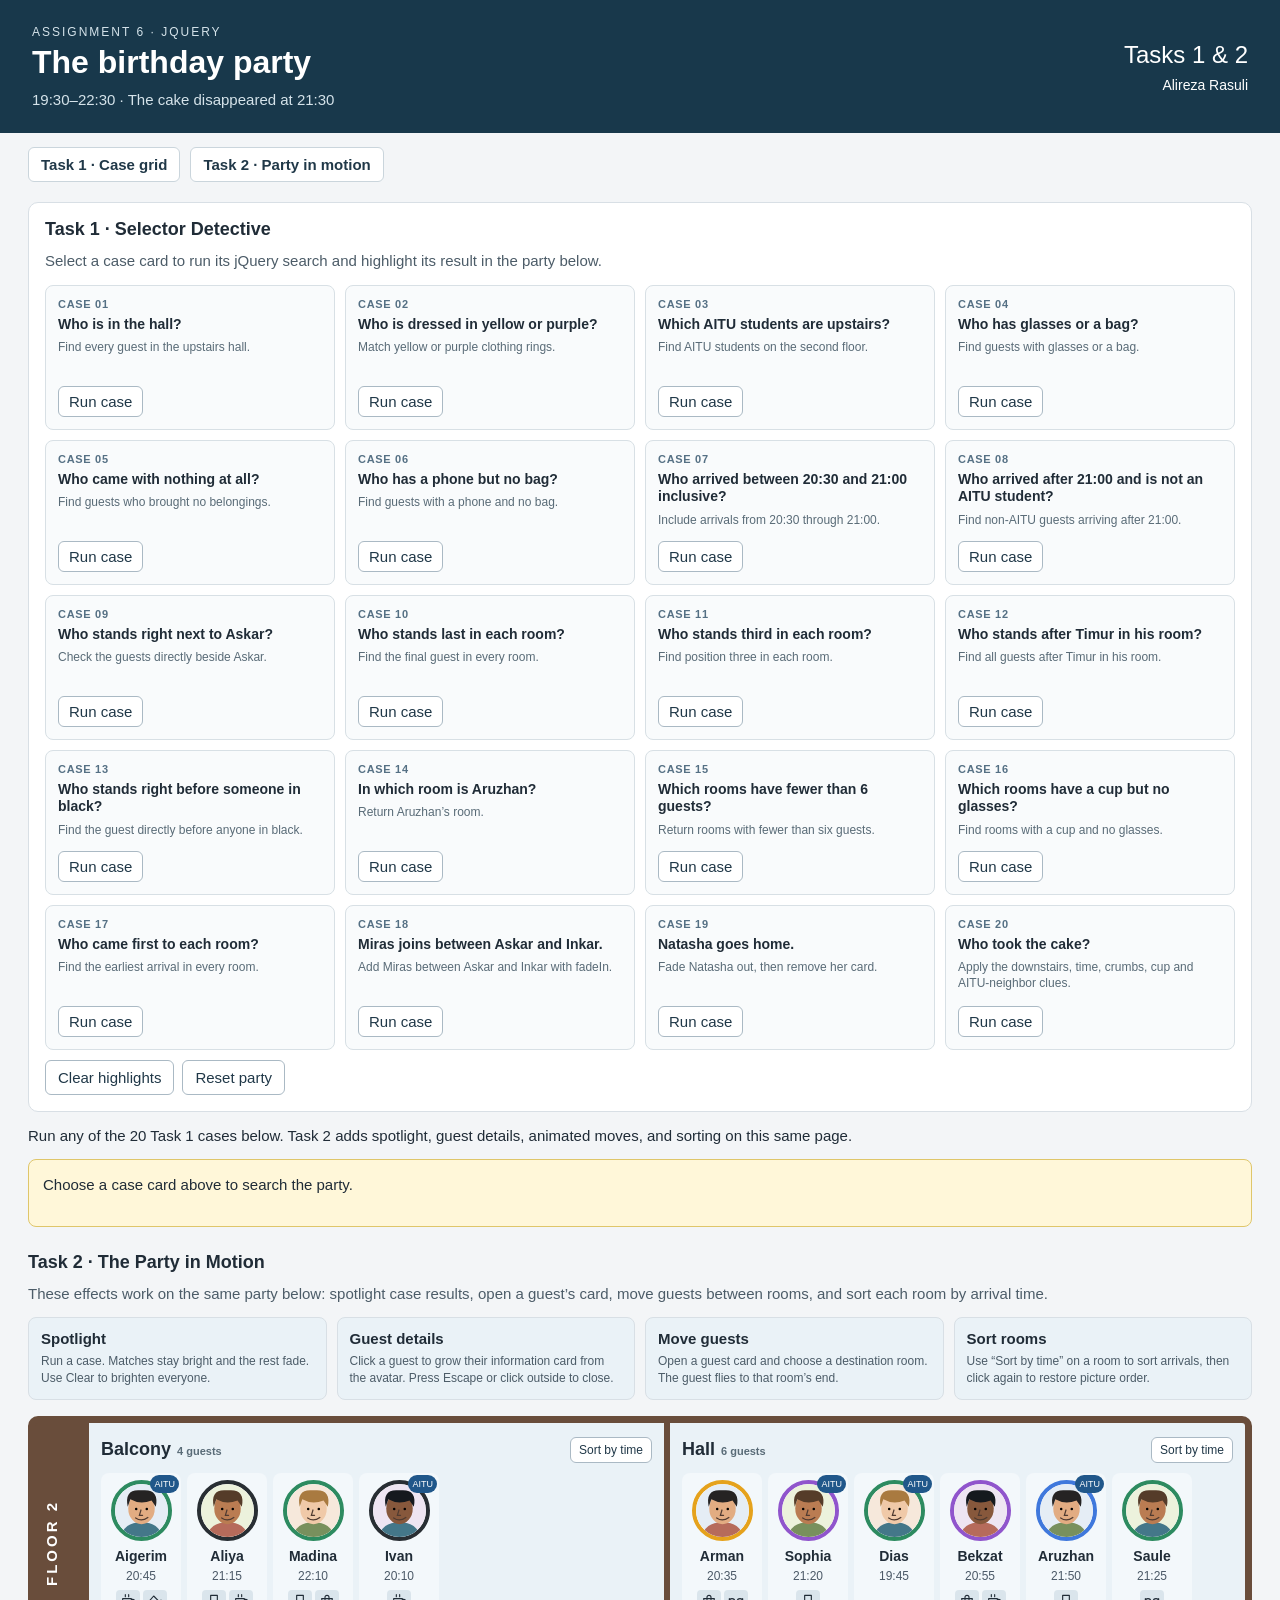
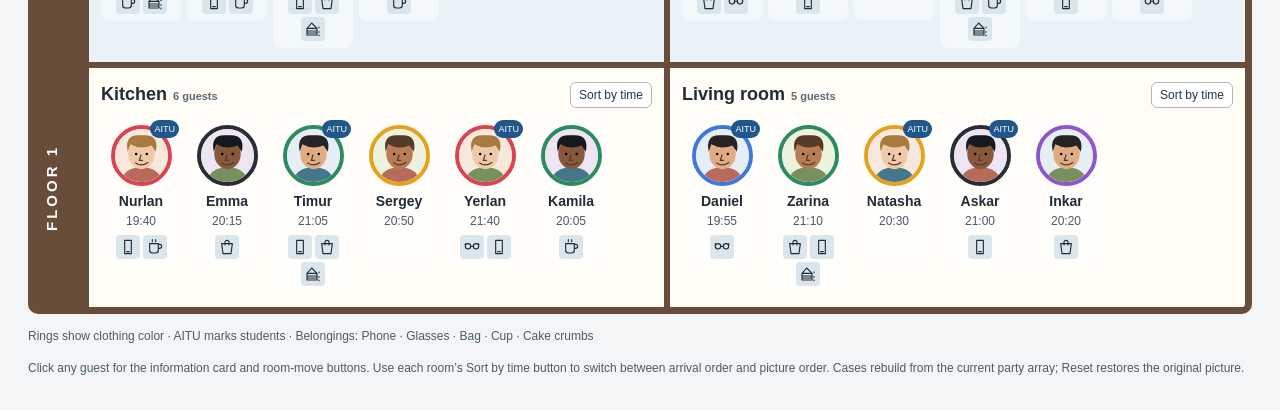
<file: index.html>
<!doctype html>
<html lang="en">
  <head>
    <meta charset="utf-8" />
    <meta name="viewport" content="width=device-width,initial-scale=1" />
    <title>Assignment 6 jQuery | Tasks 1 and 2</title>
    <style>
      * {
        box-sizing: border-box;
      }
      body {
        margin: 0;
        background: #f3f5f7;
        color: #202c37;
        font:
          15px Arial,
          sans-serif;
      }
      header {
        padding: 25px 32px;
        background: #18384b;
        color: white;
        display: flex;
        justify-content: space-between;
        align-items: center;
      }
      h1 {
        font-size: 32px;
        margin: 5px 0 10px;
      }
      header p {
        margin: 0;
        color: #d5e3ea;
      }
      .eyebrow {
        font-size: 12px;
        letter-spacing: 2px;
      }
      .task-label {
        font-size: 24px;
        text-align: right;
      }
      .task-label small {
        display: block;
        font-size: 14px;
        margin-top: 8px;
      }
      main {
        max-width: 1440px;
        margin: auto;
        padding: 20px 28px;
      }
      h2 {
        font-size: 18px;
        margin: 0 0 10px;
      }
      .controls {
        background: white;
        border: 1px solid #d8dfe5;
        border-radius: 10px;
        padding: 16px;
      }
      #case-buttons {
        display: flex;
        flex-wrap: wrap;
        gap: 6px;
      }
      button {
        font: inherit;
        cursor: pointer;
        background: white;
        border: 1px solid #aab9c4;
        border-radius: 6px;
        padding: 8px 12px;
        color: #203848;
      }
      button:hover,
      button:focus-visible {
        background: #e5f0f6;
        outline: 2px solid #91bace;
      }
      button.active {
        background: #18384b;
        color: white;
      }
      .actions {
        display: flex;
        gap: 8px;
        margin-top: 10px;
      }
      #result {
        margin: 14px 0;
        background: #fff7d9;
        border: 1px solid #dfc66a;
        border-radius: 8px;
        padding: 14px;
        min-height: 68px;
        line-height: 1.5;
      }
      #result strong {
        display: block;
      }
      #house {
        border: 7px solid #694d3b;
        border-radius: 10px;
        overflow: hidden;
        background: #694d3b;
      }
      .floor {
        display: grid;
        grid-template-columns: 48px 1fr 1fr;
        gap: 6px;
        margin-bottom: 6px;
      }
      .floor:last-child {
        margin-bottom: 0;
      }
      .floor-label {
        color: white;
        writing-mode: vertical-rl;
        transform: rotate(180deg);
        text-align: center;
        letter-spacing: 3px;
        font-weight: bold;
        padding: 8px;
      }
      .room {
        background: #fffdf6;
        padding: 14px 12px;
        min-width: 0;
      }
      .floor[data-floor="2"] .room {
        background: #eaf2f7;
      }
      .room-title {
        display: flex;
        align-items: center;
        justify-content: space-between;
        gap: 8px;
        margin-bottom: 10px;
      }
      .room-title h2 {
        margin: 0;
      }
      .sort {
        font-size: 12px;
        padding: 5px 8px;
      }
      .guests {
        display: flex;
        align-items: flex-start;
        gap: 6px;
        min-height: 168px;
        position: relative;
      }
      .guest {
        width: 80px;
        flex: 0 0 80px;
        text-align: center;
        position: relative;
        border-radius: 8px;
        padding: 5px 2px;
        cursor: pointer;
        border: 2px solid transparent;
        background: rgba(255, 255, 255, 0.4);
        color: #202c37;
      }
      .guest:focus-visible {
        outline: 2px solid #18384b;
      }
      .avatar {
        width: 61px;
        height: 61px;
        border: 4px solid var(--clothing);
        border-radius: 50%;
        display: block;
        margin: 0 auto 7px;
        background: #fff;
      }
      .guest b {
        display: block;
        font-size: 14px;
        margin-bottom: 5px;
      }
      .time {
        display: block;
        font-size: 12px;
        color: #4b5967;
      }
      .things {
        display: flex;
        justify-content: center;
        gap: 3px;
        flex-wrap: wrap;
        margin-top: 7px;
        min-height: 23px;
      }
      .thing {
        font-size: 10px;
        font-weight: bold;
        display: inline-flex;
        align-items: center;
        justify-content: center;
        border-radius: 4px;
        background: #dae5ec;
        padding: 4px;
      }
      .badge {
        position: absolute;
        right: 0;
        top: 0;
        background: #20578a;
        color: white;
        border-radius: 10px;
        font-size: 9px;
        padding: 4px;
      }
      .found {
        border-color: #ad7800;
        background: #fff0ae;
      }
      .room.found {
        outline: 4px solid #d5a320;
        outline-offset: -5px;
      }
      .legend,
      #task-note {
        font-size: 12px;
        line-height: 1.7;
        color: #4c5c68;
      }
      .flying {
        position: absolute;
        z-index: 50;
        pointer-events: none;
      }
      .slot {
        flex: 0 0 auto;
        height: 160px;
      }
      .info-panel {
        position: absolute;
        z-index: 100;
        background: white;
        border: 2px solid #365d73;
        border-radius: 12px;
        box-shadow: 0 12px 35px #18384b44;
        padding: 20px;
        overflow: hidden;
      }
      .info-panel h2 {
        font-size: 23px;
      }
      .info-panel p {
        line-height: 1.5;
      }
      .info-panel button {
        margin: 3px;
      }
      .info-panel .close {
        float: right;
        padding: 3px 8px;
      }
      .info-panel .detail-avatar {
        width: 70px;
        height: 70px;
      }
      .info-panel .moves {
        margin-top: 12px;
      }
      .info-panel .moves button {
        font-size: 13px;
      }
      .room-count {
        font-size: 11px;
        color: #596b77;
        margin-left: 6px;
      }
      @media (max-width: 1100px) {
        main {
          min-width: 1050px;
        }
        header {
          min-width: 1050px;
        }
        .guest {
          width: 70px;
          flex-basis: 70px;
        }
        .avatar {
          width: 54px;
          height: 54px;
        }
      }
      #case-buttons {
        display: grid;
        grid-template-columns: repeat(4, minmax(0, 1fr));
        gap: 10px;
      }
      .case-tile {
        display: flex;
        flex-direction: column;
        align-items: flex-start;
        gap: 6px;
        background: #f9fbfc;
        border: 1px solid #d8e0e5;
        border-radius: 8px;
        padding: 12px;
        min-height: 145px;
      }
      .case-tile.active {
        border: 2px solid #ad7800;
        background: #fff8df;
      }
      .case-number {
        font-size: 11px;
        letter-spacing: 0.7px;
        font-weight: bold;
        color: #557084;
      }
      .case-tile h3 {
        font-size: 14px;
        line-height: 1.25;
        margin: 0;
      }
      .case-tile p {
        font-size: 12px;
        color: #596b77;
        line-height: 1.35;
        margin: 0 0 5px;
        flex: 1;
      }
      .case-tile button {
        padding: 6px 10px;
      }
      .page-nav {
        display: flex;
        gap: 10px;
        padding: 14px 28px 0;
        max-width: 1440px;
        margin: auto;
      }
      .page-nav a {
        border: 1px solid #cad5dc;
        border-radius: 6px;
        padding: 8px 12px;
        background: #fff;
        text-decoration: none;
        color: #203848;
        font-weight: bold;
      }
      .section-intro {
        color: #4c5c68;
        line-height: 1.5;
        margin: 0 0 12px;
      }
      .task2-panel {
        margin-top: 25px;
      }
      .feature-grid {
        display: grid;
        grid-template-columns: repeat(4, minmax(0, 1fr));
        gap: 10px;
        margin: 12px 0 16px;
      }
      .feature-grid article {
        display: flex;
        flex-direction: column;
        gap: 6px;
        background: #eaf2f7;
        border: 1px solid #d8dfe5;
        border-radius: 8px;
        padding: 12px;
      }
      .feature-grid span {
        font-size: 12px;
        line-height: 1.4;
        color: #4c5c68;
      }
      @media (max-width: 1100px) {
        #case-buttons,
        .feature-grid {
          grid-template-columns: repeat(2, minmax(0, 1fr));
        }
      }
    </style>
  </head>
  <body data-task="2">
    <header>
      <div>
        <p class="eyebrow">ASSIGNMENT 6 · JQUERY</p>
        <h1>The birthday party</h1>
        <p>19:30–22:30 · The cake disappeared at 21:30</p>
      </div>
      <div class="task-label">Tasks 1 &amp; 2<small>Alireza Rasuli</small></div>
    </header>
    <nav class="page-nav">
      <a href="#task1">Task 1 · Case grid</a
      ><a href="#task2">Task 2 · Party in motion</a>
    </nav>
    <main>
      <section class="controls" id="task1" aria-label="Task 1 cases">
        <h2>Task 1 · Selector Detective</h2>
        <p class="section-intro">
          Select a case card to run its jQuery search and highlight its result
          in the party below.
        </p>
        <div id="case-buttons"></div>
        <div class="actions">
          <button id="clear">Clear highlights</button
          ><button id="reset">Reset party</button>
        </div>
      </section>
      <p class="task-note">
        Run any of the 20 Task 1 cases below. Task 2 adds spotlight, guest
        details, animated moves, and sorting on this same page.
      </p>
      <section id="result" role="status" aria-live="polite">
        Choose a case card above to search the party.
      </section>
      <section id="task2" class="task2-panel">
        <h2>Task 2 · The Party in Motion</h2>
        <p class="section-intro">
          These effects work on the same party below: spotlight case results,
          open a guest’s card, move guests between rooms, and sort each room by
          arrival time.
        </p>
        <div class="feature-grid">
          <article>
            <strong>Spotlight</strong
            ><span
              >Run a case. Matches stay bright and the rest fade. Use Clear to
              brighten everyone.</span
            >
          </article>
          <article>
            <strong>Guest details</strong
            ><span
              >Click a guest to grow their information card from the avatar.
              Press Escape or click outside to close.</span
            >
          </article>
          <article>
            <strong>Move guests</strong
            ><span
              >Open a guest card and choose a destination room. The guest flies
              to that room’s end.</span
            >
          </article>
          <article>
            <strong>Sort rooms</strong
            ><span
              >Use “Sort by time” on a room to sort arrivals, then click again
              to restore picture order.</span
            >
          </article>
        </div>
        <div id="house" aria-label="Party house"></div>
        <p class="legend">
          Rings show clothing color · AITU marks students · Belongings: Phone ·
          Glasses · Bag · Cup · Cake crumbs
        </p>
        <p id="task-note"></p>
      </section>
    </main>
    <script>
      /*! jQuery v3.6.0 | (c) OpenJS Foundation and other contributors | jquery.org/license */
      !(function (e, t) {
        "use strict";
        "object" == typeof module && "object" == typeof module.exports
          ? (module.exports = e.document
              ? t(e, !0)
              : function (e) {
                  if (!e.document)
                    throw new Error("jQuery requires a window with a document");
                  return t(e);
                })
          : t(e);
      })("undefined" != typeof window ? window : this, function (C, e) {
        "use strict";
        var t = [],
          r = Object.getPrototypeOf,
          s = t.slice,
          g = t.flat
            ? function (e) {
                return t.flat.call(e);
              }
            : function (e) {
                return t.concat.apply([], e);
              },
          u = t.push,
          i = t.indexOf,
          n = {},
          o = n.toString,
          v = n.hasOwnProperty,
          a = v.toString,
          l = a.call(Object),
          y = {},
          m = function (e) {
            return (
              "function" == typeof e &&
              "number" != typeof e.nodeType &&
              "function" != typeof e.item
            );
          },
          x = function (e) {
            return null != e && e === e.window;
          },
          E = C.document,
          c = { type: !0, src: !0, nonce: !0, noModule: !0 };
        function b(e, t, n) {
          var r,
            i,
            o = (n = n || E).createElement("script");
          if (((o.text = e), t))
            for (r in c)
              (i = t[r] || (t.getAttribute && t.getAttribute(r))) &&
                o.setAttribute(r, i);
          n.head.appendChild(o).parentNode.removeChild(o);
        }
        function w(e) {
          return null == e
            ? e + ""
            : "object" == typeof e || "function" == typeof e
              ? n[o.call(e)] || "object"
              : typeof e;
        }
        var f = "3.6.0",
          S = function (e, t) {
            return new S.fn.init(e, t);
          };
        function p(e) {
          var t = !!e && "length" in e && e.length,
            n = w(e);
          return (
            !m(e) &&
            !x(e) &&
            ("array" === n ||
              0 === t ||
              ("number" == typeof t && 0 < t && t - 1 in e))
          );
        }
        ((S.fn = S.prototype =
          {
            jquery: f,
            constructor: S,
            length: 0,
            toArray: function () {
              return s.call(this);
            },
            get: function (e) {
              return null == e
                ? s.call(this)
                : e < 0
                  ? this[e + this.length]
                  : this[e];
            },
            pushStack: function (e) {
              var t = S.merge(this.constructor(), e);
              return ((t.prevObject = this), t);
            },
            each: function (e) {
              return S.each(this, e);
            },
            map: function (n) {
              return this.pushStack(
                S.map(this, function (e, t) {
                  return n.call(e, t, e);
                }),
              );
            },
            slice: function () {
              return this.pushStack(s.apply(this, arguments));
            },
            first: function () {
              return this.eq(0);
            },
            last: function () {
              return this.eq(-1);
            },
            even: function () {
              return this.pushStack(
                S.grep(this, function (e, t) {
                  return (t + 1) % 2;
                }),
              );
            },
            odd: function () {
              return this.pushStack(
                S.grep(this, function (e, t) {
                  return t % 2;
                }),
              );
            },
            eq: function (e) {
              var t = this.length,
                n = +e + (e < 0 ? t : 0);
              return this.pushStack(0 <= n && n < t ? [this[n]] : []);
            },
            end: function () {
              return this.prevObject || this.constructor();
            },
            push: u,
            sort: t.sort,
            splice: t.splice,
          }),
          (S.extend = S.fn.extend =
            function () {
              var e,
                t,
                n,
                r,
                i,
                o,
                a = arguments[0] || {},
                s = 1,
                u = arguments.length,
                l = !1;
              for (
                "boolean" == typeof a &&
                  ((l = a), (a = arguments[s] || {}), s++),
                  "object" == typeof a || m(a) || (a = {}),
                  s === u && ((a = this), s--);
                s < u;
                s++
              )
                if (null != (e = arguments[s]))
                  for (t in e)
                    ((r = e[t]),
                      "__proto__" !== t &&
                        a !== r &&
                        (l &&
                        r &&
                        (S.isPlainObject(r) || (i = Array.isArray(r)))
                          ? ((n = a[t]),
                            (o =
                              i && !Array.isArray(n)
                                ? []
                                : i || S.isPlainObject(n)
                                  ? n
                                  : {}),
                            (i = !1),
                            (a[t] = S.extend(l, o, r)))
                          : void 0 !== r && (a[t] = r)));
              return a;
            }),
          S.extend({
            expando: "jQuery" + (f + Math.random()).replace(/\D/g, ""),
            isReady: !0,
            error: function (e) {
              throw new Error(e);
            },
            noop: function () {},
            isPlainObject: function (e) {
              var t, n;
              return (
                !(!e || "[object Object]" !== o.call(e)) &&
                (!(t = r(e)) ||
                  ("function" ==
                    typeof (n = v.call(t, "constructor") && t.constructor) &&
                    a.call(n) === l))
              );
            },
            isEmptyObject: function (e) {
              var t;
              for (t in e) return !1;
              return !0;
            },
            globalEval: function (e, t, n) {
              b(e, { nonce: t && t.nonce }, n);
            },
            each: function (e, t) {
              var n,
                r = 0;
              if (p(e)) {
                for (n = e.length; r < n; r++)
                  if (!1 === t.call(e[r], r, e[r])) break;
              } else for (r in e) if (!1 === t.call(e[r], r, e[r])) break;
              return e;
            },
            makeArray: function (e, t) {
              var n = t || [];
              return (
                null != e &&
                  (p(Object(e))
                    ? S.merge(n, "string" == typeof e ? [e] : e)
                    : u.call(n, e)),
                n
              );
            },
            inArray: function (e, t, n) {
              return null == t ? -1 : i.call(t, e, n);
            },
            merge: function (e, t) {
              for (var n = +t.length, r = 0, i = e.length; r < n; r++)
                e[i++] = t[r];
              return ((e.length = i), e);
            },
            grep: function (e, t, n) {
              for (var r = [], i = 0, o = e.length, a = !n; i < o; i++)
                !t(e[i], i) !== a && r.push(e[i]);
              return r;
            },
            map: function (e, t, n) {
              var r,
                i,
                o = 0,
                a = [];
              if (p(e))
                for (r = e.length; o < r; o++)
                  null != (i = t(e[o], o, n)) && a.push(i);
              else for (o in e) null != (i = t(e[o], o, n)) && a.push(i);
              return g(a);
            },
            guid: 1,
            support: y,
          }),
          "function" == typeof Symbol &&
            (S.fn[Symbol.iterator] = t[Symbol.iterator]),
          S.each(
            "Boolean Number String Function Array Date RegExp Object Error Symbol".split(
              " ",
            ),
            function (e, t) {
              n["[object " + t + "]"] = t.toLowerCase();
            },
          ));
        var d = (function (n) {
          var e,
            d,
            b,
            o,
            i,
            h,
            f,
            g,
            w,
            u,
            l,
            T,
            C,
            a,
            E,
            v,
            s,
            c,
            y,
            S = "sizzle" + 1 * new Date(),
            p = n.document,
            k = 0,
            r = 0,
            m = ue(),
            x = ue(),
            A = ue(),
            N = ue(),
            j = function (e, t) {
              return (e === t && (l = !0), 0);
            },
            D = {}.hasOwnProperty,
            t = [],
            q = t.pop,
            L = t.push,
            H = t.push,
            O = t.slice,
            P = function (e, t) {
              for (var n = 0, r = e.length; n < r; n++)
                if (e[n] === t) return n;
              return -1;
            },
            R =
              "checked|selected|async|autofocus|autoplay|controls|defer|disabled|hidden|ismap|loop|multiple|open|readonly|required|scoped",
            M = "[\\x20\\t\\r\\n\\f]",
            I =
              "(?:\\\\[\\da-fA-F]{1,6}" +
              M +
              "?|\\\\[^\\r\\n\\f]|[\\w-]|[^\0-\\x7f])+",
            W =
              "\\[" +
              M +
              "*(" +
              I +
              ")(?:" +
              M +
              "*([*^$|!~]?=)" +
              M +
              "*(?:'((?:\\\\.|[^\\\\'])*)'|\"((?:\\\\.|[^\\\\\"])*)\"|(" +
              I +
              "))|)" +
              M +
              "*\\]",
            F =
              ":(" +
              I +
              ")(?:\\((('((?:\\\\.|[^\\\\'])*)'|\"((?:\\\\.|[^\\\\\"])*)\")|((?:\\\\.|[^\\\\()[\\]]|" +
              W +
              ")*)|.*)\\)|)",
            B = new RegExp(M + "+", "g"),
            $ = new RegExp(
              "^" + M + "+|((?:^|[^\\\\])(?:\\\\.)*)" + M + "+$",
              "g",
            ),
            _ = new RegExp("^" + M + "*," + M + "*"),
            z = new RegExp("^" + M + "*([>+~]|" + M + ")" + M + "*"),
            U = new RegExp(M + "|>"),
            X = new RegExp(F),
            V = new RegExp("^" + I + "$"),
            G = {
              ID: new RegExp("^#(" + I + ")"),
              CLASS: new RegExp("^\\.(" + I + ")"),
              TAG: new RegExp("^(" + I + "|[*])"),
              ATTR: new RegExp("^" + W),
              PSEUDO: new RegExp("^" + F),
              CHILD: new RegExp(
                "^:(only|first|last|nth|nth-last)-(child|of-type)(?:\\(" +
                  M +
                  "*(even|odd|(([+-]|)(\\d*)n|)" +
                  M +
                  "*(?:([+-]|)" +
                  M +
                  "*(\\d+)|))" +
                  M +
                  "*\\)|)",
                "i",
              ),
              bool: new RegExp("^(?:" + R + ")$", "i"),
              needsContext: new RegExp(
                "^" +
                  M +
                  "*[>+~]|:(even|odd|eq|gt|lt|nth|first|last)(?:\\(" +
                  M +
                  "*((?:-\\d)?\\d*)" +
                  M +
                  "*\\)|)(?=[^-]|$)",
                "i",
              ),
            },
            Y = /HTML$/i,
            Q = /^(?:input|select|textarea|button)$/i,
            J = /^h\d$/i,
            K = /^[^{]+\{\s*\[native \w/,
            Z = /^(?:#([\w-]+)|(\w+)|\.([\w-]+))$/,
            ee = /[+~]/,
            te = new RegExp(
              "\\\\[\\da-fA-F]{1,6}" + M + "?|\\\\([^\\r\\n\\f])",
              "g",
            ),
            ne = function (e, t) {
              var n = "0x" + e.slice(1) - 65536;
              return (
                t ||
                (n < 0
                  ? String.fromCharCode(n + 65536)
                  : String.fromCharCode((n >> 10) | 55296, (1023 & n) | 56320))
              );
            },
            re = /([\0-\x1f\x7f]|^-?\d)|^-$|[^\0-\x1f\x7f-\uFFFF\w-]/g,
            ie = function (e, t) {
              return t
                ? "\0" === e
                  ? "�"
                  : e.slice(0, -1) +
                    "\\" +
                    e.charCodeAt(e.length - 1).toString(16) +
                    " "
                : "\\" + e;
            },
            oe = function () {
              T();
            },
            ae = be(
              function (e) {
                return (
                  !0 === e.disabled && "fieldset" === e.nodeName.toLowerCase()
                );
              },
              { dir: "parentNode", next: "legend" },
            );
          try {
            (H.apply((t = O.call(p.childNodes)), p.childNodes),
              t[p.childNodes.length].nodeType);
          } catch (e) {
            H = {
              apply: t.length
                ? function (e, t) {
                    L.apply(e, O.call(t));
                  }
                : function (e, t) {
                    var n = e.length,
                      r = 0;
                    while ((e[n++] = t[r++]));
                    e.length = n - 1;
                  },
            };
          }
          function se(t, e, n, r) {
            var i,
              o,
              a,
              s,
              u,
              l,
              c,
              f = e && e.ownerDocument,
              p = e ? e.nodeType : 9;
            if (
              ((n = n || []),
              "string" != typeof t || !t || (1 !== p && 9 !== p && 11 !== p))
            )
              return n;
            if (!r && (T(e), (e = e || C), E)) {
              if (11 !== p && (u = Z.exec(t)))
                if ((i = u[1])) {
                  if (9 === p) {
                    if (!(a = e.getElementById(i))) return n;
                    if (a.id === i) return (n.push(a), n);
                  } else if (
                    f &&
                    (a = f.getElementById(i)) &&
                    y(e, a) &&
                    a.id === i
                  )
                    return (n.push(a), n);
                } else {
                  if (u[2]) return (H.apply(n, e.getElementsByTagName(t)), n);
                  if (
                    (i = u[3]) &&
                    d.getElementsByClassName &&
                    e.getElementsByClassName
                  )
                    return (H.apply(n, e.getElementsByClassName(i)), n);
                }
              if (
                d.qsa &&
                !N[t + " "] &&
                (!v || !v.test(t)) &&
                (1 !== p || "object" !== e.nodeName.toLowerCase())
              ) {
                if (((c = t), (f = e), 1 === p && (U.test(t) || z.test(t)))) {
                  (((f = (ee.test(t) && ye(e.parentNode)) || e) === e &&
                    d.scope) ||
                    ((s = e.getAttribute("id"))
                      ? (s = s.replace(re, ie))
                      : e.setAttribute("id", (s = S))),
                    (o = (l = h(t)).length));
                  while (o--) l[o] = (s ? "#" + s : ":scope") + " " + xe(l[o]);
                  c = l.join(",");
                }
                try {
                  return (H.apply(n, f.querySelectorAll(c)), n);
                } catch (e) {
                  N(t, !0);
                } finally {
                  s === S && e.removeAttribute("id");
                }
              }
            }
            return g(t.replace($, "$1"), e, n, r);
          }
          function ue() {
            var r = [];
            return function e(t, n) {
              return (
                r.push(t + " ") > b.cacheLength && delete e[r.shift()],
                (e[t + " "] = n)
              );
            };
          }
          function le(e) {
            return ((e[S] = !0), e);
          }
          function ce(e) {
            var t = C.createElement("fieldset");
            try {
              return !!e(t);
            } catch (e) {
              return !1;
            } finally {
              (t.parentNode && t.parentNode.removeChild(t), (t = null));
            }
          }
          function fe(e, t) {
            var n = e.split("|"),
              r = n.length;
            while (r--) b.attrHandle[n[r]] = t;
          }
          function pe(e, t) {
            var n = t && e,
              r =
                n &&
                1 === e.nodeType &&
                1 === t.nodeType &&
                e.sourceIndex - t.sourceIndex;
            if (r) return r;
            if (n) while ((n = n.nextSibling)) if (n === t) return -1;
            return e ? 1 : -1;
          }
          function de(t) {
            return function (e) {
              return "input" === e.nodeName.toLowerCase() && e.type === t;
            };
          }
          function he(n) {
            return function (e) {
              var t = e.nodeName.toLowerCase();
              return ("input" === t || "button" === t) && e.type === n;
            };
          }
          function ge(t) {
            return function (e) {
              return "form" in e
                ? e.parentNode && !1 === e.disabled
                  ? "label" in e
                    ? "label" in e.parentNode
                      ? e.parentNode.disabled === t
                      : e.disabled === t
                    : e.isDisabled === t || (e.isDisabled !== !t && ae(e) === t)
                  : e.disabled === t
                : "label" in e && e.disabled === t;
            };
          }
          function ve(a) {
            return le(function (o) {
              return (
                (o = +o),
                le(function (e, t) {
                  var n,
                    r = a([], e.length, o),
                    i = r.length;
                  while (i--) e[(n = r[i])] && (e[n] = !(t[n] = e[n]));
                })
              );
            });
          }
          function ye(e) {
            return e && "undefined" != typeof e.getElementsByTagName && e;
          }
          for (e in ((d = se.support = {}),
          (i = se.isXML =
            function (e) {
              var t = e && e.namespaceURI,
                n = e && (e.ownerDocument || e).documentElement;
              return !Y.test(t || (n && n.nodeName) || "HTML");
            }),
          (T = se.setDocument =
            function (e) {
              var t,
                n,
                r = e ? e.ownerDocument || e : p;
              return (
                r != C &&
                  9 === r.nodeType &&
                  r.documentElement &&
                  ((a = (C = r).documentElement),
                  (E = !i(C)),
                  p != C &&
                    (n = C.defaultView) &&
                    n.top !== n &&
                    (n.addEventListener
                      ? n.addEventListener("unload", oe, !1)
                      : n.attachEvent && n.attachEvent("onunload", oe)),
                  (d.scope = ce(function (e) {
                    return (
                      a.appendChild(e).appendChild(C.createElement("div")),
                      "undefined" != typeof e.querySelectorAll &&
                        !e.querySelectorAll(":scope fieldset div").length
                    );
                  })),
                  (d.attributes = ce(function (e) {
                    return ((e.className = "i"), !e.getAttribute("className"));
                  })),
                  (d.getElementsByTagName = ce(function (e) {
                    return (
                      e.appendChild(C.createComment("")),
                      !e.getElementsByTagName("*").length
                    );
                  })),
                  (d.getElementsByClassName = K.test(C.getElementsByClassName)),
                  (d.getById = ce(function (e) {
                    return (
                      (a.appendChild(e).id = S),
                      !C.getElementsByName || !C.getElementsByName(S).length
                    );
                  })),
                  d.getById
                    ? ((b.filter.ID = function (e) {
                        var t = e.replace(te, ne);
                        return function (e) {
                          return e.getAttribute("id") === t;
                        };
                      }),
                      (b.find.ID = function (e, t) {
                        if ("undefined" != typeof t.getElementById && E) {
                          var n = t.getElementById(e);
                          return n ? [n] : [];
                        }
                      }))
                    : ((b.filter.ID = function (e) {
                        var n = e.replace(te, ne);
                        return function (e) {
                          var t =
                            "undefined" != typeof e.getAttributeNode &&
                            e.getAttributeNode("id");
                          return t && t.value === n;
                        };
                      }),
                      (b.find.ID = function (e, t) {
                        if ("undefined" != typeof t.getElementById && E) {
                          var n,
                            r,
                            i,
                            o = t.getElementById(e);
                          if (o) {
                            if ((n = o.getAttributeNode("id")) && n.value === e)
                              return [o];
                            ((i = t.getElementsByName(e)), (r = 0));
                            while ((o = i[r++]))
                              if (
                                (n = o.getAttributeNode("id")) &&
                                n.value === e
                              )
                                return [o];
                          }
                          return [];
                        }
                      })),
                  (b.find.TAG = d.getElementsByTagName
                    ? function (e, t) {
                        return "undefined" != typeof t.getElementsByTagName
                          ? t.getElementsByTagName(e)
                          : d.qsa
                            ? t.querySelectorAll(e)
                            : void 0;
                      }
                    : function (e, t) {
                        var n,
                          r = [],
                          i = 0,
                          o = t.getElementsByTagName(e);
                        if ("*" === e) {
                          while ((n = o[i++])) 1 === n.nodeType && r.push(n);
                          return r;
                        }
                        return o;
                      }),
                  (b.find.CLASS =
                    d.getElementsByClassName &&
                    function (e, t) {
                      if ("undefined" != typeof t.getElementsByClassName && E)
                        return t.getElementsByClassName(e);
                    }),
                  (s = []),
                  (v = []),
                  (d.qsa = K.test(C.querySelectorAll)) &&
                    (ce(function (e) {
                      var t;
                      ((a.appendChild(e).innerHTML =
                        "<a id='" +
                        S +
                        "'></a><select id='" +
                        S +
                        "-\r\\' msallowcapture=''><option selected=''></option></select>"),
                        e.querySelectorAll("[msallowcapture^='']").length &&
                          v.push("[*^$]=" + M + "*(?:''|\"\")"),
                        e.querySelectorAll("[selected]").length ||
                          v.push("\\[" + M + "*(?:value|" + R + ")"),
                        e.querySelectorAll("[id~=" + S + "-]").length ||
                          v.push("~="),
                        (t = C.createElement("input")).setAttribute("name", ""),
                        e.appendChild(t),
                        e.querySelectorAll("[name='']").length ||
                          v.push(
                            "\\[" + M + "*name" + M + "*=" + M + "*(?:''|\"\")",
                          ),
                        e.querySelectorAll(":checked").length ||
                          v.push(":checked"),
                        e.querySelectorAll("a#" + S + "+*").length ||
                          v.push(".#.+[+~]"),
                        e.querySelectorAll("\\\f"),
                        v.push("[\\r\\n\\f]"));
                    }),
                    ce(function (e) {
                      e.innerHTML =
                        "<a href='' disabled='disabled'></a><select disabled='disabled'><option/></select>";
                      var t = C.createElement("input");
                      (t.setAttribute("type", "hidden"),
                        e.appendChild(t).setAttribute("name", "D"),
                        e.querySelectorAll("[name=d]").length &&
                          v.push("name" + M + "*[*^$|!~]?="),
                        2 !== e.querySelectorAll(":enabled").length &&
                          v.push(":enabled", ":disabled"),
                        (a.appendChild(e).disabled = !0),
                        2 !== e.querySelectorAll(":disabled").length &&
                          v.push(":enabled", ":disabled"),
                        e.querySelectorAll("*,:x"),
                        v.push(",.*:"));
                    })),
                  (d.matchesSelector = K.test(
                    (c =
                      a.matches ||
                      a.webkitMatchesSelector ||
                      a.mozMatchesSelector ||
                      a.oMatchesSelector ||
                      a.msMatchesSelector),
                  )) &&
                    ce(function (e) {
                      ((d.disconnectedMatch = c.call(e, "*")),
                        c.call(e, "[s!='']:x"),
                        s.push("!=", F));
                    }),
                  (v = v.length && new RegExp(v.join("|"))),
                  (s = s.length && new RegExp(s.join("|"))),
                  (t = K.test(a.compareDocumentPosition)),
                  (y =
                    t || K.test(a.contains)
                      ? function (e, t) {
                          var n = 9 === e.nodeType ? e.documentElement : e,
                            r = t && t.parentNode;
                          return (
                            e === r ||
                            !(
                              !r ||
                              1 !== r.nodeType ||
                              !(n.contains
                                ? n.contains(r)
                                : e.compareDocumentPosition &&
                                  16 & e.compareDocumentPosition(r))
                            )
                          );
                        }
                      : function (e, t) {
                          if (t)
                            while ((t = t.parentNode)) if (t === e) return !0;
                          return !1;
                        }),
                  (j = t
                    ? function (e, t) {
                        if (e === t) return ((l = !0), 0);
                        var n =
                          !e.compareDocumentPosition -
                          !t.compareDocumentPosition;
                        return (
                          n ||
                          (1 &
                            (n =
                              (e.ownerDocument || e) == (t.ownerDocument || t)
                                ? e.compareDocumentPosition(t)
                                : 1) ||
                          (!d.sortDetached &&
                            t.compareDocumentPosition(e) === n)
                            ? e == C || (e.ownerDocument == p && y(p, e))
                              ? -1
                              : t == C || (t.ownerDocument == p && y(p, t))
                                ? 1
                                : u
                                  ? P(u, e) - P(u, t)
                                  : 0
                            : 4 & n
                              ? -1
                              : 1)
                        );
                      }
                    : function (e, t) {
                        if (e === t) return ((l = !0), 0);
                        var n,
                          r = 0,
                          i = e.parentNode,
                          o = t.parentNode,
                          a = [e],
                          s = [t];
                        if (!i || !o)
                          return e == C
                            ? -1
                            : t == C
                              ? 1
                              : i
                                ? -1
                                : o
                                  ? 1
                                  : u
                                    ? P(u, e) - P(u, t)
                                    : 0;
                        if (i === o) return pe(e, t);
                        n = e;
                        while ((n = n.parentNode)) a.unshift(n);
                        n = t;
                        while ((n = n.parentNode)) s.unshift(n);
                        while (a[r] === s[r]) r++;
                        return r
                          ? pe(a[r], s[r])
                          : a[r] == p
                            ? -1
                            : s[r] == p
                              ? 1
                              : 0;
                      })),
                C
              );
            }),
          (se.matches = function (e, t) {
            return se(e, null, null, t);
          }),
          (se.matchesSelector = function (e, t) {
            if (
              (T(e),
              d.matchesSelector &&
                E &&
                !N[t + " "] &&
                (!s || !s.test(t)) &&
                (!v || !v.test(t)))
            )
              try {
                var n = c.call(e, t);
                if (
                  n ||
                  d.disconnectedMatch ||
                  (e.document && 11 !== e.document.nodeType)
                )
                  return n;
              } catch (e) {
                N(t, !0);
              }
            return 0 < se(t, C, null, [e]).length;
          }),
          (se.contains = function (e, t) {
            return ((e.ownerDocument || e) != C && T(e), y(e, t));
          }),
          (se.attr = function (e, t) {
            (e.ownerDocument || e) != C && T(e);
            var n = b.attrHandle[t.toLowerCase()],
              r =
                n && D.call(b.attrHandle, t.toLowerCase())
                  ? n(e, t, !E)
                  : void 0;
            return void 0 !== r
              ? r
              : d.attributes || !E
                ? e.getAttribute(t)
                : (r = e.getAttributeNode(t)) && r.specified
                  ? r.value
                  : null;
          }),
          (se.escape = function (e) {
            return (e + "").replace(re, ie);
          }),
          (se.error = function (e) {
            throw new Error("Syntax error, unrecognized expression: " + e);
          }),
          (se.uniqueSort = function (e) {
            var t,
              n = [],
              r = 0,
              i = 0;
            if (
              ((l = !d.detectDuplicates),
              (u = !d.sortStable && e.slice(0)),
              e.sort(j),
              l)
            ) {
              while ((t = e[i++])) t === e[i] && (r = n.push(i));
              while (r--) e.splice(n[r], 1);
            }
            return ((u = null), e);
          }),
          (o = se.getText =
            function (e) {
              var t,
                n = "",
                r = 0,
                i = e.nodeType;
              if (i) {
                if (1 === i || 9 === i || 11 === i) {
                  if ("string" == typeof e.textContent) return e.textContent;
                  for (e = e.firstChild; e; e = e.nextSibling) n += o(e);
                } else if (3 === i || 4 === i) return e.nodeValue;
              } else while ((t = e[r++])) n += o(t);
              return n;
            }),
          ((b = se.selectors =
            {
              cacheLength: 50,
              createPseudo: le,
              match: G,
              attrHandle: {},
              find: {},
              relative: {
                ">": { dir: "parentNode", first: !0 },
                " ": { dir: "parentNode" },
                "+": { dir: "previousSibling", first: !0 },
                "~": { dir: "previousSibling" },
              },
              preFilter: {
                ATTR: function (e) {
                  return (
                    (e[1] = e[1].replace(te, ne)),
                    (e[3] = (e[3] || e[4] || e[5] || "").replace(te, ne)),
                    "~=" === e[2] && (e[3] = " " + e[3] + " "),
                    e.slice(0, 4)
                  );
                },
                CHILD: function (e) {
                  return (
                    (e[1] = e[1].toLowerCase()),
                    "nth" === e[1].slice(0, 3)
                      ? (e[3] || se.error(e[0]),
                        (e[4] = +(e[4]
                          ? e[5] + (e[6] || 1)
                          : 2 * ("even" === e[3] || "odd" === e[3]))),
                        (e[5] = +(e[7] + e[8] || "odd" === e[3])))
                      : e[3] && se.error(e[0]),
                    e
                  );
                },
                PSEUDO: function (e) {
                  var t,
                    n = !e[6] && e[2];
                  return G.CHILD.test(e[0])
                    ? null
                    : (e[3]
                        ? (e[2] = e[4] || e[5] || "")
                        : n &&
                          X.test(n) &&
                          (t = h(n, !0)) &&
                          (t = n.indexOf(")", n.length - t) - n.length) &&
                          ((e[0] = e[0].slice(0, t)), (e[2] = n.slice(0, t))),
                      e.slice(0, 3));
                },
              },
              filter: {
                TAG: function (e) {
                  var t = e.replace(te, ne).toLowerCase();
                  return "*" === e
                    ? function () {
                        return !0;
                      }
                    : function (e) {
                        return e.nodeName && e.nodeName.toLowerCase() === t;
                      };
                },
                CLASS: function (e) {
                  var t = m[e + " "];
                  return (
                    t ||
                    ((t = new RegExp("(^|" + M + ")" + e + "(" + M + "|$)")) &&
                      m(e, function (e) {
                        return t.test(
                          ("string" == typeof e.className && e.className) ||
                            ("undefined" != typeof e.getAttribute &&
                              e.getAttribute("class")) ||
                            "",
                        );
                      }))
                  );
                },
                ATTR: function (n, r, i) {
                  return function (e) {
                    var t = se.attr(e, n);
                    return null == t
                      ? "!=" === r
                      : !r ||
                          ((t += ""),
                          "=" === r
                            ? t === i
                            : "!=" === r
                              ? t !== i
                              : "^=" === r
                                ? i && 0 === t.indexOf(i)
                                : "*=" === r
                                  ? i && -1 < t.indexOf(i)
                                  : "$=" === r
                                    ? i && t.slice(-i.length) === i
                                    : "~=" === r
                                      ? -1 <
                                        (" " + t.replace(B, " ") + " ").indexOf(
                                          i,
                                        )
                                      : "|=" === r &&
                                        (t === i ||
                                          t.slice(0, i.length + 1) ===
                                            i + "-"));
                  };
                },
                CHILD: function (h, e, t, g, v) {
                  var y = "nth" !== h.slice(0, 3),
                    m = "last" !== h.slice(-4),
                    x = "of-type" === e;
                  return 1 === g && 0 === v
                    ? function (e) {
                        return !!e.parentNode;
                      }
                    : function (e, t, n) {
                        var r,
                          i,
                          o,
                          a,
                          s,
                          u,
                          l = y !== m ? "nextSibling" : "previousSibling",
                          c = e.parentNode,
                          f = x && e.nodeName.toLowerCase(),
                          p = !n && !x,
                          d = !1;
                        if (c) {
                          if (y) {
                            while (l) {
                              a = e;
                              while ((a = a[l]))
                                if (
                                  x
                                    ? a.nodeName.toLowerCase() === f
                                    : 1 === a.nodeType
                                )
                                  return !1;
                              u = l = "only" === h && !u && "nextSibling";
                            }
                            return !0;
                          }
                          if (
                            ((u = [m ? c.firstChild : c.lastChild]), m && p)
                          ) {
                            ((d =
                              (s =
                                (r =
                                  (i =
                                    (o = (a = c)[S] || (a[S] = {}))[
                                      a.uniqueID
                                    ] || (o[a.uniqueID] = {}))[h] || [])[0] ===
                                  k && r[1]) && r[2]),
                              (a = s && c.childNodes[s]));
                            while (
                              (a = (++s && a && a[l]) || (d = s = 0) || u.pop())
                            )
                              if (1 === a.nodeType && ++d && a === e) {
                                i[h] = [k, s, d];
                                break;
                              }
                          } else if (
                            (p &&
                              (d = s =
                                (r =
                                  (i =
                                    (o = (a = e)[S] || (a[S] = {}))[
                                      a.uniqueID
                                    ] || (o[a.uniqueID] = {}))[h] || [])[0] ===
                                  k && r[1]),
                            !1 === d)
                          )
                            while (
                              (a = (++s && a && a[l]) || (d = s = 0) || u.pop())
                            )
                              if (
                                (x
                                  ? a.nodeName.toLowerCase() === f
                                  : 1 === a.nodeType) &&
                                ++d &&
                                (p &&
                                  ((i =
                                    (o = a[S] || (a[S] = {}))[a.uniqueID] ||
                                    (o[a.uniqueID] = {}))[h] = [k, d]),
                                a === e)
                              )
                                break;
                          return (d -= v) === g || (d % g == 0 && 0 <= d / g);
                        }
                      };
                },
                PSEUDO: function (e, o) {
                  var t,
                    a =
                      b.pseudos[e] ||
                      b.setFilters[e.toLowerCase()] ||
                      se.error("unsupported pseudo: " + e);
                  return a[S]
                    ? a(o)
                    : 1 < a.length
                      ? ((t = [e, e, "", o]),
                        b.setFilters.hasOwnProperty(e.toLowerCase())
                          ? le(function (e, t) {
                              var n,
                                r = a(e, o),
                                i = r.length;
                              while (i--) e[(n = P(e, r[i]))] = !(t[n] = r[i]);
                            })
                          : function (e) {
                              return a(e, 0, t);
                            })
                      : a;
                },
              },
              pseudos: {
                not: le(function (e) {
                  var r = [],
                    i = [],
                    s = f(e.replace($, "$1"));
                  return s[S]
                    ? le(function (e, t, n, r) {
                        var i,
                          o = s(e, null, r, []),
                          a = e.length;
                        while (a--) (i = o[a]) && (e[a] = !(t[a] = i));
                      })
                    : function (e, t, n) {
                        return (
                          (r[0] = e),
                          s(r, null, n, i),
                          (r[0] = null),
                          !i.pop()
                        );
                      };
                }),
                has: le(function (t) {
                  return function (e) {
                    return 0 < se(t, e).length;
                  };
                }),
                contains: le(function (t) {
                  return (
                    (t = t.replace(te, ne)),
                    function (e) {
                      return -1 < (e.textContent || o(e)).indexOf(t);
                    }
                  );
                }),
                lang: le(function (n) {
                  return (
                    V.test(n || "") || se.error("unsupported lang: " + n),
                    (n = n.replace(te, ne).toLowerCase()),
                    function (e) {
                      var t;
                      do {
                        if (
                          (t = E
                            ? e.lang
                            : e.getAttribute("xml:lang") ||
                              e.getAttribute("lang"))
                        )
                          return (
                            (t = t.toLowerCase()) === n ||
                            0 === t.indexOf(n + "-")
                          );
                      } while ((e = e.parentNode) && 1 === e.nodeType);
                      return !1;
                    }
                  );
                }),
                target: function (e) {
                  var t = n.location && n.location.hash;
                  return t && t.slice(1) === e.id;
                },
                root: function (e) {
                  return e === a;
                },
                focus: function (e) {
                  return (
                    e === C.activeElement &&
                    (!C.hasFocus || C.hasFocus()) &&
                    !!(e.type || e.href || ~e.tabIndex)
                  );
                },
                enabled: ge(!1),
                disabled: ge(!0),
                checked: function (e) {
                  var t = e.nodeName.toLowerCase();
                  return (
                    ("input" === t && !!e.checked) ||
                    ("option" === t && !!e.selected)
                  );
                },
                selected: function (e) {
                  return (
                    e.parentNode && e.parentNode.selectedIndex,
                    !0 === e.selected
                  );
                },
                empty: function (e) {
                  for (e = e.firstChild; e; e = e.nextSibling)
                    if (e.nodeType < 6) return !1;
                  return !0;
                },
                parent: function (e) {
                  return !b.pseudos.empty(e);
                },
                header: function (e) {
                  return J.test(e.nodeName);
                },
                input: function (e) {
                  return Q.test(e.nodeName);
                },
                button: function (e) {
                  var t = e.nodeName.toLowerCase();
                  return (
                    ("input" === t && "button" === e.type) || "button" === t
                  );
                },
                text: function (e) {
                  var t;
                  return (
                    "input" === e.nodeName.toLowerCase() &&
                    "text" === e.type &&
                    (null == (t = e.getAttribute("type")) ||
                      "text" === t.toLowerCase())
                  );
                },
                first: ve(function () {
                  return [0];
                }),
                last: ve(function (e, t) {
                  return [t - 1];
                }),
                eq: ve(function (e, t, n) {
                  return [n < 0 ? n + t : n];
                }),
                even: ve(function (e, t) {
                  for (var n = 0; n < t; n += 2) e.push(n);
                  return e;
                }),
                odd: ve(function (e, t) {
                  for (var n = 1; n < t; n += 2) e.push(n);
                  return e;
                }),
                lt: ve(function (e, t, n) {
                  for (var r = n < 0 ? n + t : t < n ? t : n; 0 <= --r; )
                    e.push(r);
                  return e;
                }),
                gt: ve(function (e, t, n) {
                  for (var r = n < 0 ? n + t : n; ++r < t; ) e.push(r);
                  return e;
                }),
              },
            }).pseudos.nth = b.pseudos.eq),
          { radio: !0, checkbox: !0, file: !0, password: !0, image: !0 }))
            b.pseudos[e] = de(e);
          for (e in { submit: !0, reset: !0 }) b.pseudos[e] = he(e);
          function me() {}
          function xe(e) {
            for (var t = 0, n = e.length, r = ""; t < n; t++) r += e[t].value;
            return r;
          }
          function be(s, e, t) {
            var u = e.dir,
              l = e.next,
              c = l || u,
              f = t && "parentNode" === c,
              p = r++;
            return e.first
              ? function (e, t, n) {
                  while ((e = e[u]))
                    if (1 === e.nodeType || f) return s(e, t, n);
                  return !1;
                }
              : function (e, t, n) {
                  var r,
                    i,
                    o,
                    a = [k, p];
                  if (n) {
                    while ((e = e[u]))
                      if ((1 === e.nodeType || f) && s(e, t, n)) return !0;
                  } else
                    while ((e = e[u]))
                      if (1 === e.nodeType || f)
                        if (
                          ((i =
                            (o = e[S] || (e[S] = {}))[e.uniqueID] ||
                            (o[e.uniqueID] = {})),
                          l && l === e.nodeName.toLowerCase())
                        )
                          e = e[u] || e;
                        else {
                          if ((r = i[c]) && r[0] === k && r[1] === p)
                            return (a[2] = r[2]);
                          if (((i[c] = a)[2] = s(e, t, n))) return !0;
                        }
                  return !1;
                };
          }
          function we(i) {
            return 1 < i.length
              ? function (e, t, n) {
                  var r = i.length;
                  while (r--) if (!i[r](e, t, n)) return !1;
                  return !0;
                }
              : i[0];
          }
          function Te(e, t, n, r, i) {
            for (var o, a = [], s = 0, u = e.length, l = null != t; s < u; s++)
              (o = e[s]) && ((n && !n(o, r, i)) || (a.push(o), l && t.push(s)));
            return a;
          }
          function Ce(d, h, g, v, y, e) {
            return (
              v && !v[S] && (v = Ce(v)),
              y && !y[S] && (y = Ce(y, e)),
              le(function (e, t, n, r) {
                var i,
                  o,
                  a,
                  s = [],
                  u = [],
                  l = t.length,
                  c =
                    e ||
                    (function (e, t, n) {
                      for (var r = 0, i = t.length; r < i; r++) se(e, t[r], n);
                      return n;
                    })(h || "*", n.nodeType ? [n] : n, []),
                  f = !d || (!e && h) ? c : Te(c, s, d, n, r),
                  p = g ? (y || (e ? d : l || v) ? [] : t) : f;
                if ((g && g(f, p, n, r), v)) {
                  ((i = Te(p, u)), v(i, [], n, r), (o = i.length));
                  while (o--) (a = i[o]) && (p[u[o]] = !(f[u[o]] = a));
                }
                if (e) {
                  if (y || d) {
                    if (y) {
                      ((i = []), (o = p.length));
                      while (o--) (a = p[o]) && i.push((f[o] = a));
                      y(null, (p = []), i, r);
                    }
                    o = p.length;
                    while (o--)
                      (a = p[o]) &&
                        -1 < (i = y ? P(e, a) : s[o]) &&
                        (e[i] = !(t[i] = a));
                  }
                } else
                  ((p = Te(p === t ? p.splice(l, p.length) : p)),
                    y ? y(null, t, p, r) : H.apply(t, p));
              })
            );
          }
          function Ee(e) {
            for (
              var i,
                t,
                n,
                r = e.length,
                o = b.relative[e[0].type],
                a = o || b.relative[" "],
                s = o ? 1 : 0,
                u = be(
                  function (e) {
                    return e === i;
                  },
                  a,
                  !0,
                ),
                l = be(
                  function (e) {
                    return -1 < P(i, e);
                  },
                  a,
                  !0,
                ),
                c = [
                  function (e, t, n) {
                    var r =
                      (!o && (n || t !== w)) ||
                      ((i = t).nodeType ? u(e, t, n) : l(e, t, n));
                    return ((i = null), r);
                  },
                ];
              s < r;
              s++
            )
              if ((t = b.relative[e[s].type])) c = [be(we(c), t)];
              else {
                if ((t = b.filter[e[s].type].apply(null, e[s].matches))[S]) {
                  for (n = ++s; n < r; n++) if (b.relative[e[n].type]) break;
                  return Ce(
                    1 < s && we(c),
                    1 < s &&
                      xe(
                        e
                          .slice(0, s - 1)
                          .concat({ value: " " === e[s - 2].type ? "*" : "" }),
                      ).replace($, "$1"),
                    t,
                    s < n && Ee(e.slice(s, n)),
                    n < r && Ee((e = e.slice(n))),
                    n < r && xe(e),
                  );
                }
                c.push(t);
              }
            return we(c);
          }
          return (
            (me.prototype = b.filters = b.pseudos),
            (b.setFilters = new me()),
            (h = se.tokenize =
              function (e, t) {
                var n,
                  r,
                  i,
                  o,
                  a,
                  s,
                  u,
                  l = x[e + " "];
                if (l) return t ? 0 : l.slice(0);
                ((a = e), (s = []), (u = b.preFilter));
                while (a) {
                  for (o in ((n && !(r = _.exec(a))) ||
                    (r && (a = a.slice(r[0].length) || a), s.push((i = []))),
                  (n = !1),
                  (r = z.exec(a)) &&
                    ((n = r.shift()),
                    i.push({ value: n, type: r[0].replace($, " ") }),
                    (a = a.slice(n.length))),
                  b.filter))
                    !(r = G[o].exec(a)) ||
                      (u[o] && !(r = u[o](r))) ||
                      ((n = r.shift()),
                      i.push({ value: n, type: o, matches: r }),
                      (a = a.slice(n.length)));
                  if (!n) break;
                }
                return t ? a.length : a ? se.error(e) : x(e, s).slice(0);
              }),
            (f = se.compile =
              function (e, t) {
                var n,
                  v,
                  y,
                  m,
                  x,
                  r,
                  i = [],
                  o = [],
                  a = A[e + " "];
                if (!a) {
                  (t || (t = h(e)), (n = t.length));
                  while (n--) (a = Ee(t[n]))[S] ? i.push(a) : o.push(a);
                  (a = A(
                    e,
                    ((v = o),
                    (m = 0 < (y = i).length),
                    (x = 0 < v.length),
                    (r = function (e, t, n, r, i) {
                      var o,
                        a,
                        s,
                        u = 0,
                        l = "0",
                        c = e && [],
                        f = [],
                        p = w,
                        d = e || (x && b.find.TAG("*", i)),
                        h = (k += null == p ? 1 : Math.random() || 0.1),
                        g = d.length;
                      for (
                        i && (w = t == C || t || i);
                        l !== g && null != (o = d[l]);
                        l++
                      ) {
                        if (x && o) {
                          ((a = 0),
                            t || o.ownerDocument == C || (T(o), (n = !E)));
                          while ((s = v[a++]))
                            if (s(o, t || C, n)) {
                              r.push(o);
                              break;
                            }
                          i && (k = h);
                        }
                        m && ((o = !s && o) && u--, e && c.push(o));
                      }
                      if (((u += l), m && l !== u)) {
                        a = 0;
                        while ((s = y[a++])) s(c, f, t, n);
                        if (e) {
                          if (0 < u)
                            while (l--) c[l] || f[l] || (f[l] = q.call(r));
                          f = Te(f);
                        }
                        (H.apply(r, f),
                          i &&
                            !e &&
                            0 < f.length &&
                            1 < u + y.length &&
                            se.uniqueSort(r));
                      }
                      return (i && ((k = h), (w = p)), c);
                    }),
                    m ? le(r) : r),
                  )).selector = e;
                }
                return a;
              }),
            (g = se.select =
              function (e, t, n, r) {
                var i,
                  o,
                  a,
                  s,
                  u,
                  l = "function" == typeof e && e,
                  c = !r && h((e = l.selector || e));
                if (((n = n || []), 1 === c.length)) {
                  if (
                    2 < (o = c[0] = c[0].slice(0)).length &&
                    "ID" === (a = o[0]).type &&
                    9 === t.nodeType &&
                    E &&
                    b.relative[o[1].type]
                  ) {
                    if (
                      !(t = (b.find.ID(a.matches[0].replace(te, ne), t) ||
                        [])[0])
                    )
                      return n;
                    (l && (t = t.parentNode),
                      (e = e.slice(o.shift().value.length)));
                  }
                  i = G.needsContext.test(e) ? 0 : o.length;
                  while (i--) {
                    if (((a = o[i]), b.relative[(s = a.type)])) break;
                    if (
                      (u = b.find[s]) &&
                      (r = u(
                        a.matches[0].replace(te, ne),
                        (ee.test(o[0].type) && ye(t.parentNode)) || t,
                      ))
                    ) {
                      if ((o.splice(i, 1), !(e = r.length && xe(o))))
                        return (H.apply(n, r), n);
                      break;
                    }
                  }
                }
                return (
                  (l || f(e, c))(
                    r,
                    t,
                    !E,
                    n,
                    !t || (ee.test(e) && ye(t.parentNode)) || t,
                  ),
                  n
                );
              }),
            (d.sortStable = S.split("").sort(j).join("") === S),
            (d.detectDuplicates = !!l),
            T(),
            (d.sortDetached = ce(function (e) {
              return 1 & e.compareDocumentPosition(C.createElement("fieldset"));
            })),
            ce(function (e) {
              return (
                (e.innerHTML = "<a href='#'></a>"),
                "#" === e.firstChild.getAttribute("href")
              );
            }) ||
              fe("type|href|height|width", function (e, t, n) {
                if (!n)
                  return e.getAttribute(t, "type" === t.toLowerCase() ? 1 : 2);
              }),
            (d.attributes &&
              ce(function (e) {
                return (
                  (e.innerHTML = "<input/>"),
                  e.firstChild.setAttribute("value", ""),
                  "" === e.firstChild.getAttribute("value")
                );
              })) ||
              fe("value", function (e, t, n) {
                if (!n && "input" === e.nodeName.toLowerCase())
                  return e.defaultValue;
              }),
            ce(function (e) {
              return null == e.getAttribute("disabled");
            }) ||
              fe(R, function (e, t, n) {
                var r;
                if (!n)
                  return !0 === e[t]
                    ? t.toLowerCase()
                    : (r = e.getAttributeNode(t)) && r.specified
                      ? r.value
                      : null;
              }),
            se
          );
        })(C);
        ((S.find = d),
          (S.expr = d.selectors),
          (S.expr[":"] = S.expr.pseudos),
          (S.uniqueSort = S.unique = d.uniqueSort),
          (S.text = d.getText),
          (S.isXMLDoc = d.isXML),
          (S.contains = d.contains),
          (S.escapeSelector = d.escape));
        var h = function (e, t, n) {
            var r = [],
              i = void 0 !== n;
            while ((e = e[t]) && 9 !== e.nodeType)
              if (1 === e.nodeType) {
                if (i && S(e).is(n)) break;
                r.push(e);
              }
            return r;
          },
          T = function (e, t) {
            for (var n = []; e; e = e.nextSibling)
              1 === e.nodeType && e !== t && n.push(e);
            return n;
          },
          k = S.expr.match.needsContext;
        function A(e, t) {
          return e.nodeName && e.nodeName.toLowerCase() === t.toLowerCase();
        }
        var N =
          /^<([a-z][^\/\0>:\x20\t\r\n\f]*)[\x20\t\r\n\f]*\/?>(?:<\/\1>|)$/i;
        function j(e, n, r) {
          return m(n)
            ? S.grep(e, function (e, t) {
                return !!n.call(e, t, e) !== r;
              })
            : n.nodeType
              ? S.grep(e, function (e) {
                  return (e === n) !== r;
                })
              : "string" != typeof n
                ? S.grep(e, function (e) {
                    return -1 < i.call(n, e) !== r;
                  })
                : S.filter(n, e, r);
        }
        ((S.filter = function (e, t, n) {
          var r = t[0];
          return (
            n && (e = ":not(" + e + ")"),
            1 === t.length && 1 === r.nodeType
              ? S.find.matchesSelector(r, e)
                ? [r]
                : []
              : S.find.matches(
                  e,
                  S.grep(t, function (e) {
                    return 1 === e.nodeType;
                  }),
                )
          );
        }),
          S.fn.extend({
            find: function (e) {
              var t,
                n,
                r = this.length,
                i = this;
              if ("string" != typeof e)
                return this.pushStack(
                  S(e).filter(function () {
                    for (t = 0; t < r; t++)
                      if (S.contains(i[t], this)) return !0;
                  }),
                );
              for (n = this.pushStack([]), t = 0; t < r; t++)
                S.find(e, i[t], n);
              return 1 < r ? S.uniqueSort(n) : n;
            },
            filter: function (e) {
              return this.pushStack(j(this, e || [], !1));
            },
            not: function (e) {
              return this.pushStack(j(this, e || [], !0));
            },
            is: function (e) {
              return !!j(
                this,
                "string" == typeof e && k.test(e) ? S(e) : e || [],
                !1,
              ).length;
            },
          }));
        var D,
          q = /^(?:\s*(<[\w\W]+>)[^>]*|#([\w-]+))$/;
        (((S.fn.init = function (e, t, n) {
          var r, i;
          if (!e) return this;
          if (((n = n || D), "string" == typeof e)) {
            if (
              !(r =
                "<" === e[0] && ">" === e[e.length - 1] && 3 <= e.length
                  ? [null, e, null]
                  : q.exec(e)) ||
              (!r[1] && t)
            )
              return !t || t.jquery
                ? (t || n).find(e)
                : this.constructor(t).find(e);
            if (r[1]) {
              if (
                ((t = t instanceof S ? t[0] : t),
                S.merge(
                  this,
                  S.parseHTML(
                    r[1],
                    t && t.nodeType ? t.ownerDocument || t : E,
                    !0,
                  ),
                ),
                N.test(r[1]) && S.isPlainObject(t))
              )
                for (r in t) m(this[r]) ? this[r](t[r]) : this.attr(r, t[r]);
              return this;
            }
            return (
              (i = E.getElementById(r[2])) &&
                ((this[0] = i), (this.length = 1)),
              this
            );
          }
          return e.nodeType
            ? ((this[0] = e), (this.length = 1), this)
            : m(e)
              ? void 0 !== n.ready
                ? n.ready(e)
                : e(S)
              : S.makeArray(e, this);
        }).prototype = S.fn),
          (D = S(E)));
        var L = /^(?:parents|prev(?:Until|All))/,
          H = { children: !0, contents: !0, next: !0, prev: !0 };
        function O(e, t) {
          while ((e = e[t]) && 1 !== e.nodeType);
          return e;
        }
        (S.fn.extend({
          has: function (e) {
            var t = S(e, this),
              n = t.length;
            return this.filter(function () {
              for (var e = 0; e < n; e++) if (S.contains(this, t[e])) return !0;
            });
          },
          closest: function (e, t) {
            var n,
              r = 0,
              i = this.length,
              o = [],
              a = "string" != typeof e && S(e);
            if (!k.test(e))
              for (; r < i; r++)
                for (n = this[r]; n && n !== t; n = n.parentNode)
                  if (
                    n.nodeType < 11 &&
                    (a
                      ? -1 < a.index(n)
                      : 1 === n.nodeType && S.find.matchesSelector(n, e))
                  ) {
                    o.push(n);
                    break;
                  }
            return this.pushStack(1 < o.length ? S.uniqueSort(o) : o);
          },
          index: function (e) {
            return e
              ? "string" == typeof e
                ? i.call(S(e), this[0])
                : i.call(this, e.jquery ? e[0] : e)
              : this[0] && this[0].parentNode
                ? this.first().prevAll().length
                : -1;
          },
          add: function (e, t) {
            return this.pushStack(S.uniqueSort(S.merge(this.get(), S(e, t))));
          },
          addBack: function (e) {
            return this.add(
              null == e ? this.prevObject : this.prevObject.filter(e),
            );
          },
        }),
          S.each(
            {
              parent: function (e) {
                var t = e.parentNode;
                return t && 11 !== t.nodeType ? t : null;
              },
              parents: function (e) {
                return h(e, "parentNode");
              },
              parentsUntil: function (e, t, n) {
                return h(e, "parentNode", n);
              },
              next: function (e) {
                return O(e, "nextSibling");
              },
              prev: function (e) {
                return O(e, "previousSibling");
              },
              nextAll: function (e) {
                return h(e, "nextSibling");
              },
              prevAll: function (e) {
                return h(e, "previousSibling");
              },
              nextUntil: function (e, t, n) {
                return h(e, "nextSibling", n);
              },
              prevUntil: function (e, t, n) {
                return h(e, "previousSibling", n);
              },
              siblings: function (e) {
                return T((e.parentNode || {}).firstChild, e);
              },
              children: function (e) {
                return T(e.firstChild);
              },
              contents: function (e) {
                return null != e.contentDocument && r(e.contentDocument)
                  ? e.contentDocument
                  : (A(e, "template") && (e = e.content || e),
                    S.merge([], e.childNodes));
              },
            },
            function (r, i) {
              S.fn[r] = function (e, t) {
                var n = S.map(this, i, e);
                return (
                  "Until" !== r.slice(-5) && (t = e),
                  t && "string" == typeof t && (n = S.filter(t, n)),
                  1 < this.length &&
                    (H[r] || S.uniqueSort(n), L.test(r) && n.reverse()),
                  this.pushStack(n)
                );
              };
            },
          ));
        var P = /[^\x20\t\r\n\f]+/g;
        function R(e) {
          return e;
        }
        function M(e) {
          throw e;
        }
        function I(e, t, n, r) {
          var i;
          try {
            e && m((i = e.promise))
              ? i.call(e).done(t).fail(n)
              : e && m((i = e.then))
                ? i.call(e, t, n)
                : t.apply(void 0, [e].slice(r));
          } catch (e) {
            n.apply(void 0, [e]);
          }
        }
        ((S.Callbacks = function (r) {
          var e, n;
          r =
            "string" == typeof r
              ? ((e = r),
                (n = {}),
                S.each(e.match(P) || [], function (e, t) {
                  n[t] = !0;
                }),
                n)
              : S.extend({}, r);
          var i,
            t,
            o,
            a,
            s = [],
            u = [],
            l = -1,
            c = function () {
              for (a = a || r.once, o = i = !0; u.length; l = -1) {
                t = u.shift();
                while (++l < s.length)
                  !1 === s[l].apply(t[0], t[1]) &&
                    r.stopOnFalse &&
                    ((l = s.length), (t = !1));
              }
              (r.memory || (t = !1), (i = !1), a && (s = t ? [] : ""));
            },
            f = {
              add: function () {
                return (
                  s &&
                    (t && !i && ((l = s.length - 1), u.push(t)),
                    (function n(e) {
                      S.each(e, function (e, t) {
                        m(t)
                          ? (r.unique && f.has(t)) || s.push(t)
                          : t && t.length && "string" !== w(t) && n(t);
                      });
                    })(arguments),
                    t && !i && c()),
                  this
                );
              },
              remove: function () {
                return (
                  S.each(arguments, function (e, t) {
                    var n;
                    while (-1 < (n = S.inArray(t, s, n)))
                      (s.splice(n, 1), n <= l && l--);
                  }),
                  this
                );
              },
              has: function (e) {
                return e ? -1 < S.inArray(e, s) : 0 < s.length;
              },
              empty: function () {
                return (s && (s = []), this);
              },
              disable: function () {
                return ((a = u = []), (s = t = ""), this);
              },
              disabled: function () {
                return !s;
              },
              lock: function () {
                return ((a = u = []), t || i || (s = t = ""), this);
              },
              locked: function () {
                return !!a;
              },
              fireWith: function (e, t) {
                return (
                  a ||
                    ((t = [e, (t = t || []).slice ? t.slice() : t]),
                    u.push(t),
                    i || c()),
                  this
                );
              },
              fire: function () {
                return (f.fireWith(this, arguments), this);
              },
              fired: function () {
                return !!o;
              },
            };
          return f;
        }),
          S.extend({
            Deferred: function (e) {
              var o = [
                  [
                    "notify",
                    "progress",
                    S.Callbacks("memory"),
                    S.Callbacks("memory"),
                    2,
                  ],
                  [
                    "resolve",
                    "done",
                    S.Callbacks("once memory"),
                    S.Callbacks("once memory"),
                    0,
                    "resolved",
                  ],
                  [
                    "reject",
                    "fail",
                    S.Callbacks("once memory"),
                    S.Callbacks("once memory"),
                    1,
                    "rejected",
                  ],
                ],
                i = "pending",
                a = {
                  state: function () {
                    return i;
                  },
                  always: function () {
                    return (s.done(arguments).fail(arguments), this);
                  },
                  catch: function (e) {
                    return a.then(null, e);
                  },
                  pipe: function () {
                    var i = arguments;
                    return S.Deferred(function (r) {
                      (S.each(o, function (e, t) {
                        var n = m(i[t[4]]) && i[t[4]];
                        s[t[1]](function () {
                          var e = n && n.apply(this, arguments);
                          e && m(e.promise)
                            ? e
                                .promise()
                                .progress(r.notify)
                                .done(r.resolve)
                                .fail(r.reject)
                            : r[t[0] + "With"](this, n ? [e] : arguments);
                        });
                      }),
                        (i = null));
                    }).promise();
                  },
                  then: function (t, n, r) {
                    var u = 0;
                    function l(i, o, a, s) {
                      return function () {
                        var n = this,
                          r = arguments,
                          e = function () {
                            var e, t;
                            if (!(i < u)) {
                              if ((e = a.apply(n, r)) === o.promise())
                                throw new TypeError("Thenable self-resolution");
                              ((t =
                                e &&
                                ("object" == typeof e ||
                                  "function" == typeof e) &&
                                e.then),
                                m(t)
                                  ? s
                                    ? t.call(e, l(u, o, R, s), l(u, o, M, s))
                                    : (u++,
                                      t.call(
                                        e,
                                        l(u, o, R, s),
                                        l(u, o, M, s),
                                        l(u, o, R, o.notifyWith),
                                      ))
                                  : (a !== R && ((n = void 0), (r = [e])),
                                    (s || o.resolveWith)(n, r)));
                            }
                          },
                          t = s
                            ? e
                            : function () {
                                try {
                                  e();
                                } catch (e) {
                                  (S.Deferred.exceptionHook &&
                                    S.Deferred.exceptionHook(e, t.stackTrace),
                                    u <= i + 1 &&
                                      (a !== M && ((n = void 0), (r = [e])),
                                      o.rejectWith(n, r)));
                                }
                              };
                        i
                          ? t()
                          : (S.Deferred.getStackHook &&
                              (t.stackTrace = S.Deferred.getStackHook()),
                            C.setTimeout(t));
                      };
                    }
                    return S.Deferred(function (e) {
                      (o[0][3].add(l(0, e, m(r) ? r : R, e.notifyWith)),
                        o[1][3].add(l(0, e, m(t) ? t : R)),
                        o[2][3].add(l(0, e, m(n) ? n : M)));
                    }).promise();
                  },
                  promise: function (e) {
                    return null != e ? S.extend(e, a) : a;
                  },
                },
                s = {};
              return (
                S.each(o, function (e, t) {
                  var n = t[2],
                    r = t[5];
                  ((a[t[1]] = n.add),
                    r &&
                      n.add(
                        function () {
                          i = r;
                        },
                        o[3 - e][2].disable,
                        o[3 - e][3].disable,
                        o[0][2].lock,
                        o[0][3].lock,
                      ),
                    n.add(t[3].fire),
                    (s[t[0]] = function () {
                      return (
                        s[t[0] + "With"](this === s ? void 0 : this, arguments),
                        this
                      );
                    }),
                    (s[t[0] + "With"] = n.fireWith));
                }),
                a.promise(s),
                e && e.call(s, s),
                s
              );
            },
            when: function (e) {
              var n = arguments.length,
                t = n,
                r = Array(t),
                i = s.call(arguments),
                o = S.Deferred(),
                a = function (t) {
                  return function (e) {
                    ((r[t] = this),
                      (i[t] = 1 < arguments.length ? s.call(arguments) : e),
                      --n || o.resolveWith(r, i));
                  };
                };
              if (
                n <= 1 &&
                (I(e, o.done(a(t)).resolve, o.reject, !n),
                "pending" === o.state() || m(i[t] && i[t].then))
              )
                return o.then();
              while (t--) I(i[t], a(t), o.reject);
              return o.promise();
            },
          }));
        var W = /^(Eval|Internal|Range|Reference|Syntax|Type|URI)Error$/;
        ((S.Deferred.exceptionHook = function (e, t) {
          C.console &&
            C.console.warn &&
            e &&
            W.test(e.name) &&
            C.console.warn(
              "jQuery.Deferred exception: " + e.message,
              e.stack,
              t,
            );
        }),
          (S.readyException = function (e) {
            C.setTimeout(function () {
              throw e;
            });
          }));
        var F = S.Deferred();
        function B() {
          (E.removeEventListener("DOMContentLoaded", B),
            C.removeEventListener("load", B),
            S.ready());
        }
        ((S.fn.ready = function (e) {
          return (
            F.then(e)["catch"](function (e) {
              S.readyException(e);
            }),
            this
          );
        }),
          S.extend({
            isReady: !1,
            readyWait: 1,
            ready: function (e) {
              (!0 === e ? --S.readyWait : S.isReady) ||
                ((S.isReady = !0) !== e && 0 < --S.readyWait) ||
                F.resolveWith(E, [S]);
            },
          }),
          (S.ready.then = F.then),
          "complete" === E.readyState ||
          ("loading" !== E.readyState && !E.documentElement.doScroll)
            ? C.setTimeout(S.ready)
            : (E.addEventListener("DOMContentLoaded", B),
              C.addEventListener("load", B)));
        var $ = function (e, t, n, r, i, o, a) {
            var s = 0,
              u = e.length,
              l = null == n;
            if ("object" === w(n))
              for (s in ((i = !0), n)) $(e, t, s, n[s], !0, o, a);
            else if (
              void 0 !== r &&
              ((i = !0),
              m(r) || (a = !0),
              l &&
                (a
                  ? (t.call(e, r), (t = null))
                  : ((l = t),
                    (t = function (e, t, n) {
                      return l.call(S(e), n);
                    }))),
              t)
            )
              for (; s < u; s++)
                t(e[s], n, a ? r : r.call(e[s], s, t(e[s], n)));
            return i ? e : l ? t.call(e) : u ? t(e[0], n) : o;
          },
          _ = /^-ms-/,
          z = /-([a-z])/g;
        function U(e, t) {
          return t.toUpperCase();
        }
        function X(e) {
          return e.replace(_, "ms-").replace(z, U);
        }
        var V = function (e) {
          return 1 === e.nodeType || 9 === e.nodeType || !+e.nodeType;
        };
        function G() {
          this.expando = S.expando + G.uid++;
        }
        ((G.uid = 1),
          (G.prototype = {
            cache: function (e) {
              var t = e[this.expando];
              return (
                t ||
                  ((t = {}),
                  V(e) &&
                    (e.nodeType
                      ? (e[this.expando] = t)
                      : Object.defineProperty(e, this.expando, {
                          value: t,
                          configurable: !0,
                        }))),
                t
              );
            },
            set: function (e, t, n) {
              var r,
                i = this.cache(e);
              if ("string" == typeof t) i[X(t)] = n;
              else for (r in t) i[X(r)] = t[r];
              return i;
            },
            get: function (e, t) {
              return void 0 === t
                ? this.cache(e)
                : e[this.expando] && e[this.expando][X(t)];
            },
            access: function (e, t, n) {
              return void 0 === t || (t && "string" == typeof t && void 0 === n)
                ? this.get(e, t)
                : (this.set(e, t, n), void 0 !== n ? n : t);
            },
            remove: function (e, t) {
              var n,
                r = e[this.expando];
              if (void 0 !== r) {
                if (void 0 !== t) {
                  n = (t = Array.isArray(t)
                    ? t.map(X)
                    : (t = X(t)) in r
                      ? [t]
                      : t.match(P) || []).length;
                  while (n--) delete r[t[n]];
                }
                (void 0 === t || S.isEmptyObject(r)) &&
                  (e.nodeType
                    ? (e[this.expando] = void 0)
                    : delete e[this.expando]);
              }
            },
            hasData: function (e) {
              var t = e[this.expando];
              return void 0 !== t && !S.isEmptyObject(t);
            },
          }));
        var Y = new G(),
          Q = new G(),
          J = /^(?:\{[\w\W]*\}|\[[\w\W]*\])$/,
          K = /[A-Z]/g;
        function Z(e, t, n) {
          var r, i;
          if (void 0 === n && 1 === e.nodeType)
            if (
              ((r = "data-" + t.replace(K, "-$&").toLowerCase()),
              "string" == typeof (n = e.getAttribute(r)))
            ) {
              try {
                n =
                  "true" === (i = n) ||
                  ("false" !== i &&
                    ("null" === i
                      ? null
                      : i === +i + ""
                        ? +i
                        : J.test(i)
                          ? JSON.parse(i)
                          : i));
              } catch (e) {}
              Q.set(e, t, n);
            } else n = void 0;
          return n;
        }
        (S.extend({
          hasData: function (e) {
            return Q.hasData(e) || Y.hasData(e);
          },
          data: function (e, t, n) {
            return Q.access(e, t, n);
          },
          removeData: function (e, t) {
            Q.remove(e, t);
          },
          _data: function (e, t, n) {
            return Y.access(e, t, n);
          },
          _removeData: function (e, t) {
            Y.remove(e, t);
          },
        }),
          S.fn.extend({
            data: function (n, e) {
              var t,
                r,
                i,
                o = this[0],
                a = o && o.attributes;
              if (void 0 === n) {
                if (
                  this.length &&
                  ((i = Q.get(o)),
                  1 === o.nodeType && !Y.get(o, "hasDataAttrs"))
                ) {
                  t = a.length;
                  while (t--)
                    a[t] &&
                      0 === (r = a[t].name).indexOf("data-") &&
                      ((r = X(r.slice(5))), Z(o, r, i[r]));
                  Y.set(o, "hasDataAttrs", !0);
                }
                return i;
              }
              return "object" == typeof n
                ? this.each(function () {
                    Q.set(this, n);
                  })
                : $(
                    this,
                    function (e) {
                      var t;
                      if (o && void 0 === e)
                        return void 0 !== (t = Q.get(o, n))
                          ? t
                          : void 0 !== (t = Z(o, n))
                            ? t
                            : void 0;
                      this.each(function () {
                        Q.set(this, n, e);
                      });
                    },
                    null,
                    e,
                    1 < arguments.length,
                    null,
                    !0,
                  );
            },
            removeData: function (e) {
              return this.each(function () {
                Q.remove(this, e);
              });
            },
          }),
          S.extend({
            queue: function (e, t, n) {
              var r;
              if (e)
                return (
                  (t = (t || "fx") + "queue"),
                  (r = Y.get(e, t)),
                  n &&
                    (!r || Array.isArray(n)
                      ? (r = Y.access(e, t, S.makeArray(n)))
                      : r.push(n)),
                  r || []
                );
            },
            dequeue: function (e, t) {
              t = t || "fx";
              var n = S.queue(e, t),
                r = n.length,
                i = n.shift(),
                o = S._queueHooks(e, t);
              ("inprogress" === i && ((i = n.shift()), r--),
                i &&
                  ("fx" === t && n.unshift("inprogress"),
                  delete o.stop,
                  i.call(
                    e,
                    function () {
                      S.dequeue(e, t);
                    },
                    o,
                  )),
                !r && o && o.empty.fire());
            },
            _queueHooks: function (e, t) {
              var n = t + "queueHooks";
              return (
                Y.get(e, n) ||
                Y.access(e, n, {
                  empty: S.Callbacks("once memory").add(function () {
                    Y.remove(e, [t + "queue", n]);
                  }),
                })
              );
            },
          }),
          S.fn.extend({
            queue: function (t, n) {
              var e = 2;
              return (
                "string" != typeof t && ((n = t), (t = "fx"), e--),
                arguments.length < e
                  ? S.queue(this[0], t)
                  : void 0 === n
                    ? this
                    : this.each(function () {
                        var e = S.queue(this, t, n);
                        (S._queueHooks(this, t),
                          "fx" === t &&
                            "inprogress" !== e[0] &&
                            S.dequeue(this, t));
                      })
              );
            },
            dequeue: function (e) {
              return this.each(function () {
                S.dequeue(this, e);
              });
            },
            clearQueue: function (e) {
              return this.queue(e || "fx", []);
            },
            promise: function (e, t) {
              var n,
                r = 1,
                i = S.Deferred(),
                o = this,
                a = this.length,
                s = function () {
                  --r || i.resolveWith(o, [o]);
                };
              ("string" != typeof e && ((t = e), (e = void 0)),
                (e = e || "fx"));
              while (a--)
                (n = Y.get(o[a], e + "queueHooks")) &&
                  n.empty &&
                  (r++, n.empty.add(s));
              return (s(), i.promise(t));
            },
          }));
        var ee = /[+-]?(?:\d*\.|)\d+(?:[eE][+-]?\d+|)/.source,
          te = new RegExp("^(?:([+-])=|)(" + ee + ")([a-z%]*)$", "i"),
          ne = ["Top", "Right", "Bottom", "Left"],
          re = E.documentElement,
          ie = function (e) {
            return S.contains(e.ownerDocument, e);
          },
          oe = { composed: !0 };
        re.getRootNode &&
          (ie = function (e) {
            return (
              S.contains(e.ownerDocument, e) ||
              e.getRootNode(oe) === e.ownerDocument
            );
          });
        var ae = function (e, t) {
          return (
            "none" === (e = t || e).style.display ||
            ("" === e.style.display && ie(e) && "none" === S.css(e, "display"))
          );
        };
        function se(e, t, n, r) {
          var i,
            o,
            a = 20,
            s = r
              ? function () {
                  return r.cur();
                }
              : function () {
                  return S.css(e, t, "");
                },
            u = s(),
            l = (n && n[3]) || (S.cssNumber[t] ? "" : "px"),
            c =
              e.nodeType &&
              (S.cssNumber[t] || ("px" !== l && +u)) &&
              te.exec(S.css(e, t));
          if (c && c[3] !== l) {
            ((u /= 2), (l = l || c[3]), (c = +u || 1));
            while (a--)
              (S.style(e, t, c + l),
                (1 - o) * (1 - (o = s() / u || 0.5)) <= 0 && (a = 0),
                (c /= o));
            ((c *= 2), S.style(e, t, c + l), (n = n || []));
          }
          return (
            n &&
              ((c = +c || +u || 0),
              (i = n[1] ? c + (n[1] + 1) * n[2] : +n[2]),
              r && ((r.unit = l), (r.start = c), (r.end = i))),
            i
          );
        }
        var ue = {};
        function le(e, t) {
          for (var n, r, i, o, a, s, u, l = [], c = 0, f = e.length; c < f; c++)
            (r = e[c]).style &&
              ((n = r.style.display),
              t
                ? ("none" === n &&
                    ((l[c] = Y.get(r, "display") || null),
                    l[c] || (r.style.display = "")),
                  "" === r.style.display &&
                    ae(r) &&
                    (l[c] =
                      ((u = a = o = void 0),
                      (a = (i = r).ownerDocument),
                      (s = i.nodeName),
                      (u = ue[s]) ||
                        ((o = a.body.appendChild(a.createElement(s))),
                        (u = S.css(o, "display")),
                        o.parentNode.removeChild(o),
                        "none" === u && (u = "block"),
                        (ue[s] = u)))))
                : "none" !== n && ((l[c] = "none"), Y.set(r, "display", n)));
          for (c = 0; c < f; c++) null != l[c] && (e[c].style.display = l[c]);
          return e;
        }
        S.fn.extend({
          show: function () {
            return le(this, !0);
          },
          hide: function () {
            return le(this);
          },
          toggle: function (e) {
            return "boolean" == typeof e
              ? e
                ? this.show()
                : this.hide()
              : this.each(function () {
                  ae(this) ? S(this).show() : S(this).hide();
                });
          },
        });
        var ce,
          fe,
          pe = /^(?:checkbox|radio)$/i,
          de = /<([a-z][^\/\0>\x20\t\r\n\f]*)/i,
          he = /^$|^module$|\/(?:java|ecma)script/i;
        ((ce = E.createDocumentFragment().appendChild(E.createElement("div"))),
          (fe = E.createElement("input")).setAttribute("type", "radio"),
          fe.setAttribute("checked", "checked"),
          fe.setAttribute("name", "t"),
          ce.appendChild(fe),
          (y.checkClone = ce.cloneNode(!0).cloneNode(!0).lastChild.checked),
          (ce.innerHTML = "<textarea>x</textarea>"),
          (y.noCloneChecked = !!ce.cloneNode(!0).lastChild.defaultValue),
          (ce.innerHTML = "<option></option>"),
          (y.option = !!ce.lastChild));
        var ge = {
          thead: [1, "<table>", "</table>"],
          col: [2, "<table><colgroup>", "</colgroup></table>"],
          tr: [2, "<table><tbody>", "</tbody></table>"],
          td: [3, "<table><tbody><tr>", "</tr></tbody></table>"],
          _default: [0, "", ""],
        };
        function ve(e, t) {
          var n;
          return (
            (n =
              "undefined" != typeof e.getElementsByTagName
                ? e.getElementsByTagName(t || "*")
                : "undefined" != typeof e.querySelectorAll
                  ? e.querySelectorAll(t || "*")
                  : []),
            void 0 === t || (t && A(e, t)) ? S.merge([e], n) : n
          );
        }
        function ye(e, t) {
          for (var n = 0, r = e.length; n < r; n++)
            Y.set(e[n], "globalEval", !t || Y.get(t[n], "globalEval"));
        }
        ((ge.tbody = ge.tfoot = ge.colgroup = ge.caption = ge.thead),
          (ge.th = ge.td),
          y.option ||
            (ge.optgroup = ge.option =
              [1, "<select multiple='multiple'>", "</select>"]));
        var me = /<|&#?\w+;/;
        function xe(e, t, n, r, i) {
          for (
            var o,
              a,
              s,
              u,
              l,
              c,
              f = t.createDocumentFragment(),
              p = [],
              d = 0,
              h = e.length;
            d < h;
            d++
          )
            if ((o = e[d]) || 0 === o)
              if ("object" === w(o)) S.merge(p, o.nodeType ? [o] : o);
              else if (me.test(o)) {
                ((a = a || f.appendChild(t.createElement("div"))),
                  (s = (de.exec(o) || ["", ""])[1].toLowerCase()),
                  (u = ge[s] || ge._default),
                  (a.innerHTML = u[1] + S.htmlPrefilter(o) + u[2]),
                  (c = u[0]));
                while (c--) a = a.lastChild;
                (S.merge(p, a.childNodes),
                  ((a = f.firstChild).textContent = ""));
              } else p.push(t.createTextNode(o));
          ((f.textContent = ""), (d = 0));
          while ((o = p[d++]))
            if (r && -1 < S.inArray(o, r)) i && i.push(o);
            else if (
              ((l = ie(o)), (a = ve(f.appendChild(o), "script")), l && ye(a), n)
            ) {
              c = 0;
              while ((o = a[c++])) he.test(o.type || "") && n.push(o);
            }
          return f;
        }
        var be = /^([^.]*)(?:\.(.+)|)/;
        function we() {
          return !0;
        }
        function Te() {
          return !1;
        }
        function Ce(e, t) {
          return (
            (e ===
              (function () {
                try {
                  return E.activeElement;
                } catch (e) {}
              })()) ==
            ("focus" === t)
          );
        }
        function Ee(e, t, n, r, i, o) {
          var a, s;
          if ("object" == typeof t) {
            for (s in ("string" != typeof n && ((r = r || n), (n = void 0)), t))
              Ee(e, s, n, r, t[s], o);
            return e;
          }
          if (
            (null == r && null == i
              ? ((i = n), (r = n = void 0))
              : null == i &&
                ("string" == typeof n
                  ? ((i = r), (r = void 0))
                  : ((i = r), (r = n), (n = void 0))),
            !1 === i)
          )
            i = Te;
          else if (!i) return e;
          return (
            1 === o &&
              ((a = i),
              ((i = function (e) {
                return (S().off(e), a.apply(this, arguments));
              }).guid = a.guid || (a.guid = S.guid++))),
            e.each(function () {
              S.event.add(this, t, i, r, n);
            })
          );
        }
        function Se(e, i, o) {
          o
            ? (Y.set(e, i, !1),
              S.event.add(e, i, {
                namespace: !1,
                handler: function (e) {
                  var t,
                    n,
                    r = Y.get(this, i);
                  if (1 & e.isTrigger && this[i]) {
                    if (r.length)
                      (S.event.special[i] || {}).delegateType &&
                        e.stopPropagation();
                    else if (
                      ((r = s.call(arguments)),
                      Y.set(this, i, r),
                      (t = o(this, i)),
                      this[i](),
                      r !== (n = Y.get(this, i)) || t
                        ? Y.set(this, i, !1)
                        : (n = {}),
                      r !== n)
                    )
                      return (
                        e.stopImmediatePropagation(),
                        e.preventDefault(),
                        n && n.value
                      );
                  } else
                    r.length &&
                      (Y.set(this, i, {
                        value: S.event.trigger(
                          S.extend(r[0], S.Event.prototype),
                          r.slice(1),
                          this,
                        ),
                      }),
                      e.stopImmediatePropagation());
                },
              }))
            : void 0 === Y.get(e, i) && S.event.add(e, i, we);
        }
        ((S.event = {
          global: {},
          add: function (t, e, n, r, i) {
            var o,
              a,
              s,
              u,
              l,
              c,
              f,
              p,
              d,
              h,
              g,
              v = Y.get(t);
            if (V(t)) {
              (n.handler && ((n = (o = n).handler), (i = o.selector)),
                i && S.find.matchesSelector(re, i),
                n.guid || (n.guid = S.guid++),
                (u = v.events) || (u = v.events = Object.create(null)),
                (a = v.handle) ||
                  (a = v.handle =
                    function (e) {
                      return "undefined" != typeof S &&
                        S.event.triggered !== e.type
                        ? S.event.dispatch.apply(t, arguments)
                        : void 0;
                    }),
                (l = (e = (e || "").match(P) || [""]).length));
              while (l--)
                ((d = g = (s = be.exec(e[l]) || [])[1]),
                  (h = (s[2] || "").split(".").sort()),
                  d &&
                    ((f = S.event.special[d] || {}),
                    (d = (i ? f.delegateType : f.bindType) || d),
                    (f = S.event.special[d] || {}),
                    (c = S.extend(
                      {
                        type: d,
                        origType: g,
                        data: r,
                        handler: n,
                        guid: n.guid,
                        selector: i,
                        needsContext: i && S.expr.match.needsContext.test(i),
                        namespace: h.join("."),
                      },
                      o,
                    )),
                    (p = u[d]) ||
                      (((p = u[d] = []).delegateCount = 0),
                      (f.setup && !1 !== f.setup.call(t, r, h, a)) ||
                        (t.addEventListener && t.addEventListener(d, a))),
                    f.add &&
                      (f.add.call(t, c),
                      c.handler.guid || (c.handler.guid = n.guid)),
                    i ? p.splice(p.delegateCount++, 0, c) : p.push(c),
                    (S.event.global[d] = !0)));
            }
          },
          remove: function (e, t, n, r, i) {
            var o,
              a,
              s,
              u,
              l,
              c,
              f,
              p,
              d,
              h,
              g,
              v = Y.hasData(e) && Y.get(e);
            if (v && (u = v.events)) {
              l = (t = (t || "").match(P) || [""]).length;
              while (l--)
                if (
                  ((d = g = (s = be.exec(t[l]) || [])[1]),
                  (h = (s[2] || "").split(".").sort()),
                  d)
                ) {
                  ((f = S.event.special[d] || {}),
                    (p = u[(d = (r ? f.delegateType : f.bindType) || d)] || []),
                    (s =
                      s[2] &&
                      new RegExp(
                        "(^|\\.)" + h.join("\\.(?:.*\\.|)") + "(\\.|$)",
                      )),
                    (a = o = p.length));
                  while (o--)
                    ((c = p[o]),
                      (!i && g !== c.origType) ||
                        (n && n.guid !== c.guid) ||
                        (s && !s.test(c.namespace)) ||
                        (r &&
                          r !== c.selector &&
                          ("**" !== r || !c.selector)) ||
                        (p.splice(o, 1),
                        c.selector && p.delegateCount--,
                        f.remove && f.remove.call(e, c)));
                  a &&
                    !p.length &&
                    ((f.teardown && !1 !== f.teardown.call(e, h, v.handle)) ||
                      S.removeEvent(e, d, v.handle),
                    delete u[d]);
                } else for (d in u) S.event.remove(e, d + t[l], n, r, !0);
              S.isEmptyObject(u) && Y.remove(e, "handle events");
            }
          },
          dispatch: function (e) {
            var t,
              n,
              r,
              i,
              o,
              a,
              s = new Array(arguments.length),
              u = S.event.fix(e),
              l = (Y.get(this, "events") || Object.create(null))[u.type] || [],
              c = S.event.special[u.type] || {};
            for (s[0] = u, t = 1; t < arguments.length; t++)
              s[t] = arguments[t];
            if (
              ((u.delegateTarget = this),
              !c.preDispatch || !1 !== c.preDispatch.call(this, u))
            ) {
              ((a = S.event.handlers.call(this, u, l)), (t = 0));
              while ((i = a[t++]) && !u.isPropagationStopped()) {
                ((u.currentTarget = i.elem), (n = 0));
                while (
                  (o = i.handlers[n++]) &&
                  !u.isImmediatePropagationStopped()
                )
                  (u.rnamespace &&
                    !1 !== o.namespace &&
                    !u.rnamespace.test(o.namespace)) ||
                    ((u.handleObj = o),
                    (u.data = o.data),
                    void 0 !==
                      (r = (
                        (S.event.special[o.origType] || {}).handle || o.handler
                      ).apply(i.elem, s)) &&
                      !1 === (u.result = r) &&
                      (u.preventDefault(), u.stopPropagation()));
              }
              return (c.postDispatch && c.postDispatch.call(this, u), u.result);
            }
          },
          handlers: function (e, t) {
            var n,
              r,
              i,
              o,
              a,
              s = [],
              u = t.delegateCount,
              l = e.target;
            if (u && l.nodeType && !("click" === e.type && 1 <= e.button))
              for (; l !== this; l = l.parentNode || this)
                if (
                  1 === l.nodeType &&
                  ("click" !== e.type || !0 !== l.disabled)
                ) {
                  for (o = [], a = {}, n = 0; n < u; n++)
                    (void 0 === a[(i = (r = t[n]).selector + " ")] &&
                      (a[i] = r.needsContext
                        ? -1 < S(i, this).index(l)
                        : S.find(i, this, null, [l]).length),
                      a[i] && o.push(r));
                  o.length && s.push({ elem: l, handlers: o });
                }
            return (
              (l = this),
              u < t.length && s.push({ elem: l, handlers: t.slice(u) }),
              s
            );
          },
          addProp: function (t, e) {
            Object.defineProperty(S.Event.prototype, t, {
              enumerable: !0,
              configurable: !0,
              get: m(e)
                ? function () {
                    if (this.originalEvent) return e(this.originalEvent);
                  }
                : function () {
                    if (this.originalEvent) return this.originalEvent[t];
                  },
              set: function (e) {
                Object.defineProperty(this, t, {
                  enumerable: !0,
                  configurable: !0,
                  writable: !0,
                  value: e,
                });
              },
            });
          },
          fix: function (e) {
            return e[S.expando] ? e : new S.Event(e);
          },
          special: {
            load: { noBubble: !0 },
            click: {
              setup: function (e) {
                var t = this || e;
                return (
                  pe.test(t.type) &&
                    t.click &&
                    A(t, "input") &&
                    Se(t, "click", we),
                  !1
                );
              },
              trigger: function (e) {
                var t = this || e;
                return (
                  pe.test(t.type) && t.click && A(t, "input") && Se(t, "click"),
                  !0
                );
              },
              _default: function (e) {
                var t = e.target;
                return (
                  (pe.test(t.type) &&
                    t.click &&
                    A(t, "input") &&
                    Y.get(t, "click")) ||
                  A(t, "a")
                );
              },
            },
            beforeunload: {
              postDispatch: function (e) {
                void 0 !== e.result &&
                  e.originalEvent &&
                  (e.originalEvent.returnValue = e.result);
              },
            },
          },
        }),
          (S.removeEvent = function (e, t, n) {
            e.removeEventListener && e.removeEventListener(t, n);
          }),
          (S.Event = function (e, t) {
            if (!(this instanceof S.Event)) return new S.Event(e, t);
            (e && e.type
              ? ((this.originalEvent = e),
                (this.type = e.type),
                (this.isDefaultPrevented =
                  e.defaultPrevented ||
                  (void 0 === e.defaultPrevented && !1 === e.returnValue)
                    ? we
                    : Te),
                (this.target =
                  e.target && 3 === e.target.nodeType
                    ? e.target.parentNode
                    : e.target),
                (this.currentTarget = e.currentTarget),
                (this.relatedTarget = e.relatedTarget))
              : (this.type = e),
              t && S.extend(this, t),
              (this.timeStamp = (e && e.timeStamp) || Date.now()),
              (this[S.expando] = !0));
          }),
          (S.Event.prototype = {
            constructor: S.Event,
            isDefaultPrevented: Te,
            isPropagationStopped: Te,
            isImmediatePropagationStopped: Te,
            isSimulated: !1,
            preventDefault: function () {
              var e = this.originalEvent;
              ((this.isDefaultPrevented = we),
                e && !this.isSimulated && e.preventDefault());
            },
            stopPropagation: function () {
              var e = this.originalEvent;
              ((this.isPropagationStopped = we),
                e && !this.isSimulated && e.stopPropagation());
            },
            stopImmediatePropagation: function () {
              var e = this.originalEvent;
              ((this.isImmediatePropagationStopped = we),
                e && !this.isSimulated && e.stopImmediatePropagation(),
                this.stopPropagation());
            },
          }),
          S.each(
            {
              altKey: !0,
              bubbles: !0,
              cancelable: !0,
              changedTouches: !0,
              ctrlKey: !0,
              detail: !0,
              eventPhase: !0,
              metaKey: !0,
              pageX: !0,
              pageY: !0,
              shiftKey: !0,
              view: !0,
              char: !0,
              code: !0,
              charCode: !0,
              key: !0,
              keyCode: !0,
              button: !0,
              buttons: !0,
              clientX: !0,
              clientY: !0,
              offsetX: !0,
              offsetY: !0,
              pointerId: !0,
              pointerType: !0,
              screenX: !0,
              screenY: !0,
              targetTouches: !0,
              toElement: !0,
              touches: !0,
              which: !0,
            },
            S.event.addProp,
          ),
          S.each({ focus: "focusin", blur: "focusout" }, function (e, t) {
            S.event.special[e] = {
              setup: function () {
                return (Se(this, e, Ce), !1);
              },
              trigger: function () {
                return (Se(this, e), !0);
              },
              _default: function () {
                return !0;
              },
              delegateType: t,
            };
          }),
          S.each(
            {
              mouseenter: "mouseover",
              mouseleave: "mouseout",
              pointerenter: "pointerover",
              pointerleave: "pointerout",
            },
            function (e, i) {
              S.event.special[e] = {
                delegateType: i,
                bindType: i,
                handle: function (e) {
                  var t,
                    n = e.relatedTarget,
                    r = e.handleObj;
                  return (
                    (n && (n === this || S.contains(this, n))) ||
                      ((e.type = r.origType),
                      (t = r.handler.apply(this, arguments)),
                      (e.type = i)),
                    t
                  );
                },
              };
            },
          ),
          S.fn.extend({
            on: function (e, t, n, r) {
              return Ee(this, e, t, n, r);
            },
            one: function (e, t, n, r) {
              return Ee(this, e, t, n, r, 1);
            },
            off: function (e, t, n) {
              var r, i;
              if (e && e.preventDefault && e.handleObj)
                return (
                  (r = e.handleObj),
                  S(e.delegateTarget).off(
                    r.namespace ? r.origType + "." + r.namespace : r.origType,
                    r.selector,
                    r.handler,
                  ),
                  this
                );
              if ("object" == typeof e) {
                for (i in e) this.off(i, t, e[i]);
                return this;
              }
              return (
                (!1 !== t && "function" != typeof t) || ((n = t), (t = void 0)),
                !1 === n && (n = Te),
                this.each(function () {
                  S.event.remove(this, e, n, t);
                })
              );
            },
          }));
        var ke = /<script|<style|<link/i,
          Ae = /checked\s*(?:[^=]|=\s*.checked.)/i,
          Ne = /^\s*<!(?:\[CDATA\[|--)|(?:\]\]|--)>\s*$/g;
        function je(e, t) {
          return (
            (A(e, "table") &&
              A(11 !== t.nodeType ? t : t.firstChild, "tr") &&
              S(e).children("tbody")[0]) ||
            e
          );
        }
        function De(e) {
          return (
            (e.type = (null !== e.getAttribute("type")) + "/" + e.type),
            e
          );
        }
        function qe(e) {
          return (
            "true/" === (e.type || "").slice(0, 5)
              ? (e.type = e.type.slice(5))
              : e.removeAttribute("type"),
            e
          );
        }
        function Le(e, t) {
          var n, r, i, o, a, s;
          if (1 === t.nodeType) {
            if (Y.hasData(e) && (s = Y.get(e).events))
              for (i in (Y.remove(t, "handle events"), s))
                for (n = 0, r = s[i].length; n < r; n++)
                  S.event.add(t, i, s[i][n]);
            Q.hasData(e) &&
              ((o = Q.access(e)), (a = S.extend({}, o)), Q.set(t, a));
          }
        }
        function He(n, r, i, o) {
          r = g(r);
          var e,
            t,
            a,
            s,
            u,
            l,
            c = 0,
            f = n.length,
            p = f - 1,
            d = r[0],
            h = m(d);
          if (
            h ||
            (1 < f && "string" == typeof d && !y.checkClone && Ae.test(d))
          )
            return n.each(function (e) {
              var t = n.eq(e);
              (h && (r[0] = d.call(this, e, t.html())), He(t, r, i, o));
            });
          if (
            f &&
            ((t = (e = xe(r, n[0].ownerDocument, !1, n, o)).firstChild),
            1 === e.childNodes.length && (e = t),
            t || o)
          ) {
            for (s = (a = S.map(ve(e, "script"), De)).length; c < f; c++)
              ((u = e),
                c !== p &&
                  ((u = S.clone(u, !0, !0)), s && S.merge(a, ve(u, "script"))),
                i.call(n[c], u, c));
            if (s)
              for (
                l = a[a.length - 1].ownerDocument, S.map(a, qe), c = 0;
                c < s;
                c++
              )
                ((u = a[c]),
                  he.test(u.type || "") &&
                    !Y.access(u, "globalEval") &&
                    S.contains(l, u) &&
                    (u.src && "module" !== (u.type || "").toLowerCase()
                      ? S._evalUrl &&
                        !u.noModule &&
                        S._evalUrl(
                          u.src,
                          { nonce: u.nonce || u.getAttribute("nonce") },
                          l,
                        )
                      : b(u.textContent.replace(Ne, ""), u, l)));
          }
          return n;
        }
        function Oe(e, t, n) {
          for (
            var r, i = t ? S.filter(t, e) : e, o = 0;
            null != (r = i[o]);
            o++
          )
            (n || 1 !== r.nodeType || S.cleanData(ve(r)),
              r.parentNode &&
                (n && ie(r) && ye(ve(r, "script")),
                r.parentNode.removeChild(r)));
          return e;
        }
        (S.extend({
          htmlPrefilter: function (e) {
            return e;
          },
          clone: function (e, t, n) {
            var r,
              i,
              o,
              a,
              s,
              u,
              l,
              c = e.cloneNode(!0),
              f = ie(e);
            if (
              !(
                y.noCloneChecked ||
                (1 !== e.nodeType && 11 !== e.nodeType) ||
                S.isXMLDoc(e)
              )
            )
              for (a = ve(c), r = 0, i = (o = ve(e)).length; r < i; r++)
                ((s = o[r]),
                  (u = a[r]),
                  void 0,
                  "input" === (l = u.nodeName.toLowerCase()) && pe.test(s.type)
                    ? (u.checked = s.checked)
                    : ("input" !== l && "textarea" !== l) ||
                      (u.defaultValue = s.defaultValue));
            if (t)
              if (n)
                for (
                  o = o || ve(e), a = a || ve(c), r = 0, i = o.length;
                  r < i;
                  r++
                )
                  Le(o[r], a[r]);
              else Le(e, c);
            return (
              0 < (a = ve(c, "script")).length && ye(a, !f && ve(e, "script")),
              c
            );
          },
          cleanData: function (e) {
            for (
              var t, n, r, i = S.event.special, o = 0;
              void 0 !== (n = e[o]);
              o++
            )
              if (V(n)) {
                if ((t = n[Y.expando])) {
                  if (t.events)
                    for (r in t.events)
                      i[r]
                        ? S.event.remove(n, r)
                        : S.removeEvent(n, r, t.handle);
                  n[Y.expando] = void 0;
                }
                n[Q.expando] && (n[Q.expando] = void 0);
              }
          },
        }),
          S.fn.extend({
            detach: function (e) {
              return Oe(this, e, !0);
            },
            remove: function (e) {
              return Oe(this, e);
            },
            text: function (e) {
              return $(
                this,
                function (e) {
                  return void 0 === e
                    ? S.text(this)
                    : this.empty().each(function () {
                        (1 !== this.nodeType &&
                          11 !== this.nodeType &&
                          9 !== this.nodeType) ||
                          (this.textContent = e);
                      });
                },
                null,
                e,
                arguments.length,
              );
            },
            append: function () {
              return He(this, arguments, function (e) {
                (1 !== this.nodeType &&
                  11 !== this.nodeType &&
                  9 !== this.nodeType) ||
                  je(this, e).appendChild(e);
              });
            },
            prepend: function () {
              return He(this, arguments, function (e) {
                if (
                  1 === this.nodeType ||
                  11 === this.nodeType ||
                  9 === this.nodeType
                ) {
                  var t = je(this, e);
                  t.insertBefore(e, t.firstChild);
                }
              });
            },
            before: function () {
              return He(this, arguments, function (e) {
                this.parentNode && this.parentNode.insertBefore(e, this);
              });
            },
            after: function () {
              return He(this, arguments, function (e) {
                this.parentNode &&
                  this.parentNode.insertBefore(e, this.nextSibling);
              });
            },
            empty: function () {
              for (var e, t = 0; null != (e = this[t]); t++)
                1 === e.nodeType &&
                  (S.cleanData(ve(e, !1)), (e.textContent = ""));
              return this;
            },
            clone: function (e, t) {
              return (
                (e = null != e && e),
                (t = null == t ? e : t),
                this.map(function () {
                  return S.clone(this, e, t);
                })
              );
            },
            html: function (e) {
              return $(
                this,
                function (e) {
                  var t = this[0] || {},
                    n = 0,
                    r = this.length;
                  if (void 0 === e && 1 === t.nodeType) return t.innerHTML;
                  if (
                    "string" == typeof e &&
                    !ke.test(e) &&
                    !ge[(de.exec(e) || ["", ""])[1].toLowerCase()]
                  ) {
                    e = S.htmlPrefilter(e);
                    try {
                      for (; n < r; n++)
                        1 === (t = this[n] || {}).nodeType &&
                          (S.cleanData(ve(t, !1)), (t.innerHTML = e));
                      t = 0;
                    } catch (e) {}
                  }
                  t && this.empty().append(e);
                },
                null,
                e,
                arguments.length,
              );
            },
            replaceWith: function () {
              var n = [];
              return He(
                this,
                arguments,
                function (e) {
                  var t = this.parentNode;
                  S.inArray(this, n) < 0 &&
                    (S.cleanData(ve(this)), t && t.replaceChild(e, this));
                },
                n,
              );
            },
          }),
          S.each(
            {
              appendTo: "append",
              prependTo: "prepend",
              insertBefore: "before",
              insertAfter: "after",
              replaceAll: "replaceWith",
            },
            function (e, a) {
              S.fn[e] = function (e) {
                for (
                  var t, n = [], r = S(e), i = r.length - 1, o = 0;
                  o <= i;
                  o++
                )
                  ((t = o === i ? this : this.clone(!0)),
                    S(r[o])[a](t),
                    u.apply(n, t.get()));
                return this.pushStack(n);
              };
            },
          ));
        var Pe = new RegExp("^(" + ee + ")(?!px)[a-z%]+$", "i"),
          Re = function (e) {
            var t = e.ownerDocument.defaultView;
            return ((t && t.opener) || (t = C), t.getComputedStyle(e));
          },
          Me = function (e, t, n) {
            var r,
              i,
              o = {};
            for (i in t) ((o[i] = e.style[i]), (e.style[i] = t[i]));
            for (i in ((r = n.call(e)), t)) e.style[i] = o[i];
            return r;
          },
          Ie = new RegExp(ne.join("|"), "i");
        function We(e, t, n) {
          var r,
            i,
            o,
            a,
            s = e.style;
          return (
            (n = n || Re(e)) &&
              ("" !== (a = n.getPropertyValue(t) || n[t]) ||
                ie(e) ||
                (a = S.style(e, t)),
              !y.pixelBoxStyles() &&
                Pe.test(a) &&
                Ie.test(t) &&
                ((r = s.width),
                (i = s.minWidth),
                (o = s.maxWidth),
                (s.minWidth = s.maxWidth = s.width = a),
                (a = n.width),
                (s.width = r),
                (s.minWidth = i),
                (s.maxWidth = o))),
            void 0 !== a ? a + "" : a
          );
        }
        function Fe(e, t) {
          return {
            get: function () {
              if (!e()) return (this.get = t).apply(this, arguments);
              delete this.get;
            },
          };
        }
        !(function () {
          function e() {
            if (l) {
              ((u.style.cssText =
                "position:absolute;left:-11111px;width:60px;margin-top:1px;padding:0;border:0"),
                (l.style.cssText =
                  "position:relative;display:block;box-sizing:border-box;overflow:scroll;margin:auto;border:1px;padding:1px;width:60%;top:1%"),
                re.appendChild(u).appendChild(l));
              var e = C.getComputedStyle(l);
              ((n = "1%" !== e.top),
                (s = 12 === t(e.marginLeft)),
                (l.style.right = "60%"),
                (o = 36 === t(e.right)),
                (r = 36 === t(e.width)),
                (l.style.position = "absolute"),
                (i = 12 === t(l.offsetWidth / 3)),
                re.removeChild(u),
                (l = null));
            }
          }
          function t(e) {
            return Math.round(parseFloat(e));
          }
          var n,
            r,
            i,
            o,
            a,
            s,
            u = E.createElement("div"),
            l = E.createElement("div");
          l.style &&
            ((l.style.backgroundClip = "content-box"),
            (l.cloneNode(!0).style.backgroundClip = ""),
            (y.clearCloneStyle = "content-box" === l.style.backgroundClip),
            S.extend(y, {
              boxSizingReliable: function () {
                return (e(), r);
              },
              pixelBoxStyles: function () {
                return (e(), o);
              },
              pixelPosition: function () {
                return (e(), n);
              },
              reliableMarginLeft: function () {
                return (e(), s);
              },
              scrollboxSize: function () {
                return (e(), i);
              },
              reliableTrDimensions: function () {
                var e, t, n, r;
                return (
                  null == a &&
                    ((e = E.createElement("table")),
                    (t = E.createElement("tr")),
                    (n = E.createElement("div")),
                    (e.style.cssText =
                      "position:absolute;left:-11111px;border-collapse:separate"),
                    (t.style.cssText = "border:1px solid"),
                    (t.style.height = "1px"),
                    (n.style.height = "9px"),
                    (n.style.display = "block"),
                    re.appendChild(e).appendChild(t).appendChild(n),
                    (r = C.getComputedStyle(t)),
                    (a =
                      parseInt(r.height, 10) +
                        parseInt(r.borderTopWidth, 10) +
                        parseInt(r.borderBottomWidth, 10) ===
                      t.offsetHeight),
                    re.removeChild(e)),
                  a
                );
              },
            }));
        })();
        var Be = ["Webkit", "Moz", "ms"],
          $e = E.createElement("div").style,
          _e = {};
        function ze(e) {
          var t = S.cssProps[e] || _e[e];
          return (
            t ||
            (e in $e
              ? e
              : (_e[e] =
                  (function (e) {
                    var t = e[0].toUpperCase() + e.slice(1),
                      n = Be.length;
                    while (n--) if ((e = Be[n] + t) in $e) return e;
                  })(e) || e))
          );
        }
        var Ue = /^(none|table(?!-c[ea]).+)/,
          Xe = /^--/,
          Ve = { position: "absolute", visibility: "hidden", display: "block" },
          Ge = { letterSpacing: "0", fontWeight: "400" };
        function Ye(e, t, n) {
          var r = te.exec(t);
          return r ? Math.max(0, r[2] - (n || 0)) + (r[3] || "px") : t;
        }
        function Qe(e, t, n, r, i, o) {
          var a = "width" === t ? 1 : 0,
            s = 0,
            u = 0;
          if (n === (r ? "border" : "content")) return 0;
          for (; a < 4; a += 2)
            ("margin" === n && (u += S.css(e, n + ne[a], !0, i)),
              r
                ? ("content" === n && (u -= S.css(e, "padding" + ne[a], !0, i)),
                  "margin" !== n &&
                    (u -= S.css(e, "border" + ne[a] + "Width", !0, i)))
                : ((u += S.css(e, "padding" + ne[a], !0, i)),
                  "padding" !== n
                    ? (u += S.css(e, "border" + ne[a] + "Width", !0, i))
                    : (s += S.css(e, "border" + ne[a] + "Width", !0, i))));
          return (
            !r &&
              0 <= o &&
              (u +=
                Math.max(
                  0,
                  Math.ceil(
                    e["offset" + t[0].toUpperCase() + t.slice(1)] -
                      o -
                      u -
                      s -
                      0.5,
                  ),
                ) || 0),
            u
          );
        }
        function Je(e, t, n) {
          var r = Re(e),
            i =
              (!y.boxSizingReliable() || n) &&
              "border-box" === S.css(e, "boxSizing", !1, r),
            o = i,
            a = We(e, t, r),
            s = "offset" + t[0].toUpperCase() + t.slice(1);
          if (Pe.test(a)) {
            if (!n) return a;
            a = "auto";
          }
          return (
            ((!y.boxSizingReliable() && i) ||
              (!y.reliableTrDimensions() && A(e, "tr")) ||
              "auto" === a ||
              (!parseFloat(a) && "inline" === S.css(e, "display", !1, r))) &&
              e.getClientRects().length &&
              ((i = "border-box" === S.css(e, "boxSizing", !1, r)),
              (o = s in e) && (a = e[s])),
            (a = parseFloat(a) || 0) +
              Qe(e, t, n || (i ? "border" : "content"), o, r, a) +
              "px"
          );
        }
        function Ke(e, t, n, r, i) {
          return new Ke.prototype.init(e, t, n, r, i);
        }
        (S.extend({
          cssHooks: {
            opacity: {
              get: function (e, t) {
                if (t) {
                  var n = We(e, "opacity");
                  return "" === n ? "1" : n;
                }
              },
            },
          },
          cssNumber: {
            animationIterationCount: !0,
            columnCount: !0,
            fillOpacity: !0,
            flexGrow: !0,
            flexShrink: !0,
            fontWeight: !0,
            gridArea: !0,
            gridColumn: !0,
            gridColumnEnd: !0,
            gridColumnStart: !0,
            gridRow: !0,
            gridRowEnd: !0,
            gridRowStart: !0,
            lineHeight: !0,
            opacity: !0,
            order: !0,
            orphans: !0,
            widows: !0,
            zIndex: !0,
            zoom: !0,
          },
          cssProps: {},
          style: function (e, t, n, r) {
            if (e && 3 !== e.nodeType && 8 !== e.nodeType && e.style) {
              var i,
                o,
                a,
                s = X(t),
                u = Xe.test(t),
                l = e.style;
              if (
                (u || (t = ze(s)),
                (a = S.cssHooks[t] || S.cssHooks[s]),
                void 0 === n)
              )
                return a && "get" in a && void 0 !== (i = a.get(e, !1, r))
                  ? i
                  : l[t];
              ("string" === (o = typeof n) &&
                (i = te.exec(n)) &&
                i[1] &&
                ((n = se(e, t, i)), (o = "number")),
                null != n &&
                  n == n &&
                  ("number" !== o ||
                    u ||
                    (n += (i && i[3]) || (S.cssNumber[s] ? "" : "px")),
                  y.clearCloneStyle ||
                    "" !== n ||
                    0 !== t.indexOf("background") ||
                    (l[t] = "inherit"),
                  (a && "set" in a && void 0 === (n = a.set(e, n, r))) ||
                    (u ? l.setProperty(t, n) : (l[t] = n))));
            }
          },
          css: function (e, t, n, r) {
            var i,
              o,
              a,
              s = X(t);
            return (
              Xe.test(t) || (t = ze(s)),
              (a = S.cssHooks[t] || S.cssHooks[s]) &&
                "get" in a &&
                (i = a.get(e, !0, n)),
              void 0 === i && (i = We(e, t, r)),
              "normal" === i && t in Ge && (i = Ge[t]),
              "" === n || n
                ? ((o = parseFloat(i)), !0 === n || isFinite(o) ? o || 0 : i)
                : i
            );
          },
        }),
          S.each(["height", "width"], function (e, u) {
            S.cssHooks[u] = {
              get: function (e, t, n) {
                if (t)
                  return !Ue.test(S.css(e, "display")) ||
                    (e.getClientRects().length &&
                      e.getBoundingClientRect().width)
                    ? Je(e, u, n)
                    : Me(e, Ve, function () {
                        return Je(e, u, n);
                      });
              },
              set: function (e, t, n) {
                var r,
                  i = Re(e),
                  o = !y.scrollboxSize() && "absolute" === i.position,
                  a = (o || n) && "border-box" === S.css(e, "boxSizing", !1, i),
                  s = n ? Qe(e, u, n, a, i) : 0;
                return (
                  a &&
                    o &&
                    (s -= Math.ceil(
                      e["offset" + u[0].toUpperCase() + u.slice(1)] -
                        parseFloat(i[u]) -
                        Qe(e, u, "border", !1, i) -
                        0.5,
                    )),
                  s &&
                    (r = te.exec(t)) &&
                    "px" !== (r[3] || "px") &&
                    ((e.style[u] = t), (t = S.css(e, u))),
                  Ye(0, t, s)
                );
              },
            };
          }),
          (S.cssHooks.marginLeft = Fe(y.reliableMarginLeft, function (e, t) {
            if (t)
              return (
                (parseFloat(We(e, "marginLeft")) ||
                  e.getBoundingClientRect().left -
                    Me(e, { marginLeft: 0 }, function () {
                      return e.getBoundingClientRect().left;
                    })) + "px"
              );
          })),
          S.each({ margin: "", padding: "", border: "Width" }, function (i, o) {
            ((S.cssHooks[i + o] = {
              expand: function (e) {
                for (
                  var t = 0,
                    n = {},
                    r = "string" == typeof e ? e.split(" ") : [e];
                  t < 4;
                  t++
                )
                  n[i + ne[t] + o] = r[t] || r[t - 2] || r[0];
                return n;
              },
            }),
              "margin" !== i && (S.cssHooks[i + o].set = Ye));
          }),
          S.fn.extend({
            css: function (e, t) {
              return $(
                this,
                function (e, t, n) {
                  var r,
                    i,
                    o = {},
                    a = 0;
                  if (Array.isArray(t)) {
                    for (r = Re(e), i = t.length; a < i; a++)
                      o[t[a]] = S.css(e, t[a], !1, r);
                    return o;
                  }
                  return void 0 !== n ? S.style(e, t, n) : S.css(e, t);
                },
                e,
                t,
                1 < arguments.length,
              );
            },
          }),
          (((S.Tween = Ke).prototype = {
            constructor: Ke,
            init: function (e, t, n, r, i, o) {
              ((this.elem = e),
                (this.prop = n),
                (this.easing = i || S.easing._default),
                (this.options = t),
                (this.start = this.now = this.cur()),
                (this.end = r),
                (this.unit = o || (S.cssNumber[n] ? "" : "px")));
            },
            cur: function () {
              var e = Ke.propHooks[this.prop];
              return e && e.get ? e.get(this) : Ke.propHooks._default.get(this);
            },
            run: function (e) {
              var t,
                n = Ke.propHooks[this.prop];
              return (
                this.options.duration
                  ? (this.pos = t =
                      S.easing[this.easing](
                        e,
                        this.options.duration * e,
                        0,
                        1,
                        this.options.duration,
                      ))
                  : (this.pos = t = e),
                (this.now = (this.end - this.start) * t + this.start),
                this.options.step &&
                  this.options.step.call(this.elem, this.now, this),
                n && n.set ? n.set(this) : Ke.propHooks._default.set(this),
                this
              );
            },
          }).init.prototype = Ke.prototype),
          ((Ke.propHooks = {
            _default: {
              get: function (e) {
                var t;
                return 1 !== e.elem.nodeType ||
                  (null != e.elem[e.prop] && null == e.elem.style[e.prop])
                  ? e.elem[e.prop]
                  : (t = S.css(e.elem, e.prop, "")) && "auto" !== t
                    ? t
                    : 0;
              },
              set: function (e) {
                S.fx.step[e.prop]
                  ? S.fx.step[e.prop](e)
                  : 1 !== e.elem.nodeType ||
                      (!S.cssHooks[e.prop] && null == e.elem.style[ze(e.prop)])
                    ? (e.elem[e.prop] = e.now)
                    : S.style(e.elem, e.prop, e.now + e.unit);
              },
            },
          }).scrollTop = Ke.propHooks.scrollLeft =
            {
              set: function (e) {
                e.elem.nodeType &&
                  e.elem.parentNode &&
                  (e.elem[e.prop] = e.now);
              },
            }),
          (S.easing = {
            linear: function (e) {
              return e;
            },
            swing: function (e) {
              return 0.5 - Math.cos(e * Math.PI) / 2;
            },
            _default: "swing",
          }),
          (S.fx = Ke.prototype.init),
          (S.fx.step = {}));
        var Ze,
          et,
          tt,
          nt,
          rt = /^(?:toggle|show|hide)$/,
          it = /queueHooks$/;
        function ot() {
          et &&
            (!1 === E.hidden && C.requestAnimationFrame
              ? C.requestAnimationFrame(ot)
              : C.setTimeout(ot, S.fx.interval),
            S.fx.tick());
        }
        function at() {
          return (
            C.setTimeout(function () {
              Ze = void 0;
            }),
            (Ze = Date.now())
          );
        }
        function st(e, t) {
          var n,
            r = 0,
            i = { height: e };
          for (t = t ? 1 : 0; r < 4; r += 2 - t)
            i["margin" + (n = ne[r])] = i["padding" + n] = e;
          return (t && (i.opacity = i.width = e), i);
        }
        function ut(e, t, n) {
          for (
            var r,
              i = (lt.tweeners[t] || []).concat(lt.tweeners["*"]),
              o = 0,
              a = i.length;
            o < a;
            o++
          )
            if ((r = i[o].call(n, t, e))) return r;
        }
        function lt(o, e, t) {
          var n,
            a,
            r = 0,
            i = lt.prefilters.length,
            s = S.Deferred().always(function () {
              delete u.elem;
            }),
            u = function () {
              if (a) return !1;
              for (
                var e = Ze || at(),
                  t = Math.max(0, l.startTime + l.duration - e),
                  n = 1 - (t / l.duration || 0),
                  r = 0,
                  i = l.tweens.length;
                r < i;
                r++
              )
                l.tweens[r].run(n);
              return (
                s.notifyWith(o, [l, n, t]),
                n < 1 && i
                  ? t
                  : (i || s.notifyWith(o, [l, 1, 0]), s.resolveWith(o, [l]), !1)
              );
            },
            l = s.promise({
              elem: o,
              props: S.extend({}, e),
              opts: S.extend(
                !0,
                { specialEasing: {}, easing: S.easing._default },
                t,
              ),
              originalProperties: e,
              originalOptions: t,
              startTime: Ze || at(),
              duration: t.duration,
              tweens: [],
              createTween: function (e, t) {
                var n = S.Tween(
                  o,
                  l.opts,
                  e,
                  t,
                  l.opts.specialEasing[e] || l.opts.easing,
                );
                return (l.tweens.push(n), n);
              },
              stop: function (e) {
                var t = 0,
                  n = e ? l.tweens.length : 0;
                if (a) return this;
                for (a = !0; t < n; t++) l.tweens[t].run(1);
                return (
                  e
                    ? (s.notifyWith(o, [l, 1, 0]), s.resolveWith(o, [l, e]))
                    : s.rejectWith(o, [l, e]),
                  this
                );
              },
            }),
            c = l.props;
          for (
            !(function (e, t) {
              var n, r, i, o, a;
              for (n in e)
                if (
                  ((i = t[(r = X(n))]),
                  (o = e[n]),
                  Array.isArray(o) && ((i = o[1]), (o = e[n] = o[0])),
                  n !== r && ((e[r] = o), delete e[n]),
                  (a = S.cssHooks[r]) && ("expand" in a))
                )
                  for (n in ((o = a.expand(o)), delete e[r], o))
                    (n in e) || ((e[n] = o[n]), (t[n] = i));
                else t[r] = i;
            })(c, l.opts.specialEasing);
            r < i;
            r++
          )
            if ((n = lt.prefilters[r].call(l, o, c, l.opts)))
              return (
                m(n.stop) &&
                  (S._queueHooks(l.elem, l.opts.queue).stop = n.stop.bind(n)),
                n
              );
          return (
            S.map(c, ut, l),
            m(l.opts.start) && l.opts.start.call(o, l),
            l
              .progress(l.opts.progress)
              .done(l.opts.done, l.opts.complete)
              .fail(l.opts.fail)
              .always(l.opts.always),
            S.fx.timer(S.extend(u, { elem: o, anim: l, queue: l.opts.queue })),
            l
          );
        }
        ((S.Animation = S.extend(lt, {
          tweeners: {
            "*": [
              function (e, t) {
                var n = this.createTween(e, t);
                return (se(n.elem, e, te.exec(t), n), n);
              },
            ],
          },
          tweener: function (e, t) {
            m(e) ? ((t = e), (e = ["*"])) : (e = e.match(P));
            for (var n, r = 0, i = e.length; r < i; r++)
              ((n = e[r]),
                (lt.tweeners[n] = lt.tweeners[n] || []),
                lt.tweeners[n].unshift(t));
          },
          prefilters: [
            function (e, t, n) {
              var r,
                i,
                o,
                a,
                s,
                u,
                l,
                c,
                f = "width" in t || "height" in t,
                p = this,
                d = {},
                h = e.style,
                g = e.nodeType && ae(e),
                v = Y.get(e, "fxshow");
              for (r in (n.queue ||
                (null == (a = S._queueHooks(e, "fx")).unqueued &&
                  ((a.unqueued = 0),
                  (s = a.empty.fire),
                  (a.empty.fire = function () {
                    a.unqueued || s();
                  })),
                a.unqueued++,
                p.always(function () {
                  p.always(function () {
                    (a.unqueued--, S.queue(e, "fx").length || a.empty.fire());
                  });
                })),
              t))
                if (((i = t[r]), rt.test(i))) {
                  if (
                    (delete t[r],
                    (o = o || "toggle" === i),
                    i === (g ? "hide" : "show"))
                  ) {
                    if ("show" !== i || !v || void 0 === v[r]) continue;
                    g = !0;
                  }
                  d[r] = (v && v[r]) || S.style(e, r);
                }
              if ((u = !S.isEmptyObject(t)) || !S.isEmptyObject(d))
                for (r in (f &&
                  1 === e.nodeType &&
                  ((n.overflow = [h.overflow, h.overflowX, h.overflowY]),
                  null == (l = v && v.display) && (l = Y.get(e, "display")),
                  "none" === (c = S.css(e, "display")) &&
                    (l
                      ? (c = l)
                      : (le([e], !0),
                        (l = e.style.display || l),
                        (c = S.css(e, "display")),
                        le([e]))),
                  ("inline" === c || ("inline-block" === c && null != l)) &&
                    "none" === S.css(e, "float") &&
                    (u ||
                      (p.done(function () {
                        h.display = l;
                      }),
                      null == l &&
                        ((c = h.display), (l = "none" === c ? "" : c))),
                    (h.display = "inline-block"))),
                n.overflow &&
                  ((h.overflow = "hidden"),
                  p.always(function () {
                    ((h.overflow = n.overflow[0]),
                      (h.overflowX = n.overflow[1]),
                      (h.overflowY = n.overflow[2]));
                  })),
                (u = !1),
                d))
                  (u ||
                    (v
                      ? "hidden" in v && (g = v.hidden)
                      : (v = Y.access(e, "fxshow", { display: l })),
                    o && (v.hidden = !g),
                    g && le([e], !0),
                    p.done(function () {
                      for (r in (g || le([e]), Y.remove(e, "fxshow"), d))
                        S.style(e, r, d[r]);
                    })),
                    (u = ut(g ? v[r] : 0, r, p)),
                    r in v ||
                      ((v[r] = u.start),
                      g && ((u.end = u.start), (u.start = 0))));
            },
          ],
          prefilter: function (e, t) {
            t ? lt.prefilters.unshift(e) : lt.prefilters.push(e);
          },
        })),
          (S.speed = function (e, t, n) {
            var r =
              e && "object" == typeof e
                ? S.extend({}, e)
                : {
                    complete: n || (!n && t) || (m(e) && e),
                    duration: e,
                    easing: (n && t) || (t && !m(t) && t),
                  };
            return (
              S.fx.off
                ? (r.duration = 0)
                : "number" != typeof r.duration &&
                  (r.duration in S.fx.speeds
                    ? (r.duration = S.fx.speeds[r.duration])
                    : (r.duration = S.fx.speeds._default)),
              (null != r.queue && !0 !== r.queue) || (r.queue = "fx"),
              (r.old = r.complete),
              (r.complete = function () {
                (m(r.old) && r.old.call(this),
                  r.queue && S.dequeue(this, r.queue));
              }),
              r
            );
          }),
          S.fn.extend({
            fadeTo: function (e, t, n, r) {
              return this.filter(ae)
                .css("opacity", 0)
                .show()
                .end()
                .animate({ opacity: t }, e, n, r);
            },
            animate: function (t, e, n, r) {
              var i = S.isEmptyObject(t),
                o = S.speed(e, n, r),
                a = function () {
                  var e = lt(this, S.extend({}, t), o);
                  (i || Y.get(this, "finish")) && e.stop(!0);
                };
              return (
                (a.finish = a),
                i || !1 === o.queue ? this.each(a) : this.queue(o.queue, a)
              );
            },
            stop: function (i, e, o) {
              var a = function (e) {
                var t = e.stop;
                (delete e.stop, t(o));
              };
              return (
                "string" != typeof i && ((o = e), (e = i), (i = void 0)),
                e && this.queue(i || "fx", []),
                this.each(function () {
                  var e = !0,
                    t = null != i && i + "queueHooks",
                    n = S.timers,
                    r = Y.get(this);
                  if (t) r[t] && r[t].stop && a(r[t]);
                  else for (t in r) r[t] && r[t].stop && it.test(t) && a(r[t]);
                  for (t = n.length; t--; )
                    n[t].elem !== this ||
                      (null != i && n[t].queue !== i) ||
                      (n[t].anim.stop(o), (e = !1), n.splice(t, 1));
                  (!e && o) || S.dequeue(this, i);
                })
              );
            },
            finish: function (a) {
              return (
                !1 !== a && (a = a || "fx"),
                this.each(function () {
                  var e,
                    t = Y.get(this),
                    n = t[a + "queue"],
                    r = t[a + "queueHooks"],
                    i = S.timers,
                    o = n ? n.length : 0;
                  for (
                    t.finish = !0,
                      S.queue(this, a, []),
                      r && r.stop && r.stop.call(this, !0),
                      e = i.length;
                    e--;
                  )
                    i[e].elem === this &&
                      i[e].queue === a &&
                      (i[e].anim.stop(!0), i.splice(e, 1));
                  for (e = 0; e < o; e++)
                    n[e] && n[e].finish && n[e].finish.call(this);
                  delete t.finish;
                })
              );
            },
          }),
          S.each(["toggle", "show", "hide"], function (e, r) {
            var i = S.fn[r];
            S.fn[r] = function (e, t, n) {
              return null == e || "boolean" == typeof e
                ? i.apply(this, arguments)
                : this.animate(st(r, !0), e, t, n);
            };
          }),
          S.each(
            {
              slideDown: st("show"),
              slideUp: st("hide"),
              slideToggle: st("toggle"),
              fadeIn: { opacity: "show" },
              fadeOut: { opacity: "hide" },
              fadeToggle: { opacity: "toggle" },
            },
            function (e, r) {
              S.fn[e] = function (e, t, n) {
                return this.animate(r, e, t, n);
              };
            },
          ),
          (S.timers = []),
          (S.fx.tick = function () {
            var e,
              t = 0,
              n = S.timers;
            for (Ze = Date.now(); t < n.length; t++)
              (e = n[t])() || n[t] !== e || n.splice(t--, 1);
            (n.length || S.fx.stop(), (Ze = void 0));
          }),
          (S.fx.timer = function (e) {
            (S.timers.push(e), S.fx.start());
          }),
          (S.fx.interval = 13),
          (S.fx.start = function () {
            et || ((et = !0), ot());
          }),
          (S.fx.stop = function () {
            et = null;
          }),
          (S.fx.speeds = { slow: 600, fast: 200, _default: 400 }),
          (S.fn.delay = function (r, e) {
            return (
              (r = (S.fx && S.fx.speeds[r]) || r),
              (e = e || "fx"),
              this.queue(e, function (e, t) {
                var n = C.setTimeout(e, r);
                t.stop = function () {
                  C.clearTimeout(n);
                };
              })
            );
          }),
          (tt = E.createElement("input")),
          (nt = E.createElement("select").appendChild(
            E.createElement("option"),
          )),
          (tt.type = "checkbox"),
          (y.checkOn = "" !== tt.value),
          (y.optSelected = nt.selected),
          ((tt = E.createElement("input")).value = "t"),
          (tt.type = "radio"),
          (y.radioValue = "t" === tt.value));
        var ct,
          ft = S.expr.attrHandle;
        (S.fn.extend({
          attr: function (e, t) {
            return $(this, S.attr, e, t, 1 < arguments.length);
          },
          removeAttr: function (e) {
            return this.each(function () {
              S.removeAttr(this, e);
            });
          },
        }),
          S.extend({
            attr: function (e, t, n) {
              var r,
                i,
                o = e.nodeType;
              if (3 !== o && 8 !== o && 2 !== o)
                return "undefined" == typeof e.getAttribute
                  ? S.prop(e, t, n)
                  : ((1 === o && S.isXMLDoc(e)) ||
                      (i =
                        S.attrHooks[t.toLowerCase()] ||
                        (S.expr.match.bool.test(t) ? ct : void 0)),
                    void 0 !== n
                      ? null === n
                        ? void S.removeAttr(e, t)
                        : i && "set" in i && void 0 !== (r = i.set(e, n, t))
                          ? r
                          : (e.setAttribute(t, n + ""), n)
                      : i && "get" in i && null !== (r = i.get(e, t))
                        ? r
                        : null == (r = S.find.attr(e, t))
                          ? void 0
                          : r);
            },
            attrHooks: {
              type: {
                set: function (e, t) {
                  if (!y.radioValue && "radio" === t && A(e, "input")) {
                    var n = e.value;
                    return (e.setAttribute("type", t), n && (e.value = n), t);
                  }
                },
              },
            },
            removeAttr: function (e, t) {
              var n,
                r = 0,
                i = t && t.match(P);
              if (i && 1 === e.nodeType)
                while ((n = i[r++])) e.removeAttribute(n);
            },
          }),
          (ct = {
            set: function (e, t, n) {
              return (!1 === t ? S.removeAttr(e, n) : e.setAttribute(n, n), n);
            },
          }),
          S.each(S.expr.match.bool.source.match(/\w+/g), function (e, t) {
            var a = ft[t] || S.find.attr;
            ft[t] = function (e, t, n) {
              var r,
                i,
                o = t.toLowerCase();
              return (
                n ||
                  ((i = ft[o]),
                  (ft[o] = r),
                  (r = null != a(e, t, n) ? o : null),
                  (ft[o] = i)),
                r
              );
            };
          }));
        var pt = /^(?:input|select|textarea|button)$/i,
          dt = /^(?:a|area)$/i;
        function ht(e) {
          return (e.match(P) || []).join(" ");
        }
        function gt(e) {
          return (e.getAttribute && e.getAttribute("class")) || "";
        }
        function vt(e) {
          return Array.isArray(e)
            ? e
            : ("string" == typeof e && e.match(P)) || [];
        }
        (S.fn.extend({
          prop: function (e, t) {
            return $(this, S.prop, e, t, 1 < arguments.length);
          },
          removeProp: function (e) {
            return this.each(function () {
              delete this[S.propFix[e] || e];
            });
          },
        }),
          S.extend({
            prop: function (e, t, n) {
              var r,
                i,
                o = e.nodeType;
              if (3 !== o && 8 !== o && 2 !== o)
                return (
                  (1 === o && S.isXMLDoc(e)) ||
                    ((t = S.propFix[t] || t), (i = S.propHooks[t])),
                  void 0 !== n
                    ? i && "set" in i && void 0 !== (r = i.set(e, n, t))
                      ? r
                      : (e[t] = n)
                    : i && "get" in i && null !== (r = i.get(e, t))
                      ? r
                      : e[t]
                );
            },
            propHooks: {
              tabIndex: {
                get: function (e) {
                  var t = S.find.attr(e, "tabindex");
                  return t
                    ? parseInt(t, 10)
                    : pt.test(e.nodeName) || (dt.test(e.nodeName) && e.href)
                      ? 0
                      : -1;
                },
              },
            },
            propFix: { for: "htmlFor", class: "className" },
          }),
          y.optSelected ||
            (S.propHooks.selected = {
              get: function (e) {
                var t = e.parentNode;
                return (t && t.parentNode && t.parentNode.selectedIndex, null);
              },
              set: function (e) {
                var t = e.parentNode;
                t &&
                  (t.selectedIndex, t.parentNode && t.parentNode.selectedIndex);
              },
            }),
          S.each(
            [
              "tabIndex",
              "readOnly",
              "maxLength",
              "cellSpacing",
              "cellPadding",
              "rowSpan",
              "colSpan",
              "useMap",
              "frameBorder",
              "contentEditable",
            ],
            function () {
              S.propFix[this.toLowerCase()] = this;
            },
          ),
          S.fn.extend({
            addClass: function (t) {
              var e,
                n,
                r,
                i,
                o,
                a,
                s,
                u = 0;
              if (m(t))
                return this.each(function (e) {
                  S(this).addClass(t.call(this, e, gt(this)));
                });
              if ((e = vt(t)).length)
                while ((n = this[u++]))
                  if (
                    ((i = gt(n)), (r = 1 === n.nodeType && " " + ht(i) + " "))
                  ) {
                    a = 0;
                    while ((o = e[a++]))
                      r.indexOf(" " + o + " ") < 0 && (r += o + " ");
                    i !== (s = ht(r)) && n.setAttribute("class", s);
                  }
              return this;
            },
            removeClass: function (t) {
              var e,
                n,
                r,
                i,
                o,
                a,
                s,
                u = 0;
              if (m(t))
                return this.each(function (e) {
                  S(this).removeClass(t.call(this, e, gt(this)));
                });
              if (!arguments.length) return this.attr("class", "");
              if ((e = vt(t)).length)
                while ((n = this[u++]))
                  if (
                    ((i = gt(n)), (r = 1 === n.nodeType && " " + ht(i) + " "))
                  ) {
                    a = 0;
                    while ((o = e[a++]))
                      while (-1 < r.indexOf(" " + o + " "))
                        r = r.replace(" " + o + " ", " ");
                    i !== (s = ht(r)) && n.setAttribute("class", s);
                  }
              return this;
            },
            toggleClass: function (i, t) {
              var o = typeof i,
                a = "string" === o || Array.isArray(i);
              return "boolean" == typeof t && a
                ? t
                  ? this.addClass(i)
                  : this.removeClass(i)
                : m(i)
                  ? this.each(function (e) {
                      S(this).toggleClass(i.call(this, e, gt(this), t), t);
                    })
                  : this.each(function () {
                      var e, t, n, r;
                      if (a) {
                        ((t = 0), (n = S(this)), (r = vt(i)));
                        while ((e = r[t++]))
                          n.hasClass(e) ? n.removeClass(e) : n.addClass(e);
                      } else
                        (void 0 !== i && "boolean" !== o) ||
                          ((e = gt(this)) && Y.set(this, "__className__", e),
                          this.setAttribute &&
                            this.setAttribute(
                              "class",
                              e || !1 === i
                                ? ""
                                : Y.get(this, "__className__") || "",
                            ));
                    });
            },
            hasClass: function (e) {
              var t,
                n,
                r = 0;
              t = " " + e + " ";
              while ((n = this[r++]))
                if (1 === n.nodeType && -1 < (" " + ht(gt(n)) + " ").indexOf(t))
                  return !0;
              return !1;
            },
          }));
        var yt = /\r/g;
        (S.fn.extend({
          val: function (n) {
            var r,
              e,
              i,
              t = this[0];
            return arguments.length
              ? ((i = m(n)),
                this.each(function (e) {
                  var t;
                  1 === this.nodeType &&
                    (null == (t = i ? n.call(this, e, S(this).val()) : n)
                      ? (t = "")
                      : "number" == typeof t
                        ? (t += "")
                        : Array.isArray(t) &&
                          (t = S.map(t, function (e) {
                            return null == e ? "" : e + "";
                          })),
                    ((r =
                      S.valHooks[this.type] ||
                      S.valHooks[this.nodeName.toLowerCase()]) &&
                      "set" in r &&
                      void 0 !== r.set(this, t, "value")) ||
                      (this.value = t));
                }))
              : t
                ? (r =
                    S.valHooks[t.type] ||
                    S.valHooks[t.nodeName.toLowerCase()]) &&
                  "get" in r &&
                  void 0 !== (e = r.get(t, "value"))
                  ? e
                  : "string" == typeof (e = t.value)
                    ? e.replace(yt, "")
                    : null == e
                      ? ""
                      : e
                : void 0;
          },
        }),
          S.extend({
            valHooks: {
              option: {
                get: function (e) {
                  var t = S.find.attr(e, "value");
                  return null != t ? t : ht(S.text(e));
                },
              },
              select: {
                get: function (e) {
                  var t,
                    n,
                    r,
                    i = e.options,
                    o = e.selectedIndex,
                    a = "select-one" === e.type,
                    s = a ? null : [],
                    u = a ? o + 1 : i.length;
                  for (r = o < 0 ? u : a ? o : 0; r < u; r++)
                    if (
                      ((n = i[r]).selected || r === o) &&
                      !n.disabled &&
                      (!n.parentNode.disabled || !A(n.parentNode, "optgroup"))
                    ) {
                      if (((t = S(n).val()), a)) return t;
                      s.push(t);
                    }
                  return s;
                },
                set: function (e, t) {
                  var n,
                    r,
                    i = e.options,
                    o = S.makeArray(t),
                    a = i.length;
                  while (a--)
                    ((r = i[a]).selected =
                      -1 < S.inArray(S.valHooks.option.get(r), o)) && (n = !0);
                  return (n || (e.selectedIndex = -1), o);
                },
              },
            },
          }),
          S.each(["radio", "checkbox"], function () {
            ((S.valHooks[this] = {
              set: function (e, t) {
                if (Array.isArray(t))
                  return (e.checked = -1 < S.inArray(S(e).val(), t));
              },
            }),
              y.checkOn ||
                (S.valHooks[this].get = function (e) {
                  return null === e.getAttribute("value") ? "on" : e.value;
                }));
          }),
          (y.focusin = "onfocusin" in C));
        var mt = /^(?:focusinfocus|focusoutblur)$/,
          xt = function (e) {
            e.stopPropagation();
          };
        (S.extend(S.event, {
          trigger: function (e, t, n, r) {
            var i,
              o,
              a,
              s,
              u,
              l,
              c,
              f,
              p = [n || E],
              d = v.call(e, "type") ? e.type : e,
              h = v.call(e, "namespace") ? e.namespace.split(".") : [];
            if (
              ((o = f = a = n = n || E),
              3 !== n.nodeType &&
                8 !== n.nodeType &&
                !mt.test(d + S.event.triggered) &&
                (-1 < d.indexOf(".") &&
                  ((d = (h = d.split(".")).shift()), h.sort()),
                (u = d.indexOf(":") < 0 && "on" + d),
                ((e = e[S.expando]
                  ? e
                  : new S.Event(d, "object" == typeof e && e)).isTrigger = r
                  ? 2
                  : 3),
                (e.namespace = h.join(".")),
                (e.rnamespace = e.namespace
                  ? new RegExp("(^|\\.)" + h.join("\\.(?:.*\\.|)") + "(\\.|$)")
                  : null),
                (e.result = void 0),
                e.target || (e.target = n),
                (t = null == t ? [e] : S.makeArray(t, [e])),
                (c = S.event.special[d] || {}),
                r || !c.trigger || !1 !== c.trigger.apply(n, t)))
            ) {
              if (!r && !c.noBubble && !x(n)) {
                for (
                  s = c.delegateType || d, mt.test(s + d) || (o = o.parentNode);
                  o;
                  o = o.parentNode
                )
                  (p.push(o), (a = o));
                a === (n.ownerDocument || E) &&
                  p.push(a.defaultView || a.parentWindow || C);
              }
              i = 0;
              while ((o = p[i++]) && !e.isPropagationStopped())
                ((f = o),
                  (e.type = 1 < i ? s : c.bindType || d),
                  (l =
                    (Y.get(o, "events") || Object.create(null))[e.type] &&
                    Y.get(o, "handle")) && l.apply(o, t),
                  (l = u && o[u]) &&
                    l.apply &&
                    V(o) &&
                    ((e.result = l.apply(o, t)),
                    !1 === e.result && e.preventDefault()));
              return (
                (e.type = d),
                r ||
                  e.isDefaultPrevented() ||
                  (c._default && !1 !== c._default.apply(p.pop(), t)) ||
                  !V(n) ||
                  (u &&
                    m(n[d]) &&
                    !x(n) &&
                    ((a = n[u]) && (n[u] = null),
                    (S.event.triggered = d),
                    e.isPropagationStopped() && f.addEventListener(d, xt),
                    n[d](),
                    e.isPropagationStopped() && f.removeEventListener(d, xt),
                    (S.event.triggered = void 0),
                    a && (n[u] = a))),
                e.result
              );
            }
          },
          simulate: function (e, t, n) {
            var r = S.extend(new S.Event(), n, { type: e, isSimulated: !0 });
            S.event.trigger(r, null, t);
          },
        }),
          S.fn.extend({
            trigger: function (e, t) {
              return this.each(function () {
                S.event.trigger(e, t, this);
              });
            },
            triggerHandler: function (e, t) {
              var n = this[0];
              if (n) return S.event.trigger(e, t, n, !0);
            },
          }),
          y.focusin ||
            S.each({ focus: "focusin", blur: "focusout" }, function (n, r) {
              var i = function (e) {
                S.event.simulate(r, e.target, S.event.fix(e));
              };
              S.event.special[r] = {
                setup: function () {
                  var e = this.ownerDocument || this.document || this,
                    t = Y.access(e, r);
                  (t || e.addEventListener(n, i, !0),
                    Y.access(e, r, (t || 0) + 1));
                },
                teardown: function () {
                  var e = this.ownerDocument || this.document || this,
                    t = Y.access(e, r) - 1;
                  t
                    ? Y.access(e, r, t)
                    : (e.removeEventListener(n, i, !0), Y.remove(e, r));
                },
              };
            }));
        var bt = C.location,
          wt = { guid: Date.now() },
          Tt = /\?/;
        S.parseXML = function (e) {
          var t, n;
          if (!e || "string" != typeof e) return null;
          try {
            t = new C.DOMParser().parseFromString(e, "text/xml");
          } catch (e) {}
          return (
            (n = t && t.getElementsByTagName("parsererror")[0]),
            (t && !n) ||
              S.error(
                "Invalid XML: " +
                  (n
                    ? S.map(n.childNodes, function (e) {
                        return e.textContent;
                      }).join("\n")
                    : e),
              ),
            t
          );
        };
        var Ct = /\[\]$/,
          Et = /\r?\n/g,
          St = /^(?:submit|button|image|reset|file)$/i,
          kt = /^(?:input|select|textarea|keygen)/i;
        function At(n, e, r, i) {
          var t;
          if (Array.isArray(e))
            S.each(e, function (e, t) {
              r || Ct.test(n)
                ? i(n, t)
                : At(
                    n +
                      "[" +
                      ("object" == typeof t && null != t ? e : "") +
                      "]",
                    t,
                    r,
                    i,
                  );
            });
          else if (r || "object" !== w(e)) i(n, e);
          else for (t in e) At(n + "[" + t + "]", e[t], r, i);
        }
        ((S.param = function (e, t) {
          var n,
            r = [],
            i = function (e, t) {
              var n = m(t) ? t() : t;
              r[r.length] =
                encodeURIComponent(e) +
                "=" +
                encodeURIComponent(null == n ? "" : n);
            };
          if (null == e) return "";
          if (Array.isArray(e) || (e.jquery && !S.isPlainObject(e)))
            S.each(e, function () {
              i(this.name, this.value);
            });
          else for (n in e) At(n, e[n], t, i);
          return r.join("&");
        }),
          S.fn.extend({
            serialize: function () {
              return S.param(this.serializeArray());
            },
            serializeArray: function () {
              return this.map(function () {
                var e = S.prop(this, "elements");
                return e ? S.makeArray(e) : this;
              })
                .filter(function () {
                  var e = this.type;
                  return (
                    this.name &&
                    !S(this).is(":disabled") &&
                    kt.test(this.nodeName) &&
                    !St.test(e) &&
                    (this.checked || !pe.test(e))
                  );
                })
                .map(function (e, t) {
                  var n = S(this).val();
                  return null == n
                    ? null
                    : Array.isArray(n)
                      ? S.map(n, function (e) {
                          return { name: t.name, value: e.replace(Et, "\r\n") };
                        })
                      : { name: t.name, value: n.replace(Et, "\r\n") };
                })
                .get();
            },
          }));
        var Nt = /%20/g,
          jt = /#.*$/,
          Dt = /([?&])_=[^&]*/,
          qt = /^(.*?):[ \t]*([^\r\n]*)$/gm,
          Lt = /^(?:GET|HEAD)$/,
          Ht = /^\/\//,
          Ot = {},
          Pt = {},
          Rt = "*/".concat("*"),
          Mt = E.createElement("a");
        function It(o) {
          return function (e, t) {
            "string" != typeof e && ((t = e), (e = "*"));
            var n,
              r = 0,
              i = e.toLowerCase().match(P) || [];
            if (m(t))
              while ((n = i[r++]))
                "+" === n[0]
                  ? ((n = n.slice(1) || "*"), (o[n] = o[n] || []).unshift(t))
                  : (o[n] = o[n] || []).push(t);
          };
        }
        function Wt(t, i, o, a) {
          var s = {},
            u = t === Pt;
          function l(e) {
            var r;
            return (
              (s[e] = !0),
              S.each(t[e] || [], function (e, t) {
                var n = t(i, o, a);
                return "string" != typeof n || u || s[n]
                  ? u
                    ? !(r = n)
                    : void 0
                  : (i.dataTypes.unshift(n), l(n), !1);
              }),
              r
            );
          }
          return l(i.dataTypes[0]) || (!s["*"] && l("*"));
        }
        function Ft(e, t) {
          var n,
            r,
            i = S.ajaxSettings.flatOptions || {};
          for (n in t)
            void 0 !== t[n] && ((i[n] ? e : r || (r = {}))[n] = t[n]);
          return (r && S.extend(!0, e, r), e);
        }
        ((Mt.href = bt.href),
          S.extend({
            active: 0,
            lastModified: {},
            etag: {},
            ajaxSettings: {
              url: bt.href,
              type: "GET",
              isLocal:
                /^(?:about|app|app-storage|.+-extension|file|res|widget):$/.test(
                  bt.protocol,
                ),
              global: !0,
              processData: !0,
              async: !0,
              contentType: "application/x-www-form-urlencoded; charset=UTF-8",
              accepts: {
                "*": Rt,
                text: "text/plain",
                html: "text/html",
                xml: "application/xml, text/xml",
                json: "application/json, text/javascript",
              },
              contents: { xml: /\bxml\b/, html: /\bhtml/, json: /\bjson\b/ },
              responseFields: {
                xml: "responseXML",
                text: "responseText",
                json: "responseJSON",
              },
              converters: {
                "* text": String,
                "text html": !0,
                "text json": JSON.parse,
                "text xml": S.parseXML,
              },
              flatOptions: { url: !0, context: !0 },
            },
            ajaxSetup: function (e, t) {
              return t ? Ft(Ft(e, S.ajaxSettings), t) : Ft(S.ajaxSettings, e);
            },
            ajaxPrefilter: It(Ot),
            ajaxTransport: It(Pt),
            ajax: function (e, t) {
              ("object" == typeof e && ((t = e), (e = void 0)), (t = t || {}));
              var c,
                f,
                p,
                n,
                d,
                r,
                h,
                g,
                i,
                o,
                v = S.ajaxSetup({}, t),
                y = v.context || v,
                m = v.context && (y.nodeType || y.jquery) ? S(y) : S.event,
                x = S.Deferred(),
                b = S.Callbacks("once memory"),
                w = v.statusCode || {},
                a = {},
                s = {},
                u = "canceled",
                T = {
                  readyState: 0,
                  getResponseHeader: function (e) {
                    var t;
                    if (h) {
                      if (!n) {
                        n = {};
                        while ((t = qt.exec(p)))
                          n[t[1].toLowerCase() + " "] = (
                            n[t[1].toLowerCase() + " "] || []
                          ).concat(t[2]);
                      }
                      t = n[e.toLowerCase() + " "];
                    }
                    return null == t ? null : t.join(", ");
                  },
                  getAllResponseHeaders: function () {
                    return h ? p : null;
                  },
                  setRequestHeader: function (e, t) {
                    return (
                      null == h &&
                        ((e = s[e.toLowerCase()] = s[e.toLowerCase()] || e),
                        (a[e] = t)),
                      this
                    );
                  },
                  overrideMimeType: function (e) {
                    return (null == h && (v.mimeType = e), this);
                  },
                  statusCode: function (e) {
                    var t;
                    if (e)
                      if (h) T.always(e[T.status]);
                      else for (t in e) w[t] = [w[t], e[t]];
                    return this;
                  },
                  abort: function (e) {
                    var t = e || u;
                    return (c && c.abort(t), l(0, t), this);
                  },
                };
              if (
                (x.promise(T),
                (v.url = ((e || v.url || bt.href) + "").replace(
                  Ht,
                  bt.protocol + "//",
                )),
                (v.type = t.method || t.type || v.method || v.type),
                (v.dataTypes = (v.dataType || "*").toLowerCase().match(P) || [
                  "",
                ]),
                null == v.crossDomain)
              ) {
                r = E.createElement("a");
                try {
                  ((r.href = v.url),
                    (r.href = r.href),
                    (v.crossDomain =
                      Mt.protocol + "//" + Mt.host !=
                      r.protocol + "//" + r.host));
                } catch (e) {
                  v.crossDomain = !0;
                }
              }
              if (
                (v.data &&
                  v.processData &&
                  "string" != typeof v.data &&
                  (v.data = S.param(v.data, v.traditional)),
                Wt(Ot, v, t, T),
                h)
              )
                return T;
              for (i in ((g = S.event && v.global) &&
                0 == S.active++ &&
                S.event.trigger("ajaxStart"),
              (v.type = v.type.toUpperCase()),
              (v.hasContent = !Lt.test(v.type)),
              (f = v.url.replace(jt, "")),
              v.hasContent
                ? v.data &&
                  v.processData &&
                  0 ===
                    (v.contentType || "").indexOf(
                      "application/x-www-form-urlencoded",
                    ) &&
                  (v.data = v.data.replace(Nt, "+"))
                : ((o = v.url.slice(f.length)),
                  v.data &&
                    (v.processData || "string" == typeof v.data) &&
                    ((f += (Tt.test(f) ? "&" : "?") + v.data), delete v.data),
                  !1 === v.cache &&
                    ((f = f.replace(Dt, "$1")),
                    (o = (Tt.test(f) ? "&" : "?") + "_=" + wt.guid++ + o)),
                  (v.url = f + o)),
              v.ifModified &&
                (S.lastModified[f] &&
                  T.setRequestHeader("If-Modified-Since", S.lastModified[f]),
                S.etag[f] && T.setRequestHeader("If-None-Match", S.etag[f])),
              ((v.data && v.hasContent && !1 !== v.contentType) ||
                t.contentType) &&
                T.setRequestHeader("Content-Type", v.contentType),
              T.setRequestHeader(
                "Accept",
                v.dataTypes[0] && v.accepts[v.dataTypes[0]]
                  ? v.accepts[v.dataTypes[0]] +
                      ("*" !== v.dataTypes[0] ? ", " + Rt + "; q=0.01" : "")
                  : v.accepts["*"],
              ),
              v.headers))
                T.setRequestHeader(i, v.headers[i]);
              if (v.beforeSend && (!1 === v.beforeSend.call(y, T, v) || h))
                return T.abort();
              if (
                ((u = "abort"),
                b.add(v.complete),
                T.done(v.success),
                T.fail(v.error),
                (c = Wt(Pt, v, t, T)))
              ) {
                if (((T.readyState = 1), g && m.trigger("ajaxSend", [T, v]), h))
                  return T;
                v.async &&
                  0 < v.timeout &&
                  (d = C.setTimeout(function () {
                    T.abort("timeout");
                  }, v.timeout));
                try {
                  ((h = !1), c.send(a, l));
                } catch (e) {
                  if (h) throw e;
                  l(-1, e);
                }
              } else l(-1, "No Transport");
              function l(e, t, n, r) {
                var i,
                  o,
                  a,
                  s,
                  u,
                  l = t;
                h ||
                  ((h = !0),
                  d && C.clearTimeout(d),
                  (c = void 0),
                  (p = r || ""),
                  (T.readyState = 0 < e ? 4 : 0),
                  (i = (200 <= e && e < 300) || 304 === e),
                  n &&
                    (s = (function (e, t, n) {
                      var r,
                        i,
                        o,
                        a,
                        s = e.contents,
                        u = e.dataTypes;
                      while ("*" === u[0])
                        (u.shift(),
                          void 0 === r &&
                            (r =
                              e.mimeType ||
                              t.getResponseHeader("Content-Type")));
                      if (r)
                        for (i in s)
                          if (s[i] && s[i].test(r)) {
                            u.unshift(i);
                            break;
                          }
                      if (u[0] in n) o = u[0];
                      else {
                        for (i in n) {
                          if (!u[0] || e.converters[i + " " + u[0]]) {
                            o = i;
                            break;
                          }
                          a || (a = i);
                        }
                        o = o || a;
                      }
                      if (o) return (o !== u[0] && u.unshift(o), n[o]);
                    })(v, T, n)),
                  !i &&
                    -1 < S.inArray("script", v.dataTypes) &&
                    S.inArray("json", v.dataTypes) < 0 &&
                    (v.converters["text script"] = function () {}),
                  (s = (function (e, t, n, r) {
                    var i,
                      o,
                      a,
                      s,
                      u,
                      l = {},
                      c = e.dataTypes.slice();
                    if (c[1])
                      for (a in e.converters)
                        l[a.toLowerCase()] = e.converters[a];
                    o = c.shift();
                    while (o)
                      if (
                        (e.responseFields[o] && (n[e.responseFields[o]] = t),
                        !u &&
                          r &&
                          e.dataFilter &&
                          (t = e.dataFilter(t, e.dataType)),
                        (u = o),
                        (o = c.shift()))
                      )
                        if ("*" === o) o = u;
                        else if ("*" !== u && u !== o) {
                          if (!(a = l[u + " " + o] || l["* " + o]))
                            for (i in l)
                              if (
                                (s = i.split(" "))[1] === o &&
                                (a = l[u + " " + s[0]] || l["* " + s[0]])
                              ) {
                                !0 === a
                                  ? (a = l[i])
                                  : !0 !== l[i] &&
                                    ((o = s[0]), c.unshift(s[1]));
                                break;
                              }
                          if (!0 !== a)
                            if (a && e["throws"]) t = a(t);
                            else
                              try {
                                t = a(t);
                              } catch (e) {
                                return {
                                  state: "parsererror",
                                  error: a
                                    ? e
                                    : "No conversion from " + u + " to " + o,
                                };
                              }
                        }
                    return { state: "success", data: t };
                  })(v, s, T, i)),
                  i
                    ? (v.ifModified &&
                        ((u = T.getResponseHeader("Last-Modified")) &&
                          (S.lastModified[f] = u),
                        (u = T.getResponseHeader("etag")) && (S.etag[f] = u)),
                      204 === e || "HEAD" === v.type
                        ? (l = "nocontent")
                        : 304 === e
                          ? (l = "notmodified")
                          : ((l = s.state), (o = s.data), (i = !(a = s.error))))
                    : ((a = l), (!e && l) || ((l = "error"), e < 0 && (e = 0))),
                  (T.status = e),
                  (T.statusText = (t || l) + ""),
                  i ? x.resolveWith(y, [o, l, T]) : x.rejectWith(y, [T, l, a]),
                  T.statusCode(w),
                  (w = void 0),
                  g &&
                    m.trigger(i ? "ajaxSuccess" : "ajaxError", [
                      T,
                      v,
                      i ? o : a,
                    ]),
                  b.fireWith(y, [T, l]),
                  g &&
                    (m.trigger("ajaxComplete", [T, v]),
                    --S.active || S.event.trigger("ajaxStop")));
              }
              return T;
            },
            getJSON: function (e, t, n) {
              return S.get(e, t, n, "json");
            },
            getScript: function (e, t) {
              return S.get(e, void 0, t, "script");
            },
          }),
          S.each(["get", "post"], function (e, i) {
            S[i] = function (e, t, n, r) {
              return (
                m(t) && ((r = r || n), (n = t), (t = void 0)),
                S.ajax(
                  S.extend(
                    { url: e, type: i, dataType: r, data: t, success: n },
                    S.isPlainObject(e) && e,
                  ),
                )
              );
            };
          }),
          S.ajaxPrefilter(function (e) {
            var t;
            for (t in e.headers)
              "content-type" === t.toLowerCase() &&
                (e.contentType = e.headers[t] || "");
          }),
          (S._evalUrl = function (e, t, n) {
            return S.ajax({
              url: e,
              type: "GET",
              dataType: "script",
              cache: !0,
              async: !1,
              global: !1,
              converters: { "text script": function () {} },
              dataFilter: function (e) {
                S.globalEval(e, t, n);
              },
            });
          }),
          S.fn.extend({
            wrapAll: function (e) {
              var t;
              return (
                this[0] &&
                  (m(e) && (e = e.call(this[0])),
                  (t = S(e, this[0].ownerDocument).eq(0).clone(!0)),
                  this[0].parentNode && t.insertBefore(this[0]),
                  t
                    .map(function () {
                      var e = this;
                      while (e.firstElementChild) e = e.firstElementChild;
                      return e;
                    })
                    .append(this)),
                this
              );
            },
            wrapInner: function (n) {
              return m(n)
                ? this.each(function (e) {
                    S(this).wrapInner(n.call(this, e));
                  })
                : this.each(function () {
                    var e = S(this),
                      t = e.contents();
                    t.length ? t.wrapAll(n) : e.append(n);
                  });
            },
            wrap: function (t) {
              var n = m(t);
              return this.each(function (e) {
                S(this).wrapAll(n ? t.call(this, e) : t);
              });
            },
            unwrap: function (e) {
              return (
                this.parent(e)
                  .not("body")
                  .each(function () {
                    S(this).replaceWith(this.childNodes);
                  }),
                this
              );
            },
          }),
          (S.expr.pseudos.hidden = function (e) {
            return !S.expr.pseudos.visible(e);
          }),
          (S.expr.pseudos.visible = function (e) {
            return !!(
              e.offsetWidth ||
              e.offsetHeight ||
              e.getClientRects().length
            );
          }),
          (S.ajaxSettings.xhr = function () {
            try {
              return new C.XMLHttpRequest();
            } catch (e) {}
          }));
        var Bt = { 0: 200, 1223: 204 },
          $t = S.ajaxSettings.xhr();
        ((y.cors = !!$t && "withCredentials" in $t),
          (y.ajax = $t = !!$t),
          S.ajaxTransport(function (i) {
            var o, a;
            if (y.cors || ($t && !i.crossDomain))
              return {
                send: function (e, t) {
                  var n,
                    r = i.xhr();
                  if (
                    (r.open(i.type, i.url, i.async, i.username, i.password),
                    i.xhrFields)
                  )
                    for (n in i.xhrFields) r[n] = i.xhrFields[n];
                  for (n in (i.mimeType &&
                    r.overrideMimeType &&
                    r.overrideMimeType(i.mimeType),
                  i.crossDomain ||
                    e["X-Requested-With"] ||
                    (e["X-Requested-With"] = "XMLHttpRequest"),
                  e))
                    r.setRequestHeader(n, e[n]);
                  ((o = function (e) {
                    return function () {
                      o &&
                        ((o =
                          a =
                          r.onload =
                          r.onerror =
                          r.onabort =
                          r.ontimeout =
                          r.onreadystatechange =
                            null),
                        "abort" === e
                          ? r.abort()
                          : "error" === e
                            ? "number" != typeof r.status
                              ? t(0, "error")
                              : t(r.status, r.statusText)
                            : t(
                                Bt[r.status] || r.status,
                                r.statusText,
                                "text" !== (r.responseType || "text") ||
                                  "string" != typeof r.responseText
                                  ? { binary: r.response }
                                  : { text: r.responseText },
                                r.getAllResponseHeaders(),
                              ));
                    };
                  }),
                    (r.onload = o()),
                    (a = r.onerror = r.ontimeout = o("error")),
                    void 0 !== r.onabort
                      ? (r.onabort = a)
                      : (r.onreadystatechange = function () {
                          4 === r.readyState &&
                            C.setTimeout(function () {
                              o && a();
                            });
                        }),
                    (o = o("abort")));
                  try {
                    r.send((i.hasContent && i.data) || null);
                  } catch (e) {
                    if (o) throw e;
                  }
                },
                abort: function () {
                  o && o();
                },
              };
          }),
          S.ajaxPrefilter(function (e) {
            e.crossDomain && (e.contents.script = !1);
          }),
          S.ajaxSetup({
            accepts: {
              script:
                "text/javascript, application/javascript, application/ecmascript, application/x-ecmascript",
            },
            contents: { script: /\b(?:java|ecma)script\b/ },
            converters: {
              "text script": function (e) {
                return (S.globalEval(e), e);
              },
            },
          }),
          S.ajaxPrefilter("script", function (e) {
            (void 0 === e.cache && (e.cache = !1),
              e.crossDomain && (e.type = "GET"));
          }),
          S.ajaxTransport("script", function (n) {
            var r, i;
            if (n.crossDomain || n.scriptAttrs)
              return {
                send: function (e, t) {
                  ((r = S("<script>")
                    .attr(n.scriptAttrs || {})
                    .prop({ charset: n.scriptCharset, src: n.url })
                    .on(
                      "load error",
                      (i = function (e) {
                        (r.remove(),
                          (i = null),
                          e && t("error" === e.type ? 404 : 200, e.type));
                      }),
                    )),
                    E.head.appendChild(r[0]));
                },
                abort: function () {
                  i && i();
                },
              };
          }));
        var _t,
          zt = [],
          Ut = /(=)\?(?=&|$)|\?\?/;
        (S.ajaxSetup({
          jsonp: "callback",
          jsonpCallback: function () {
            var e = zt.pop() || S.expando + "_" + wt.guid++;
            return ((this[e] = !0), e);
          },
        }),
          S.ajaxPrefilter("json jsonp", function (e, t, n) {
            var r,
              i,
              o,
              a =
                !1 !== e.jsonp &&
                (Ut.test(e.url)
                  ? "url"
                  : "string" == typeof e.data &&
                    0 ===
                      (e.contentType || "").indexOf(
                        "application/x-www-form-urlencoded",
                      ) &&
                    Ut.test(e.data) &&
                    "data");
            if (a || "jsonp" === e.dataTypes[0])
              return (
                (r = e.jsonpCallback =
                  m(e.jsonpCallback) ? e.jsonpCallback() : e.jsonpCallback),
                a
                  ? (e[a] = e[a].replace(Ut, "$1" + r))
                  : !1 !== e.jsonp &&
                    (e.url += (Tt.test(e.url) ? "&" : "?") + e.jsonp + "=" + r),
                (e.converters["script json"] = function () {
                  return (o || S.error(r + " was not called"), o[0]);
                }),
                (e.dataTypes[0] = "json"),
                (i = C[r]),
                (C[r] = function () {
                  o = arguments;
                }),
                n.always(function () {
                  (void 0 === i ? S(C).removeProp(r) : (C[r] = i),
                    e[r] && ((e.jsonpCallback = t.jsonpCallback), zt.push(r)),
                    o && m(i) && i(o[0]),
                    (o = i = void 0));
                }),
                "script"
              );
          }),
          (y.createHTMLDocument =
            (((_t = E.implementation.createHTMLDocument("").body).innerHTML =
              "<form></form><form></form>"),
            2 === _t.childNodes.length)),
          (S.parseHTML = function (e, t, n) {
            return "string" != typeof e
              ? []
              : ("boolean" == typeof t && ((n = t), (t = !1)),
                t ||
                  (y.createHTMLDocument
                    ? (((r = (t =
                        E.implementation.createHTMLDocument("")).createElement(
                        "base",
                      )).href = E.location.href),
                      t.head.appendChild(r))
                    : (t = E)),
                (o = !n && []),
                (i = N.exec(e))
                  ? [t.createElement(i[1])]
                  : ((i = xe([e], t, o)),
                    o && o.length && S(o).remove(),
                    S.merge([], i.childNodes)));
            var r, i, o;
          }),
          (S.fn.load = function (e, t, n) {
            var r,
              i,
              o,
              a = this,
              s = e.indexOf(" ");
            return (
              -1 < s && ((r = ht(e.slice(s))), (e = e.slice(0, s))),
              m(t)
                ? ((n = t), (t = void 0))
                : t && "object" == typeof t && (i = "POST"),
              0 < a.length &&
                S.ajax({ url: e, type: i || "GET", dataType: "html", data: t })
                  .done(function (e) {
                    ((o = arguments),
                      a.html(
                        r ? S("<div>").append(S.parseHTML(e)).find(r) : e,
                      ));
                  })
                  .always(
                    n &&
                      function (e, t) {
                        a.each(function () {
                          n.apply(this, o || [e.responseText, t, e]);
                        });
                      },
                  ),
              this
            );
          }),
          (S.expr.pseudos.animated = function (t) {
            return S.grep(S.timers, function (e) {
              return t === e.elem;
            }).length;
          }),
          (S.offset = {
            setOffset: function (e, t, n) {
              var r,
                i,
                o,
                a,
                s,
                u,
                l = S.css(e, "position"),
                c = S(e),
                f = {};
              ("static" === l && (e.style.position = "relative"),
                (s = c.offset()),
                (o = S.css(e, "top")),
                (u = S.css(e, "left")),
                ("absolute" === l || "fixed" === l) &&
                -1 < (o + u).indexOf("auto")
                  ? ((a = (r = c.position()).top), (i = r.left))
                  : ((a = parseFloat(o) || 0), (i = parseFloat(u) || 0)),
                m(t) && (t = t.call(e, n, S.extend({}, s))),
                null != t.top && (f.top = t.top - s.top + a),
                null != t.left && (f.left = t.left - s.left + i),
                "using" in t ? t.using.call(e, f) : c.css(f));
            },
          }),
          S.fn.extend({
            offset: function (t) {
              if (arguments.length)
                return void 0 === t
                  ? this
                  : this.each(function (e) {
                      S.offset.setOffset(this, t, e);
                    });
              var e,
                n,
                r = this[0];
              return r
                ? r.getClientRects().length
                  ? ((e = r.getBoundingClientRect()),
                    (n = r.ownerDocument.defaultView),
                    {
                      top: e.top + n.pageYOffset,
                      left: e.left + n.pageXOffset,
                    })
                  : { top: 0, left: 0 }
                : void 0;
            },
            position: function () {
              if (this[0]) {
                var e,
                  t,
                  n,
                  r = this[0],
                  i = { top: 0, left: 0 };
                if ("fixed" === S.css(r, "position"))
                  t = r.getBoundingClientRect();
                else {
                  ((t = this.offset()),
                    (n = r.ownerDocument),
                    (e = r.offsetParent || n.documentElement));
                  while (
                    e &&
                    (e === n.body || e === n.documentElement) &&
                    "static" === S.css(e, "position")
                  )
                    e = e.parentNode;
                  e &&
                    e !== r &&
                    1 === e.nodeType &&
                    (((i = S(e).offset()).top += S.css(
                      e,
                      "borderTopWidth",
                      !0,
                    )),
                    (i.left += S.css(e, "borderLeftWidth", !0)));
                }
                return {
                  top: t.top - i.top - S.css(r, "marginTop", !0),
                  left: t.left - i.left - S.css(r, "marginLeft", !0),
                };
              }
            },
            offsetParent: function () {
              return this.map(function () {
                var e = this.offsetParent;
                while (e && "static" === S.css(e, "position"))
                  e = e.offsetParent;
                return e || re;
              });
            },
          }),
          S.each(
            { scrollLeft: "pageXOffset", scrollTop: "pageYOffset" },
            function (t, i) {
              var o = "pageYOffset" === i;
              S.fn[t] = function (e) {
                return $(
                  this,
                  function (e, t, n) {
                    var r;
                    if (
                      (x(e) ? (r = e) : 9 === e.nodeType && (r = e.defaultView),
                      void 0 === n)
                    )
                      return r ? r[i] : e[t];
                    r
                      ? r.scrollTo(o ? r.pageXOffset : n, o ? n : r.pageYOffset)
                      : (e[t] = n);
                  },
                  t,
                  e,
                  arguments.length,
                );
              };
            },
          ),
          S.each(["top", "left"], function (e, n) {
            S.cssHooks[n] = Fe(y.pixelPosition, function (e, t) {
              if (t)
                return (
                  (t = We(e, n)),
                  Pe.test(t) ? S(e).position()[n] + "px" : t
                );
            });
          }),
          S.each({ Height: "height", Width: "width" }, function (a, s) {
            S.each(
              { padding: "inner" + a, content: s, "": "outer" + a },
              function (r, o) {
                S.fn[o] = function (e, t) {
                  var n = arguments.length && (r || "boolean" != typeof e),
                    i = r || (!0 === e || !0 === t ? "margin" : "border");
                  return $(
                    this,
                    function (e, t, n) {
                      var r;
                      return x(e)
                        ? 0 === o.indexOf("outer")
                          ? e["inner" + a]
                          : e.document.documentElement["client" + a]
                        : 9 === e.nodeType
                          ? ((r = e.documentElement),
                            Math.max(
                              e.body["scroll" + a],
                              r["scroll" + a],
                              e.body["offset" + a],
                              r["offset" + a],
                              r["client" + a],
                            ))
                          : void 0 === n
                            ? S.css(e, t, i)
                            : S.style(e, t, n, i);
                    },
                    s,
                    n ? e : void 0,
                    n,
                  );
                };
              },
            );
          }),
          S.each(
            [
              "ajaxStart",
              "ajaxStop",
              "ajaxComplete",
              "ajaxError",
              "ajaxSuccess",
              "ajaxSend",
            ],
            function (e, t) {
              S.fn[t] = function (e) {
                return this.on(t, e);
              };
            },
          ),
          S.fn.extend({
            bind: function (e, t, n) {
              return this.on(e, null, t, n);
            },
            unbind: function (e, t) {
              return this.off(e, null, t);
            },
            delegate: function (e, t, n, r) {
              return this.on(t, e, n, r);
            },
            undelegate: function (e, t, n) {
              return 1 === arguments.length
                ? this.off(e, "**")
                : this.off(t, e || "**", n);
            },
            hover: function (e, t) {
              return this.mouseenter(e).mouseleave(t || e);
            },
          }),
          S.each(
            "blur focus focusin focusout resize scroll click dblclick mousedown mouseup mousemove mouseover mouseout mouseenter mouseleave change select submit keydown keypress keyup contextmenu".split(
              " ",
            ),
            function (e, n) {
              S.fn[n] = function (e, t) {
                return 0 < arguments.length
                  ? this.on(n, null, e, t)
                  : this.trigger(n);
              };
            },
          ));
        var Xt = /^[\s\uFEFF\xA0]+|[\s\uFEFF\xA0]+$/g;
        ((S.proxy = function (e, t) {
          var n, r, i;
          if (("string" == typeof t && ((n = e[t]), (t = e), (e = n)), m(e)))
            return (
              (r = s.call(arguments, 2)),
              ((i = function () {
                return e.apply(t || this, r.concat(s.call(arguments)));
              }).guid = e.guid =
                e.guid || S.guid++),
              i
            );
        }),
          (S.holdReady = function (e) {
            e ? S.readyWait++ : S.ready(!0);
          }),
          (S.isArray = Array.isArray),
          (S.parseJSON = JSON.parse),
          (S.nodeName = A),
          (S.isFunction = m),
          (S.isWindow = x),
          (S.camelCase = X),
          (S.type = w),
          (S.now = Date.now),
          (S.isNumeric = function (e) {
            var t = S.type(e);
            return (
              ("number" === t || "string" === t) && !isNaN(e - parseFloat(e))
            );
          }),
          (S.trim = function (e) {
            return null == e ? "" : (e + "").replace(Xt, "");
          }),
          "function" == typeof define &&
            define.amd &&
            define("jquery", [], function () {
              return S;
            }));
        var Vt = C.jQuery,
          Gt = C.$;
        return (
          (S.noConflict = function (e) {
            return (
              C.$ === S && (C.$ = Gt),
              e && C.jQuery === S && (C.jQuery = Vt),
              S
            );
          }),
          "undefined" == typeof e && (C.jQuery = C.$ = S),
          S
        );
      });
    </script>
    <script>
      /* Transcribed left to right from the assignment picture. */
      const initialParty = [
        {
          id: "balcony",
          name: "Balcony",
          floor: 2,
          guests: [
            {
              id: "aigerim",
              name: "Aigerim",
              color: "green",
              time: "20:45",
              minutes: 1245,
              aitu: true,
              things: ["cup", "crumbs"],
              pictureOrder: 0,
            },
            {
              id: "aliya",
              name: "Aliya",
              color: "black",
              time: "21:15",
              minutes: 1275,
              aitu: false,
              things: ["phone", "cup"],
              pictureOrder: 1,
            },
            {
              id: "madina",
              name: "Madina",
              color: "green",
              time: "22:10",
              minutes: 1330,
              aitu: false,
              things: ["phone", "bag", "crumbs"],
              pictureOrder: 2,
            },
            {
              id: "ivan",
              name: "Ivan",
              color: "black",
              time: "20:10",
              minutes: 1210,
              aitu: true,
              things: ["cup"],
              pictureOrder: 3,
            },
          ],
        },
        {
          id: "hall",
          name: "Hall",
          floor: 2,
          guests: [
            {
              id: "arman",
              name: "Arman",
              color: "yellow",
              time: "20:35",
              minutes: 1235,
              aitu: false,
              things: ["bag", "glasses"],
              pictureOrder: 0,
            },
            {
              id: "sophia",
              name: "Sophia",
              color: "purple",
              time: "21:20",
              minutes: 1280,
              aitu: true,
              things: ["phone"],
              pictureOrder: 1,
            },
            {
              id: "dias",
              name: "Dias",
              color: "green",
              time: "19:45",
              minutes: 1185,
              aitu: true,
              things: [],
              pictureOrder: 2,
            },
            {
              id: "bekzat",
              name: "Bekzat",
              color: "purple",
              time: "20:55",
              minutes: 1255,
              aitu: false,
              things: ["bag", "cup", "crumbs"],
              pictureOrder: 3,
            },
            {
              id: "aruzhan",
              name: "Aruzhan",
              color: "blue",
              time: "21:50",
              minutes: 1310,
              aitu: true,
              things: ["phone"],
              pictureOrder: 4,
            },
            {
              id: "saule",
              name: "Saule",
              color: "green",
              time: "21:25",
              minutes: 1285,
              aitu: false,
              things: ["glasses"],
              pictureOrder: 5,
            },
          ],
        },
        {
          id: "kitchen",
          name: "Kitchen",
          floor: 1,
          guests: [
            {
              id: "nurlan",
              name: "Nurlan",
              color: "red",
              time: "19:40",
              minutes: 1180,
              aitu: true,
              things: ["phone", "cup"],
              pictureOrder: 0,
            },
            {
              id: "emma",
              name: "Emma",
              color: "black",
              time: "20:15",
              minutes: 1215,
              aitu: false,
              things: ["bag"],
              pictureOrder: 1,
            },
            {
              id: "timur",
              name: "Timur",
              color: "green",
              time: "21:05",
              minutes: 1265,
              aitu: true,
              things: ["phone", "bag", "crumbs"],
              pictureOrder: 2,
            },
            {
              id: "sergey",
              name: "Sergey",
              color: "yellow",
              time: "20:50",
              minutes: 1250,
              aitu: false,
              things: [],
              pictureOrder: 3,
            },
            {
              id: "yerlan",
              name: "Yerlan",
              color: "red",
              time: "21:40",
              minutes: 1300,
              aitu: true,
              things: ["glasses", "phone"],
              pictureOrder: 4,
            },
            {
              id: "kamila",
              name: "Kamila",
              color: "green",
              time: "20:05",
              minutes: 1205,
              aitu: false,
              things: ["cup"],
              pictureOrder: 5,
            },
          ],
        },
        {
          id: "living-room",
          name: "Living room",
          floor: 1,
          guests: [
            {
              id: "daniel",
              name: "Daniel",
              color: "blue",
              time: "19:55",
              minutes: 1195,
              aitu: true,
              things: ["glasses"],
              pictureOrder: 0,
            },
            {
              id: "zarina",
              name: "Zarina",
              color: "green",
              time: "21:10",
              minutes: 1270,
              aitu: false,
              things: ["bag", "phone", "crumbs"],
              pictureOrder: 1,
            },
            {
              id: "natasha",
              name: "Natasha",
              color: "yellow",
              time: "20:30",
              minutes: 1230,
              aitu: true,
              things: [],
              pictureOrder: 2,
            },
            {
              id: "askar",
              name: "Askar",
              color: "black",
              time: "21:00",
              minutes: 1260,
              aitu: true,
              things: ["phone"],
              pictureOrder: 3,
            },
            {
              id: "inkar",
              name: "Inkar",
              color: "purple",
              time: "20:20",
              minutes: 1220,
              aitu: false,
              things: ["bag"],
              pictureOrder: 4,
            },
          ],
        },
      ];

      const avatarSources = {
        aigerim:
          "[data-uri]",
        aliya:
          "[data-uri]",
        arman:
          "[data-uri]",
        aruzhan:
          "[data-uri]",
        askar:
          "[data-uri]",
        bekzat:
          "[data-uri]",
        daniel:
          "[data-uri]",
        dias: "[data-uri]",
        emma: "[data-uri]",
        inkar:
          "[data-uri]",
        ivan: "[data-uri]",
        kamila:
          "[data-uri]",
        madina:
          "[data-uri]",
        miras:
          "[data-uri]",
        natasha:
          "[data-uri]",
        nurlan:
          "[data-uri]",
        saule:
          "[data-uri]",
        sergey:
          "[data-uri]",
        sophia:
          "[data-uri]",
        timur:
          "[data-uri]",
        yerlan:
          "[data-uri]",
        zarina:
          "[data-uri]",
      };
    </script>
    <script>
      /* All page construction, events, effects and movement use jQuery. */
      $(function () {
        const enhanced = $("body").attr("data-task") === "2";
        let party = $.extend(true, [], initialParty);
        let pendingFinish = null;
        let panelGuest = null;
        let panelOrigin = null;
        const sorted = {};
        const colors = {
          red: "#db4352",
          blue: "#3f78dc",
          green: "#2d8b60",
          black: "#282e33",
          yellow: "#e5a21c",
          purple: "#9055cc",
        };
        const iconPaths = {
          phone: "M7 2h10v20H7z M10 19h4",
          glasses:
            "M2 11a4 4 0 1 0 8 0a4 4 0 1 0-8 0 M14 11a4 4 0 1 0 8 0a4 4 0 1 0-8 0 M10 11h4 M2 11V7 M22 11V7",
          bag: "M4 7h16l-2 15H6z M9 9V5a3 3 0 0 1 6 0v4",
          cup: "M4 7h13v10a4 4 0 0 1-4 4H8a4 4 0 0 1-4-4z M17 8h2a3 3 0 0 1 0 6h-2 M8 1v3 M13 1v3",
          crumbs:
            "M3 11l7-8 8 8H3v10h15V11 M4 15h13 M4 18h13 M21 9v1 M21 16v1 M21 21v1",
        };
        const questions = [
          "Who is in the hall?",
          "Who is dressed in yellow or purple?",
          "Which AITU students are upstairs?",
          "Who has glasses or a bag?",
          "Who came with nothing at all?",
          "Who has a phone but no bag?",
          "Who arrived between 20:30 and 21:00 inclusive?",
          "Who arrived after 21:00 and is not an AITU student?",
          "Who stands right next to Askar?",
          "Who stands last in each room?",
          "Who stands third in each room?",
          "Who stands after Timur in his room?",
          "Who stands right before someone in black?",
          "In which room is Aruzhan?",
          "Which rooms have fewer than 6 guests?",
          "Which rooms have a cup but no glasses?",
          "Who came first to each room?",
          "Miras joins between Askar and Inkar.",
          "Natasha goes home.",
          "Who took the cake?",
        ];
        const caseInfo = [
          "Find every guest in the upstairs hall.",
          "Match yellow or purple clothing rings.",
          "Find AITU students on the second floor.",
          "Find guests with glasses or a bag.",
          "Find guests who brought no belongings.",
          "Find guests with a phone and no bag.",
          "Include arrivals from 20:30 through 21:00.",
          "Find non-AITU guests arriving after 21:00.",
          "Check the guests directly beside Askar.",
          "Find the final guest in every room.",
          "Find position three in each room.",
          "Find all guests after Timur in his room.",
          "Find the guest directly before anyone in black.",
          "Return Aruzhan’s room.",
          "Return rooms with fewer than six guests.",
          "Find rooms with a cup and no glasses.",
          "Find the earliest arrival in every room.",
          "Add Miras between Askar and Inkar with fadeIn.",
          "Fade Natasha out, then remove her card.",
          "Apply the downstairs, time, crumbs, cup and AITU-neighbor clues.",
        ];

        // Each case is ONE jQuery chain. Every query searches DOM cards, never party.
        const cases = [
          () => $("#house").find("#hall .guest"),
          () => $("#house").find(".guest.yellow, .guest.purple"),
          () => $("#house").find('.floor[data-floor="2"] .guest.aitu'),
          () => $("#house").find(".guest:has(.glasses), .guest:has(.bag)"),
          () => $("#house").find(".guest:not(:has(.thing))"),
          () => $("#house").find(".guest:has(.phone):not(:has(.bag))"),
          () =>
            $("#house")
              .find(".guest")
              .filter(function () {
                return (
                  +$(this).attr("data-minutes") >= 1230 &&
                  +$(this).attr("data-minutes") <= 1260
                );
              }),
          () =>
            $("#house")
              .find(".guest:not(.aitu)")
              .filter(function () {
                return +$(this).attr("data-minutes") > 1260;
              }),
          () =>
            $("#house")
              .find("#askar")
              .prev(".guest")
              .add($("#house").find("#askar").next(".guest")),
          () => $("#house").find(".guests > .guest:last-child"),
          () => $("#house").find(".guests > .guest:nth-child(3)"),
          () => $("#house").find("#timur").nextAll(".guest"),
          () => $("#house").find(".guest.black").prev(".guest"),
          () => $("#house").find("#aruzhan").closest(".room"),
          () =>
            $("#house")
              .find(".room")
              .filter(function () {
                return $(this).find(".guest").length < 6;
              }),
          () => $("#house").find(".room:has(.cup):not(:has(.glasses))"),
          () =>
            $("#house")
              .find(".guest")
              .filter(function () {
                const time = +$(this).attr("data-minutes");
                return (
                  $(this)
                    .siblings(".guest")
                    .filter(function () {
                      return +$(this).attr("data-minutes") < time;
                    }).length === 0
                );
              }),
          () =>
            makeGuest({
              id: "miras",
              name: "Miras",
              color: "blue",
              time: "21:20",
              minutes: 1280,
              aitu: true,
              things: ["phone"],
              pictureOrder: 99,
            })
              .hide()
              .insertAfter($("#house").find("#askar"))
              .fadeIn(350),
          () =>
            $("#house")
              .find("#natasha")
              .fadeOut(350, function () {
                $(this).remove();
                updateCounts();
              }),
          () =>
            $("#house")
              .find(
                '.floor[data-floor="1"] .guest:has(.crumbs):not(:has(.cup))',
              )
              .filter(function () {
                return (
                  +$(this).attr("data-minutes") > 1260 &&
                  +$(this).attr("data-minutes") < 1290
                );
              })
              .filter(function () {
                return (
                  $(this).prev(".guest.aitu").add($(this).next(".guest.aitu"))
                    .length > 0
                );
              }),
        ];

        function makeGuest(g) {
          const $g = $("<article>")
            .attr({
              id: g.id,
              tabindex: 0,
              role: "button",
              "aria-label": "Guest " + g.name,
              "data-name": g.name,
              "data-color": g.color,
              "data-time": g.time,
              "data-minutes": g.minutes,
              "data-aitu": String(g.aitu),
              "data-things": g.things.join(","),
              "data-picture-order": g.pictureOrder,
            })
            .addClass("guest " + g.color + (g.aitu ? " aitu" : ""))
            .css("--clothing", colors[g.color]);
          const avatarSrc =
            typeof avatarSources !== "undefined" && avatarSources[g.id]
              ? avatarSources[g.id]
              : "../avatars/" + g.id + ".svg";
          $("<img>")
            .addClass("avatar")
            .attr({ src: avatarSrc, alt: g.name + " avatar" })
            .appendTo($g);
          if (g.aitu) $("<span>").addClass("badge").text("AITU").appendTo($g);
          $("<b>").text(g.name).appendTo($g);
          $("<span>").addClass("time").text(g.time).appendTo($g);
          const $things = $("<span>").addClass("things").appendTo($g);
          $.each(g.things, function (_, item) {
            $("<span>")
              .addClass("thing " + item)
              .attr({ title: item, "aria-label": item })
              .append(
                $(
                  '<svg xmlns="http://www.w3.org/2000/svg" width="16" height="16" viewBox="0 0 24 24" fill="none" stroke="currentColor" stroke-width="1.7" stroke-linecap="round" stroke-linejoin="round" aria-hidden="true"><path d="' +
                    iconPaths[item] +
                    '"/></svg>',
                ),
              )
              .appendTo($things);
          });
          return $g;
        }
        function updateCounts() {
          $(".room").each(function () {
            $(this)
              .find(".room-count")
              .text($(this).find(".guests > .guest").length + " guests");
          });
        }
        function build() {
          $("#house").empty();
          $.each([2, 1], function (_, floor) {
            const $floor = $("<section>")
              .addClass("floor")
              .attr("data-floor", floor)
              .appendTo("#house");
            $("<div>")
              .addClass("floor-label")
              .text("FLOOR " + floor)
              .appendTo($floor);
            $.each(party, function (_, room) {
              if (room.floor !== floor) return;
              const $room = $("<section>")
                .addClass("room")
                .attr({
                  id: room.id,
                  "data-name": room.name,
                  "data-floor": floor,
                })
                .appendTo($floor);
              const $title = $("<div>").addClass("room-title").appendTo($room);
              $("<h2>")
                .text(room.name)
                .append($("<small>").addClass("room-count"))
                .appendTo($title);
              if (enhanced)
                $("<button>")
                  .addClass("sort")
                  .attr("data-room", room.id)
                  .text("Sort by time")
                  .appendTo($title);
              const $list = $("<div>").addClass("guests").appendTo($room);
              $.each(room.guests, function (_, g) {
                makeGuest(g).appendTo($list);
              });
            });
          });
          updateCounts();
          $.each(sorted, function (id, value) {
            $("#" + id + " .sort").text(
              value ? "Picture order" : "Sort by time",
            );
          });
        }
        // Finish the current effect once, clear queues, then accept the next action.
        function settle() {
          if (pendingFinish) pendingFinish();
          $("#house .guest, .info-panel, .flying, .slot").stop(true, true);
          $("#house .guest").css({ top: 0, left: 0 });
        }
        function closePanel(immediate, after) {
          const $panel = $(".info-panel");
          if (!$panel.length) {
            if (after) after();
            return;
          }
          $panel.stop(true, true);
          const $origin = panelOrigin;
          panelGuest = null;
          panelOrigin = null;
          const finish = function () {
            $panel.remove();
            if (after) after();
          };
          if (immediate || !$origin || !$origin.closest("html").length) {
            finish();
            return;
          }
          const at = $origin.offset();
          $panel.animate(
            {
              left: at.left,
              top: at.top,
              width: $origin.outerWidth(),
              height: $origin.outerHeight(),
              opacity: 0,
              padding: 0,
            },
            220,
            finish,
          );
        }
        function spotlight($found, preserveFoundEffect) {
          if (!enhanced) return;
          const $bright = $found.is(".room") ? $found.find(".guest") : $found;
          $("#house .guest").not($bright).stop(true, true).fadeTo(300, 0.2);
          if (!preserveFoundEffect) $bright.stop(true, true).fadeTo(300, 1);
        }
        function runCase(index) {
          settle();
          closePanel(true);
          build();
          $("#case-buttons .case-tile")
            .removeClass("active")
            .filter('[data-tile="' + (index + 1) + '"]')
            .addClass("active");
          const $found = cases[index]();
          const names = $found
            .map(function () {
              return $(this).attr("data-name");
            })
            .get();
          $("#result")
            .empty()
            .append(
              $("<strong>").text(
                "Case " + (index + 1) + " · " + questions[index],
              ),
            )
            .append(
              $("<span>").text(
                (index === 18
                  ? "Leaving: "
                  : index === 17
                    ? "Joining: "
                    : "Found " + names.length + ": ") + names.join(", "),
              ),
            );
          if (index !== 18) {
            $found.addClass("found");
            const $guests = $found.is(".room") ? $found.find(".guest") : $found;
            spotlight($found, index === 17);
            // queue:false preserves Miras's fadeIn while his single jump runs.
            $guests.animate(
              { top: -12 },
              {
                duration: 160,
                queue: false,
                complete: function () {
                  $(this).animate({ top: 0 }, { duration: 160, queue: false });
                },
              },
            );
          } else spotlight($found, true);
          updateCounts();
          return names;
        }
        function openPanel($guest) {
          if (!enhanced) return;
          settle();
          closePanel(false, function () {
            panelGuest = $guest.attr("id");
            panelOrigin = $guest.find(".avatar");
            const source = panelOrigin.offset();
            const w = 340,
              h = 330;
            const left = Math.max(
              12,
              Math.min(
                source.left - 70,
                $(window).width() + $(window).scrollLeft() - w - 15,
              ),
            );
            const top = Math.max(
              $(window).scrollTop() + 12,
              Math.min(
                source.top - 20,
                $(window).scrollTop() + $(window).height() - h - 15,
              ),
            );
            const $panel = $("<aside>")
              .addClass("info-panel")
              .attr({
                role: "dialog",
                "aria-label": $guest.attr("data-name") + " details",
              })
              .css({
                left: source.left,
                top: source.top,
                width: panelOrigin.outerWidth(),
                height: panelOrigin.outerHeight(),
                opacity: 0,
                padding: 0,
              })
              .appendTo("body");
            $("<button>")
              .addClass("close")
              .attr("aria-label", "Close guest card")
              .text("×")
              .appendTo($panel);
            $("<h2>").text($guest.attr("data-name")).appendTo($panel);
            $("<p>")
              .text(
                "Came at " +
                  $guest.attr("data-time") +
                  ". " +
                  ($guest.hasClass("aitu")
                    ? "AITU student."
                    : "Not an AITU student.") +
                  " Clothing color: " +
                  $guest.attr("data-color") +
                  ".",
              )
              .appendTo($panel);
            const things = $guest
              .attr("data-things")
              .split(",")
              .filter(Boolean);
            const words = $.map(things, function (t) {
              return {
                phone: "a phone",
                glasses: "glasses",
                bag: "a bag",
                cup: "a cup",
                crumbs: "cake crumbs",
              }[t];
            });
            $("<p>")
              .text(
                words.length
                  ? "Has " +
                      (words.length > 1
                        ? words.slice(0, -1).join(", ") +
                          " and " +
                          words[words.length - 1]
                        : words[0]) +
                      "."
                  : "Came with nothing at all.",
              )
              .appendTo($panel);
            $("<p>")
              .text(
                "Room: " +
                  $guest.closest(".room").attr("data-name") +
                  ". Floor: " +
                  $guest.closest(".floor").attr("data-floor") +
                  ".",
              )
              .appendTo($panel);
            const $moves = $("<div>").addClass("moves").appendTo($panel);
            $(".room")
              .not($guest.closest(".room"))
              .each(function () {
                $("<button>")
                  .attr("data-target", this.id)
                  .addClass("move")
                  .text(
                    "Move to the " + $(this).attr("data-name").toLowerCase(),
                  )
                  .appendTo($moves);
              });
            $panel.animate(
              {
                left: left,
                top: top,
                width: w,
                height: h,
                opacity: 1,
                padding: 20,
              },
              260,
            );
          });
        }
        function moveGuest(id, target) {
          settle();
          closePanel(true);
          const $guest = $("#house #" + id),
            $destination = $("#" + target + " .guests");
          if (
            !$guest.length ||
            !$destination.length ||
            $guest.parent().is($destination)
          )
            return;
          const oldRoom = $guest.closest(".room").attr("id");
          const at = $guest.offset(),
            width = $guest.outerWidth(),
            height = $guest.outerHeight();
          const $old = $("<div>")
            .addClass("slot")
            .css({ width: width, height: height });
          const $new = $("<div>")
            .addClass("slot")
            .css({ width: 0, height: height })
            .appendTo($destination);
          const $fly = $guest
            .clone()
            .removeAttr("id")
            .attr("aria-hidden", "true")
            .addClass("flying")
            .css({ left: at.left, top: at.top, width: width, opacity: 1 })
            .appendTo("body");
          $guest.replaceWith($old);
          // Reserve the final slot long enough to measure the actual destination.
          $new.css("width", width);
          const to = $new.offset();
          $new.css("width", 0);
          let done = false;
          const finish = function () {
            if (done) return;
            done = true;
            pendingFinish = null;
            $fly.stop(true, false).remove();
            $old.stop(true, false).remove();
            $new
              .stop(true, false)
              .replaceWith($guest.css({ opacity: 1, top: 0, left: 0 }));
            let moved;
            $.each(party, function (_, room) {
              if (room.id === oldRoom) {
                room.guests = $.grep(room.guests, function (g) {
                  if (g.id === id) {
                    moved = g;
                    return false;
                  }
                  return true;
                });
              }
            });
            $.each(party, function (_, room) {
              if (room.id === target && moved) room.guests.push(moved);
            });
            delete sorted[oldRoom];
            delete sorted[target];
            $("#" + oldRoom + " .sort, #" + target + " .sort").text(
              "Sort by time",
            );
            $(".found").removeClass("found");
            $("#house .guest").stop(true, true).fadeTo(150, 1);
            updateCounts();
            $("#result").text(
              $guest.attr("data-name") +
                " moved to the " +
                $("#" + target)
                  .attr("data-name")
                  .toLowerCase() +
                ". The party array is updated.",
            );
          };
          pendingFinish = finish;
          $old.animate({ width: 0 }, 500);
          $new.animate({ width: width }, 500);
          $fly.animate({ left: to.left, top: to.top }, 500, finish);
        }
        function sortRoom(id) {
          settle();
          closePanel(true);
          const $list = $("#" + id + " .guests");
          const positions = {};
          $list.children(".guest").each(function () {
            positions[this.id] = $(this).position();
          });
          sorted[id] = !sorted[id];
          const nodes = $list
            .children(".guest")
            .get()
            .sort(function (a, b) {
              const key = sorted[id] ? "data-minutes" : "data-picture-order";
              return +$(a).attr(key) - +$(b).attr(key);
            });
          $.each(nodes, function (_, node) {
            $list.append(node);
          });
          $.each(nodes, function (_, node) {
            const $g = $(node),
              to = $g.position(),
              from = positions[node.id];
            $g.css({
              left: from.left - to.left,
              top: from.top - to.top,
            }).animate({ left: 0, top: 0 }, 420);
          });
          $.each(party, function (_, room) {
            if (room.id === id) {
              const order = $.map(nodes, function (n) {
                return n.id;
              });
              room.guests.sort(function (a, b) {
                return $.inArray(a.id, order) - $.inArray(b.id, order);
              });
            }
          });
          $("#" + id + " .sort").text(
            sorted[id] ? "Picture order" : "Sort by time",
          );
          $("#result").text(
            $("#" + id).attr("data-name") +
              " · " +
              (sorted[id] ? "Arrival order: " : "Picture order: ") +
              $list
                .children(".guest")
                .map(function () {
                  return $(this).attr("data-time");
                })
                .get()
                .join(", "),
          );
        }
        $.each(questions, function (i, q) {
          const $tile = $("<article>")
            .addClass("case-tile")
            .attr("data-tile", i + 1)
            .appendTo("#case-buttons");
          $("<span>")
            .addClass("case-number")
            .text("CASE " + String(i + 1).padStart(2, "0"))
            .appendTo($tile);
          $("<h3>").text(q).appendTo($tile);
          $("<p>").text(caseInfo[i]).appendTo($tile);
          $("<button>")
            .attr({ "data-case": i + 1, "aria-label": "Run case " + (i + 1) })
            .text("Run case")
            .appendTo($tile);
        });
        $("#case-buttons").on("click", "button", function () {
          runCase(+$(this).attr("data-case") - 1);
        });
        $("#clear").on("click", function () {
          settle();
          closePanel(true);
          $(".found").removeClass("found");
          $("#house .guest").stop(true, true).fadeTo(300, 1);
          $("#case-buttons .case-tile").removeClass("active");
          $("#result").text("Cleared. Everybody is bright again.");
        });
        $("#reset").on("click", function () {
          settle();
          closePanel(true);
          party = $.extend(true, [], initialParty);
          $.each(sorted, function (k) {
            delete sorted[k];
          });
          build();
          $("#case-buttons .case-tile").removeClass("active");
          $("#result").text("Party reset to the picture.");
        });
        if (enhanced) {
          $("#house")
            .on("click", ".guest", function () {
              openPanel($(this));
            })
            .on("keydown", ".guest", function (e) {
              if (e.key === "Enter" || e.key === " ") {
                e.preventDefault();
                openPanel($(this));
              }
            });
          $("#house").on("click", ".sort", function () {
            sortRoom($(this).attr("data-room"));
          });
          $(document)
            .on("click", ".info-panel .close", function () {
              closePanel(false);
            })
            .on("click", ".info-panel .move", function () {
              moveGuest(panelGuest, $(this).attr("data-target"));
            });
          $(document)
            .on("click", function (e) {
              if (!$(e.target).closest(".info-panel,.guest").length)
                closePanel(false);
            })
            .on("keydown", function (e) {
              if (e.key === "Escape") closePanel(false);
            });
        }
        $("#task-note").text(
          enhanced
            ? "Click any guest for the information card and room-move buttons. Use each room’s Sort by time button to switch between arrival order and picture order. Cases rebuild from the current party array; Reset restores the original picture."
            : "Each case starts from the original party. Cases 18 and 19 demonstrate smooth insertion and removal.",
        );
        build();
        // Read-only access for reproducible verification; interactions still use buttons.
        window.partyApp = {
          questions: questions,
          caseInfo: caseInfo,
          chains: $.map(cases, function (fn) {
            return fn.toString();
          }),
          snapshot: function () {
            return $.extend(true, [], party);
          },
        };
      });
    </script>
  </body>
</html>
</file>
